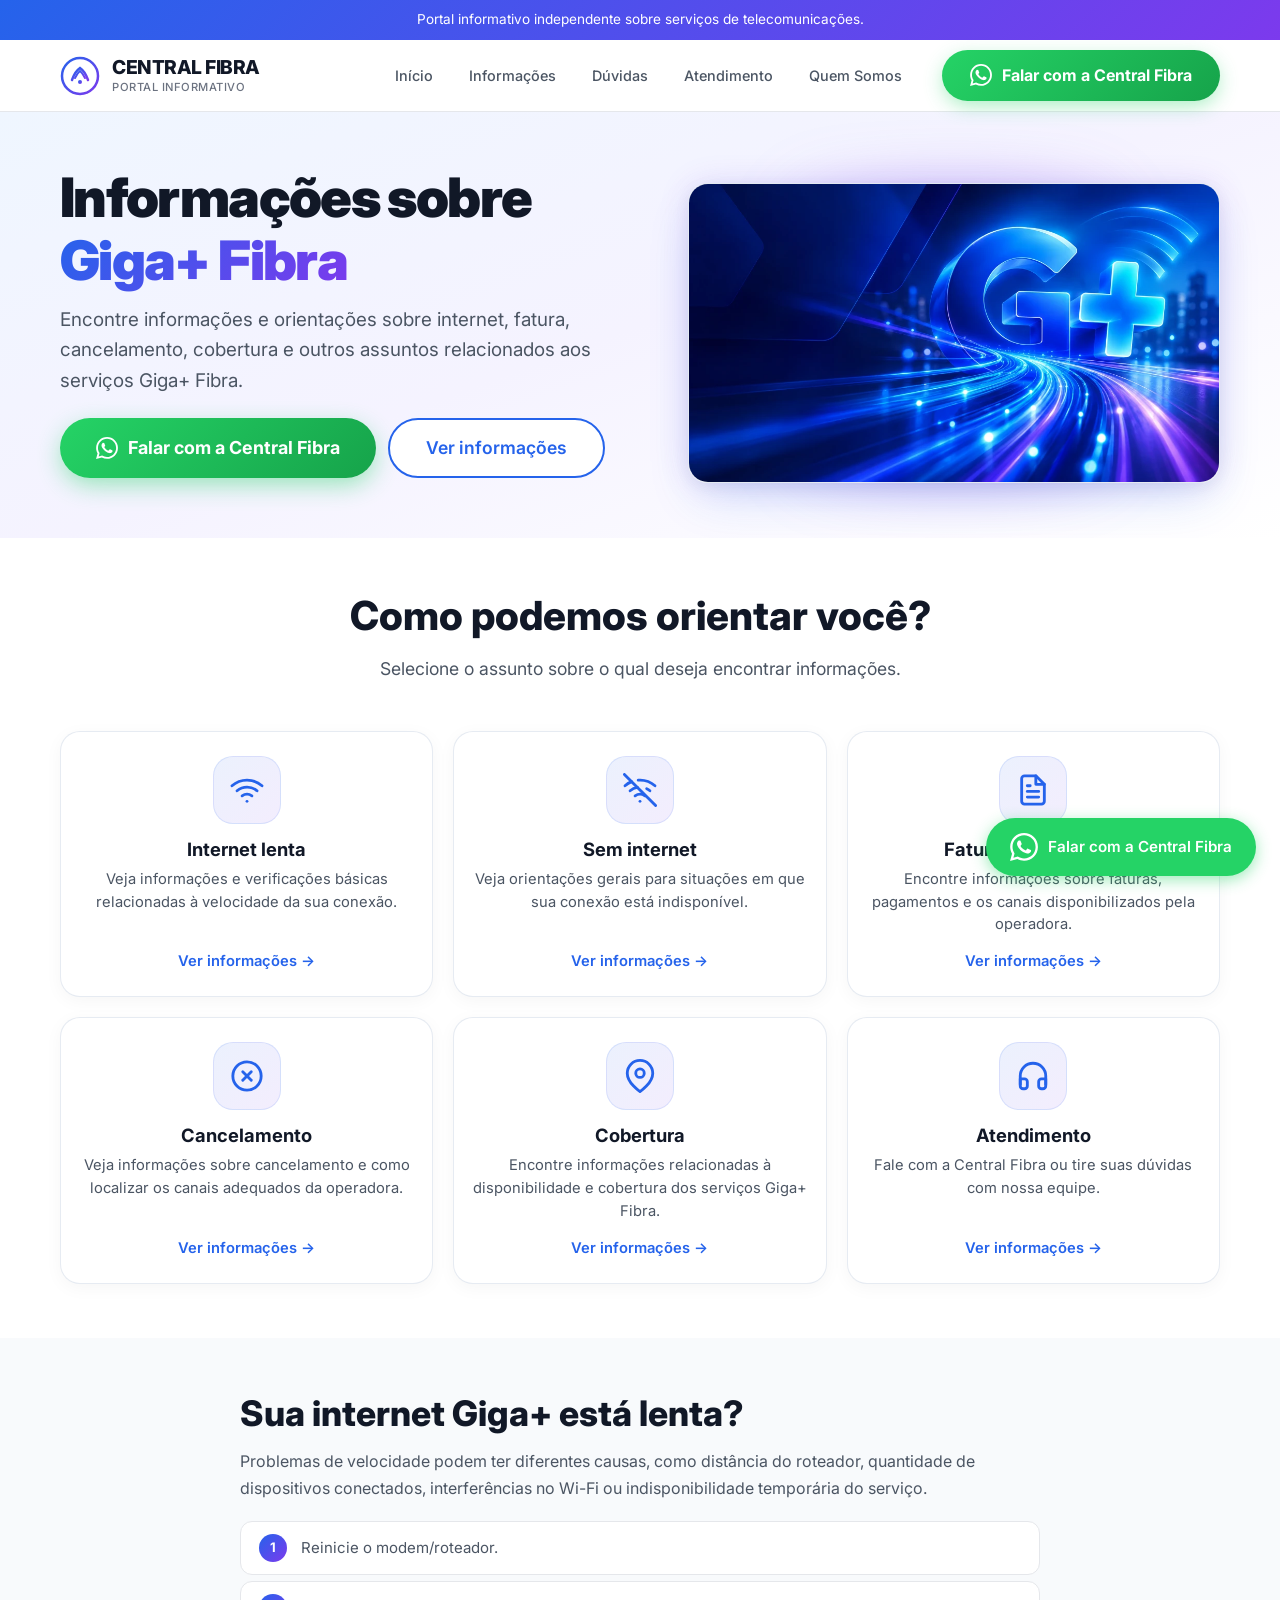
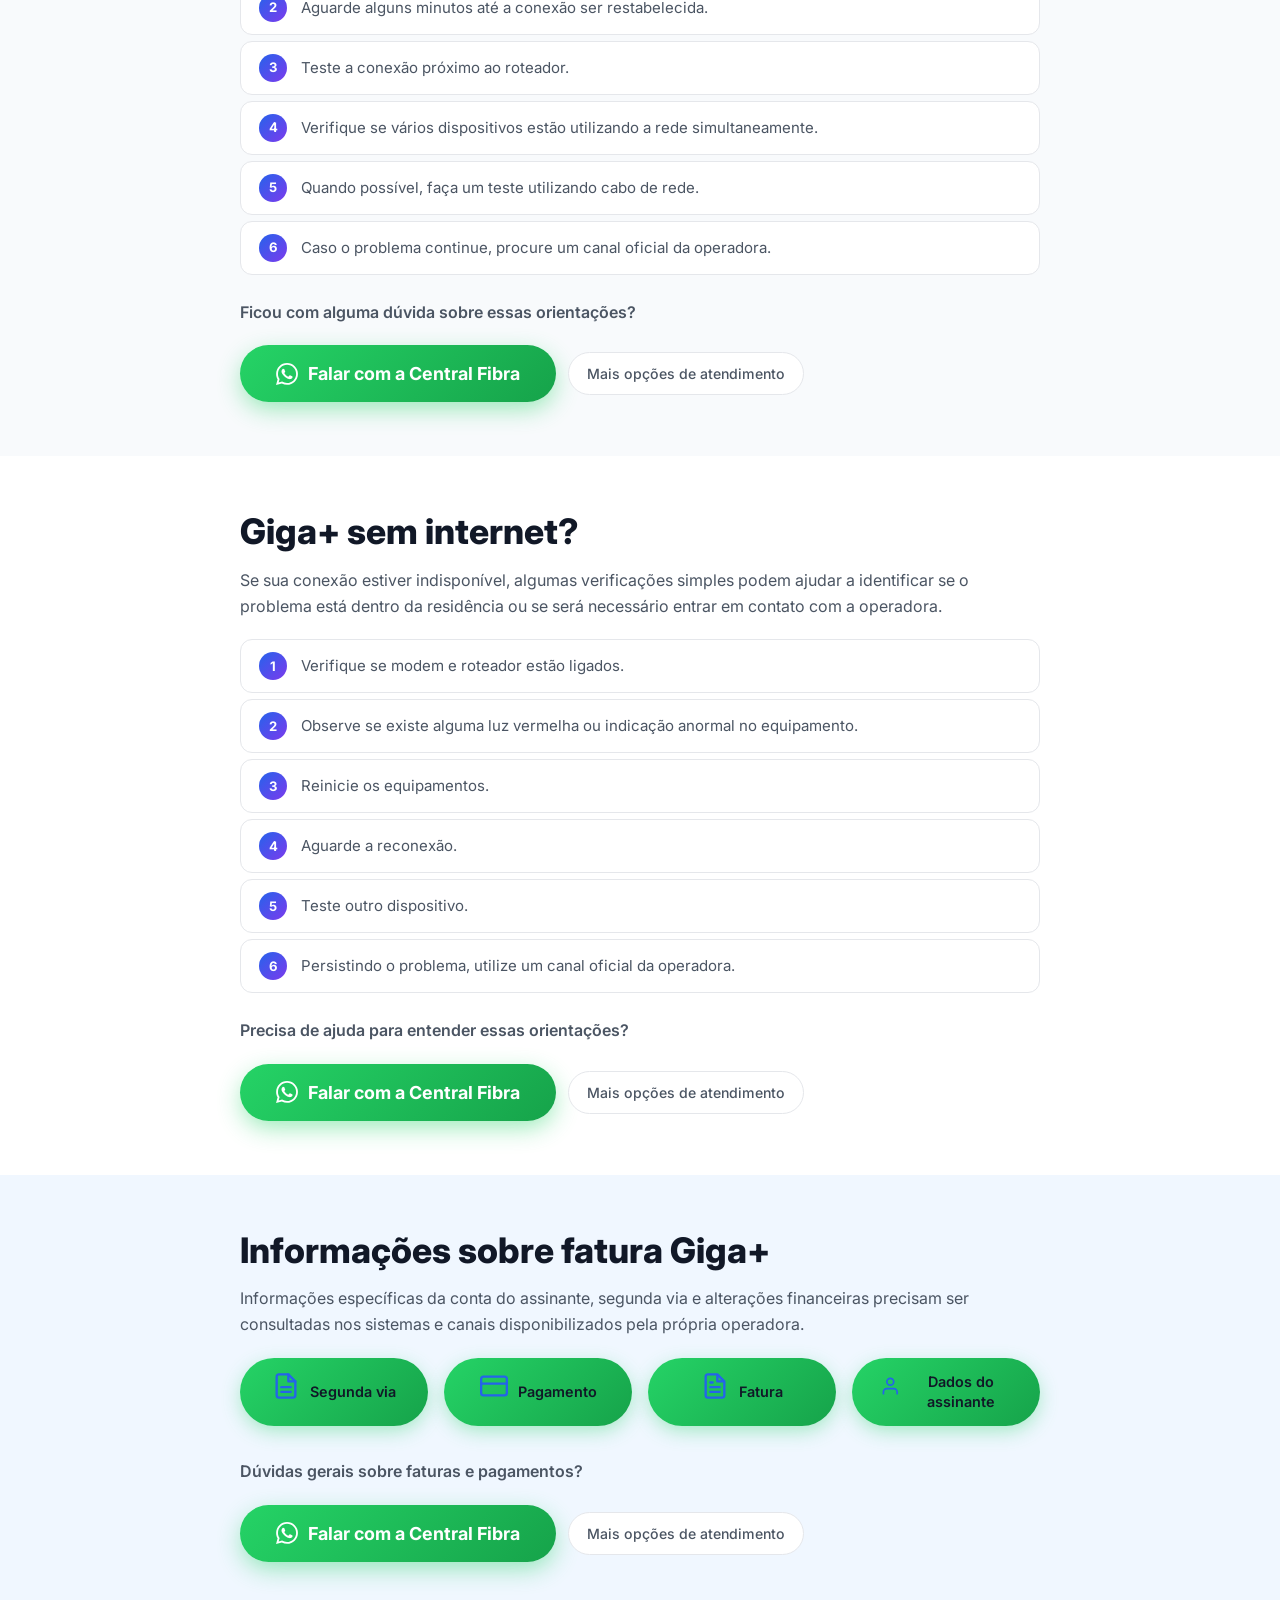
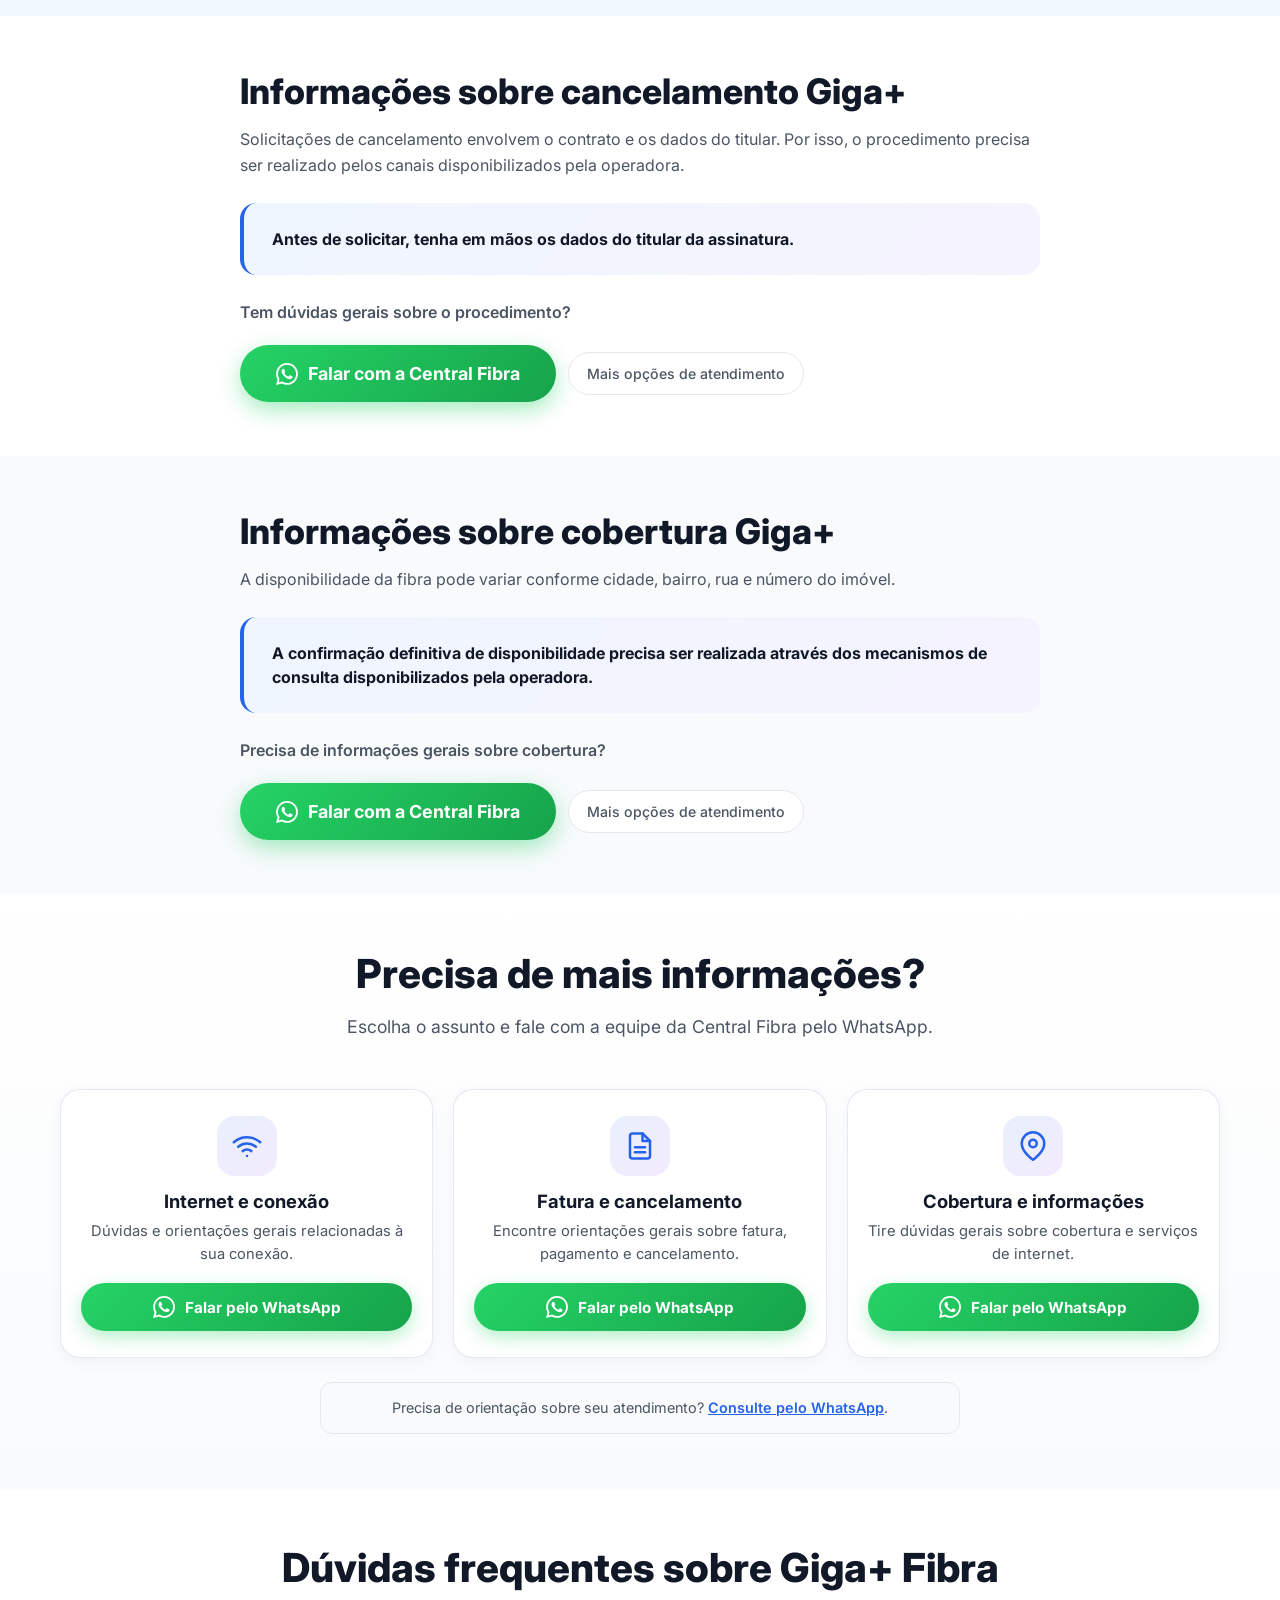
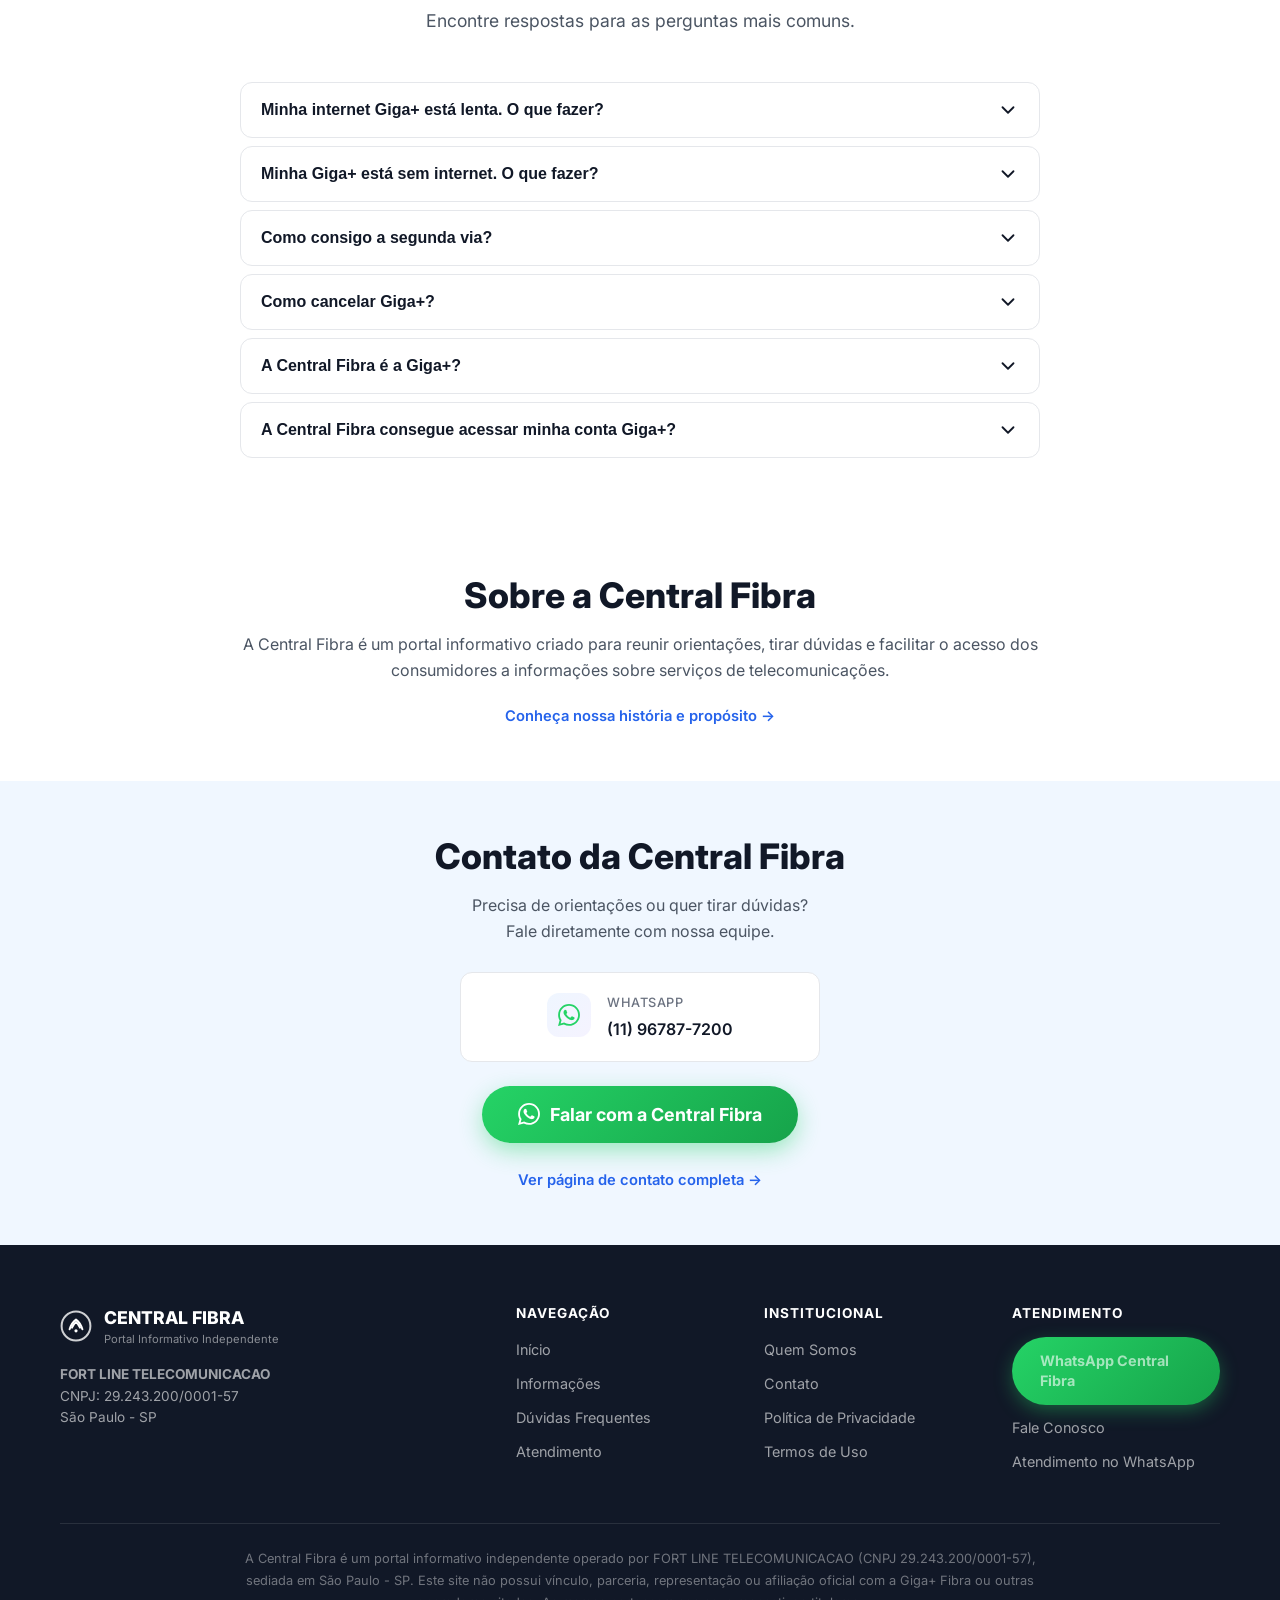
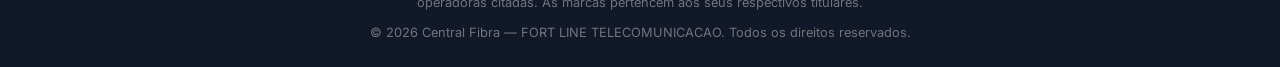
<file: index.html>
<!DOCTYPE html>
<html lang="pt-BR">
<head>
    <meta charset="UTF-8">
    <meta name="viewport" content="width=device-width, initial-scale=1.0">
    <title>Informações sobre Giga+ Fibra | Central Fibra</title>
    <meta name="description" content="Encontre informações e orientações sobre internet, fatura, cancelamento, cobertura e canais de atendimento relacionados à Giga+ Fibra.">
    <meta name="robots" content="index, follow">
    <meta property="og:title" content="Informações sobre Giga+ Fibra | Central Fibra">
    <meta property="og:description" content="Encontre informações e orientações sobre internet, fatura, cancelamento, cobertura e canais de atendimento relacionados à Giga+ Fibra.">
    <meta property="og:image" content="https://studioorvion-lgtm.github.io/central-fibra/assets/images/hero-central-fibra.webp">
    <meta property="og:url" content="https://studioorvion-lgtm.github.io/central-fibra/">
    <meta property="og:type" content="website">
    <link rel="canonical" href="https://studioorvion-lgtm.github.io/central-fibra/">
    <link rel="icon" type="image/svg+xml" href="favicon.svg">

    <!-- Tag Manager and Analytics integration -->
    <link rel="stylesheet" href="styles.css">
</head>
<body>
    <div class="info-banner">
        <div class="container">
            <span class="banner-text-desktop">Portal informativo independente sobre serviços de telecomunicações.</span>
            <span class="banner-text-mobile">Portal informativo independente</span>
        </div>
    </div>

    <header class="header">
        <div class="container">
            <a href="#inicio" class="logo">
                <div class="logo-icon">
                    <svg width="40" height="40" viewBox="0 0 40 40" fill="none" xmlns="http://www.w3.org/2000/svg">
                        <defs>
                            <linearGradient id="logoGrad" x1="0%" y1="0%" x2="100%" y2="100%">
                                <stop offset="0%" stop-color="#2563EB"/>
                                <stop offset="100%" stop-color="#7C3AED"/>
                            </linearGradient>
                        </defs>
                        <circle cx="20" cy="20" r="18" stroke="url(#logoGrad)" stroke-width="2.5" fill="none"/>
                        <path d="M12 24C14 18 17 14 20 12C23 14 26 18 28 24" stroke="url(#logoGrad)" stroke-width="2.5" stroke-linecap="round" fill="none"/>
                        <path d="M15 22C16.5 19 18 16.5 20 15C22 16.5 23.5 19 25 22" stroke="url(#logoGrad)" stroke-width="2" stroke-linecap="round" fill="none"/>
                        <circle cx="20" cy="26" r="2" fill="url(#logoGrad)"/>
                    </svg>
                </div>
                <div class="logo-text">
                    <span class="logo-name">CENTRAL FIBRA</span>
                    <span class="logo-tagline">Portal Informativo</span>
                </div>
            </a>
            <nav class="nav">
                <ul class="nav-links">
                    <li><a href="#inicio" class="nav-link active">Início</a></li>
                    <li><a href="#informacoes" class="nav-link">Informações</a></li>
                    <li><a href="#duvidas" class="nav-link">Dúvidas</a></li>
                    <li><a href="#atendimento" class="nav-link">Atendimento</a></li>
                    <li><a href="quem-somos.html" class="nav-link">Quem Somos</a></li>
                </ul>
                <a href="https://wa.me/5511967877200?text=Ol%C3%A1%21%20Gostaria%20de%20informa%C3%A7%C3%B5es%20sobre%20servi%C3%A7os%20de%20internet." target="_blank" rel="noopener noreferrer" class="whatsapp-cta btn-sm header-cta" data-location="header" data-event="whatsapp_click" aria-label="Falar com a Central Fibra pelo WhatsApp">
                    <svg class="whatsapp-icon" viewBox="0 0 24 24"><path d="M.057 24l1.687-6.163c-1.041-1.804-1.588-3.849-1.587-5.946.003-6.556 5.338-11.891 11.893-11.891 3.181.001 6.167 1.24 8.413 3.488 2.245 2.248 3.481 5.236 3.48 8.414-.003 6.557-5.338 11.892-11.893 11.892-1.99-.001-3.951-.5-5.688-1.448l-6.305 1.654zm6.597-3.807c1.676.995 3.276 1.591 5.392 1.592 5.448 0 9.886-4.434 9.889-9.885.002-5.462-4.415-9.89-9.881-9.892-5.452 0-9.887 4.434-9.889 9.884-.001 2.225.651 3.891 1.746 5.634l-.999 3.648 3.742-.981zm11.387-5.464c-.074-.124-.272-.198-.57-.347-.297-.149-1.758-.868-2.031-.967-.272-.099-.47-.149-.669.149-.198.297-.768.967-.941 1.165-.173.198-.347.223-.644.074-.297-.149-1.255-.462-2.39-1.475-.883-.788-1.48-1.761-1.653-2.059-.173-.297-.018-.458.13-.606.134-.133.297-.347.446-.521.151-.172.2-.296.3-.495.099-.198.05-.372-.025-.521-.075-.148-.669-1.611-.916-2.206-.242-.579-.487-.501-.669-.51l-.57-.01c-.198 0-.52.074-.792.372s-1.04 1.016-1.04 2.479 1.065 2.876 1.213 3.074c.149.198 2.095 3.2 5.076 4.487.709.306 1.263.489 1.694.626.712.226 1.36.194 1.872.118.571-.085 1.758-.719 2.006-1.413.248-.695.248-1.29.173-1.414z"/></svg>
                    <span class="header-cta-text">Falar com a Central Fibra</span>
                </a>
            </nav>
            <button class="hamburger" aria-label="Menu">
                <span></span>
                <span></span>
                <span></span>
            </button>
        </div>
    </header>

    <nav class="mobile-nav">
        <a href="#inicio" class="nav-link">Início</a>
        <a href="#informacoes" class="nav-link">Informações</a>
        <a href="#duvidas" class="nav-link">Dúvidas</a>
        <a href="#atendimento" class="nav-link">Atendimento</a>
        <a href="quem-somos.html" class="nav-link">Quem Somos</a>
        <a href="https://wa.me/5511967877200?text=Ol%C3%A1%21%20Gostaria%20de%20informa%C3%A7%C3%B5es%20sobre%20servi%C3%A7os%20de%20internet." target="_blank" rel="noopener noreferrer" class="whatsapp-cta btn-block" data-location="mobile-nav" data-event="whatsapp_click">
            <svg class="whatsapp-icon" viewBox="0 0 24 24"><path d="M.057 24l1.687-6.163c-1.041-1.804-1.588-3.849-1.587-5.946.003-6.556 5.338-11.891 11.893-11.891 3.181.001 6.167 1.24 8.413 3.488 2.245 2.248 3.481 5.236 3.48 8.414-.003 6.557-5.338 11.892-11.893 11.892-1.99-.001-3.951-.5-5.688-1.448l-6.305 1.654zm6.597-3.807c1.676.995 3.276 1.591 5.392 1.592 5.448 0 9.886-4.434 9.889-9.885.002-5.462-4.415-9.89-9.881-9.892-5.452 0-9.887 4.434-9.889 9.884-.001 2.225.651 3.891 1.746 5.634l-.999 3.648 3.742-.981zm11.387-5.464c-.074-.124-.272-.198-.57-.347-.297-.149-1.758-.868-2.031-.967-.272-.099-.47-.149-.669.149-.198.297-.768.967-.941 1.165-.173.198-.347.223-.644.074-.297-.149-1.255-.462-2.39-1.475-.883-.788-1.48-1.761-1.653-2.059-.173-.297-.018-.458.13-.606.134-.133.297-.347.446-.521.151-.172.2-.296.3-.495.099-.198.05-.372-.025-.521-.075-.148-.669-1.611-.916-2.206-.242-.579-.487-.501-.669-.51l-.57-.01c-.198 0-.52.074-.792.372s-1.04 1.016-1.04 2.479 1.065 2.876 1.213 3.074c.149.198 2.095 3.2 5.076 4.487.709.306 1.263.489 1.694.626.712.226 1.36.194 1.872.118.571-.085 1.758-.719 2.006-1.413.248-.695.248-1.29.173-1.414z"/></svg>
            Falar com a Central Fibra
        </a>
    </nav>

    <div class="overlay"></div>

    <main>
        <!-- HERO SECTION -->
        <section id="inicio" class="hero animate-in">
            <div class="container">
                <div class="hero-content">
                    <h1 class="hero-title">Informações sobre <span class="hero-highlight">Giga+ Fibra</span></h1>
                    <p class="hero-subtitle">Encontre informações e orientações sobre internet, fatura, cancelamento, cobertura e outros assuntos relacionados aos serviços Giga+ Fibra.</p>

                    <div class="hero-buttons">
                        <a href="https://wa.me/5511967877200?text=Ol%C3%A1%21%20Gostaria%20de%20informa%C3%A7%C3%B5es%20sobre%20servi%C3%A7os%20de%20internet." target="_blank" rel="noopener noreferrer" class="whatsapp-cta btn-lg" data-location="hero" data-event="whatsapp_click">
                            <svg class="whatsapp-icon" viewBox="0 0 24 24"><path d="M.057 24l1.687-6.163c-1.041-1.804-1.588-3.849-1.587-5.946.003-6.556 5.338-11.891 11.893-11.891 3.181.001 6.167 1.24 8.413 3.488 2.245 2.248 3.481 5.236 3.48 8.414-.003 6.557-5.338 11.892-11.893 11.892-1.99-.001-3.951-.5-5.688-1.448l-6.305 1.654zm6.597-3.807c1.676.995 3.276 1.591 5.392 1.592 5.448 0 9.886-4.434 9.889-9.885.002-5.462-4.415-9.89-9.881-9.892-5.452 0-9.887 4.434-9.889 9.884-.001 2.225.651 3.891 1.746 5.634l-.999 3.648 3.742-.981zm11.387-5.464c-.074-.124-.272-.198-.57-.347-.297-.149-1.758-.868-2.031-.967-.272-.099-.47-.149-.669.149-.198.297-.768.967-.941 1.165-.173.198-.347.223-.644.074-.297-.149-1.255-.462-2.39-1.475-.883-.788-1.48-1.761-1.653-2.059-.173-.297-.018-.458.13-.606.134-.133.297-.347.446-.521.151-.172.2-.296.3-.495.099-.198.05-.372-.025-.521-.075-.148-.669-1.611-.916-2.206-.242-.579-.487-.501-.669-.51l-.57-.01c-.198 0-.52.074-.792.372s-1.04 1.016-1.04 2.479 1.065 2.876 1.213 3.074c.149.198 2.095 3.2 5.076 4.487.709.306 1.263.489 1.694.626.712.226 1.36.194 1.872.118.571-.085 1.758-.719 2.006-1.413.248-.695.248-1.29.173-1.414z"/></svg>
                            Falar com a Central Fibra
                        </a>
                        <a href="#informacoes" class="btn btn-secondary btn-lg">Ver informações</a>
                    </div>
                </div>

                <div class="hero-image-wrapper">
                    <picture>
                        <source srcset="assets/images/hero-central-fibra.webp" type="image/webp">
                        <img src="assets/images/hero-central-fibra.png" alt="Ilustração tecnológica sobre conectividade e internet" class="hero-image" width="1024" height="575" loading="eager" fetchpriority="high">
                    </picture>
                </div>
            </div>
        </section>

        <!-- MAIN CARDS SECTION -->
        <section id="informacoes" class="section animate-in">
            <div class="container">
                <div class="text-center">
                    <h2 class="section-title">Como podemos orientar você?</h2>
                    <p class="section-subtitle">Selecione o assunto sobre o qual deseja encontrar informações.</p>
                </div>

                <div class="cards-grid">
                    <a href="#internet-lenta" class="card">
                        <div class="card-icon">
                            <svg viewBox="0 0 24 24" stroke="currentColor" fill="none" stroke-width="2" stroke-linecap="round" stroke-linejoin="round">
                                <path d="M5 12.55a11 11 0 0 1 14.08 0"></path>
                                <path d="M1.42 9a16 16 0 0 1 21.16 0"></path>
                                <path d="M8.53 16.11a6 6 0 0 1 6.95 0"></path>
                                <line x1="12" y1="20" x2="12.01" y2="20"></line>
                            </svg>
                        </div>
                        <h3 class="card-title">Internet lenta</h3>
                        <p class="card-description">Veja informações e verificações básicas relacionadas à velocidade da sua conexão.</p>
                        <span class="card-btn">Ver informações &rarr;</span>
                    </a>

                    <a href="#sem-internet" class="card">
                        <div class="card-icon">
                            <svg viewBox="0 0 24 24" stroke="currentColor" fill="none" stroke-width="2" stroke-linecap="round" stroke-linejoin="round">
                                <line x1="1" y1="1" x2="23" y2="23"></line>
                                <path d="M16.72 11.06A10.94 10.94 0 0 1 19 12.55"></path>
                                <path d="M5 12.55a10.94 10.94 0 0 1 5.17-2.39"></path>
                                <path d="M10.71 5.05A16 16 0 0 1 22.58 9"></path>
                                <path d="M1.42 9a15.91 15.91 0 0 1 4.7-2.88"></path>
                                <path d="M8.53 16.11a6 6 0 0 1 6.95 0"></path>
                                <line x1="12" y1="20" x2="12.01" y2="20"></line>
                            </svg>
                        </div>
                        <h3 class="card-title">Sem internet</h3>
                        <p class="card-description">Veja orientações gerais para situações em que sua conexão está indisponível.</p>
                        <span class="card-btn">Ver informações &rarr;</span>
                    </a>

                    <a href="#fatura" class="card">
                        <div class="card-icon">
                            <svg viewBox="0 0 24 24" stroke="currentColor" fill="none" stroke-width="2" stroke-linecap="round" stroke-linejoin="round">
                                <path d="M14 2H6a2 2 0 0 0-2 2v16a2 2 0 0 0 2 2h12a2 2 0 0 0 2-2V8z"></path>
                                <polyline points="14 2 14 8 20 8"></polyline>
                                <line x1="16" y1="13" x2="8" y2="13"></line>
                                <line x1="16" y1="17" x2="8" y2="17"></line>
                                <polyline points="10 9 9 9 8 9"></polyline>
                            </svg>
                        </div>
                        <h3 class="card-title">Fatura e pagamento</h3>
                        <p class="card-description">Encontre informações sobre faturas, pagamentos e os canais disponibilizados pela operadora.</p>
                        <span class="card-btn">Ver informações &rarr;</span>
                    </a>

                    <a href="#cancelamento" class="card">
                        <div class="card-icon">
                            <svg viewBox="0 0 24 24" stroke="currentColor" fill="none" stroke-width="2" stroke-linecap="round" stroke-linejoin="round">
                                <circle cx="12" cy="12" r="10"></circle>
                                <line x1="15" y1="9" x2="9" y2="15"></line>
                                <line x1="9" y1="9" x2="15" y2="15"></line>
                            </svg>
                        </div>
                        <h3 class="card-title">Cancelamento</h3>
                        <p class="card-description">Veja informações sobre cancelamento e como localizar os canais adequados da operadora.</p>
                        <span class="card-btn">Ver informações &rarr;</span>
                    </a>

                    <a href="#cobertura" class="card">
                        <div class="card-icon">
                            <svg viewBox="0 0 24 24" stroke="currentColor" fill="none" stroke-width="2" stroke-linecap="round" stroke-linejoin="round">
                                <path d="M21 10c0 7-9 13-9 13s-9-6-9-13a9 9 0 0 1 18 0z"></path>
                                <circle cx="12" cy="10" r="3"></circle>
                            </svg>
                        </div>
                        <h3 class="card-title">Cobertura</h3>
                        <p class="card-description">Encontre informações relacionadas à disponibilidade e cobertura dos serviços Giga+ Fibra.</p>
                        <span class="card-btn">Ver informações &rarr;</span>
                    </a>

                    <a href="#atendimento" class="card">
                        <div class="card-icon">
                            <svg viewBox="0 0 24 24" stroke="currentColor" fill="none" stroke-width="2" stroke-linecap="round" stroke-linejoin="round">
                                <path d="M3 18v-6a9 9 0 0 1 18 0v6"></path>
                                <path d="M21 19a2 2 0 0 1-2 2h-1a2 2 0 0 1-2-2v-3a2 2 0 0 1 2-2h3zM3 19a2 2 0 0 0 2 2h1a2 2 0 0 0 2-2v-3a2 2 0 0 0-2-2H3z"></path>
                            </svg>
                        </div>
                        <h3 class="card-title">Atendimento</h3>
                        <p class="card-description">Fale com a Central Fibra ou tire suas dúvidas com nossa equipe.</p>
                        <span class="card-btn">Ver informações &rarr;</span>
                    </a>
                </div>
            </div>
        </section>

        <!-- INTERNET LENTA SECTION -->
        <section id="internet-lenta" class="section-alt animate-in">
            <div class="container">
                <div class="content-block">
                    <h2>Sua internet Giga+ está lenta?</h2>
                    <p>Problemas de velocidade podem ter diferentes causas, como distância do roteador, quantidade de dispositivos conectados, interferências no Wi-Fi ou indisponibilidade temporária do serviço.</p>

                    <div class="checklist">
                        <div class="checklist-item">
                            <div class="checklist-number">1</div>
                            <span class="checklist-text">Reinicie o modem/roteador.</span>
                        </div>
                        <div class="checklist-item">
                            <div class="checklist-number">2</div>
                            <span class="checklist-text">Aguarde alguns minutos até a conexão ser restabelecida.</span>
                        </div>
                        <div class="checklist-item">
                            <div class="checklist-number">3</div>
                            <span class="checklist-text">Teste a conexão próximo ao roteador.</span>
                        </div>
                        <div class="checklist-item">
                            <div class="checklist-number">4</div>
                            <span class="checklist-text">Verifique se vários dispositivos estão utilizando a rede simultaneamente.</span>
                        </div>
                        <div class="checklist-item">
                            <div class="checklist-number">5</div>
                            <span class="checklist-text">Quando possível, faça um teste utilizando cabo de rede.</span>
                        </div>
                        <div class="checklist-item">
                            <div class="checklist-number">6</div>
                            <span class="checklist-text">Caso o problema continue, procure um canal oficial da operadora.</span>
                        </div>
                    </div>

                    <p class="cta-question">Ficou com alguma dúvida sobre essas orientações?</p>
                    <div class="cta-group">
                        <a href="https://wa.me/5511967877200?text=Ol%C3%A1%21%20Gostaria%20de%20informa%C3%A7%C3%B5es%20sobre%20minha%20conex%C3%A3o%20de%20internet." target="_blank" rel="noopener noreferrer" class="whatsapp-cta btn-lg" data-location="section-internet-lenta" data-event="whatsapp_click">
                            <svg class="whatsapp-icon" viewBox="0 0 24 24"><path d="M.057 24l1.687-6.163c-1.041-1.804-1.588-3.849-1.587-5.946.003-6.556 5.338-11.891 11.893-11.891 3.181.001 6.167 1.24 8.413 3.488 2.245 2.248 3.481 5.236 3.48 8.414-.003 6.557-5.338 11.892-11.893 11.892-1.99-.001-3.951-.5-5.688-1.448l-6.305 1.654zm6.597-3.807c1.676.995 3.276 1.591 5.392 1.592 5.448 0 9.886-4.434 9.889-9.885.002-5.462-4.415-9.89-9.881-9.892-5.452 0-9.887 4.434-9.889 9.884-.001 2.225.651 3.891 1.746 5.634l-.999 3.648 3.742-.981zm11.387-5.464c-.074-.124-.272-.198-.57-.347-.297-.149-1.758-.868-2.031-.967-.272-.099-.47-.149-.669.149-.198.297-.768.967-.941 1.165-.173.198-.347.223-.644.074-.297-.149-1.255-.462-2.39-1.475-.883-.788-1.48-1.761-1.653-2.059-.173-.297-.018-.458.13-.606.134-.133.297-.347.446-.521.151-.172.2-.296.3-.495.099-.198.05-.372-.025-.521-.075-.148-.669-1.611-.916-2.206-.242-.579-.487-.501-.669-.51l-.57-.01c-.198 0-.52.074-.792.372s-1.04 1.016-1.04 2.479 1.065 2.876 1.213 3.074c.149.198 2.095 3.2 5.076 4.487.709.306 1.263.489 1.694.626.712.226 1.36.194 1.872.118.571-.085 1.758-.719 2.006-1.413.248-.695.248-1.29.173-1.414z"/></svg>
                            Falar com a Central Fibra
                        </a>
                        <a href="#atendimento" class="btn-secondary-subtle">Mais opções de atendimento</a>
                    </div>
                </div>
            </div>
        </section>

        <!-- SEM INTERNET SECTION -->
        <section id="sem-internet" class="section animate-in">
            <div class="container">
                <div class="content-block">
                    <h2>Giga+ sem internet?</h2>
                    <p>Se sua conexão estiver indisponível, algumas verificações simples podem ajudar a identificar se o problema está dentro da residência ou se será necessário entrar em contato com a operadora.</p>

                    <div class="checklist">
                        <div class="checklist-item">
                            <div class="checklist-number">1</div>
                            <span class="checklist-text">Verifique se modem e roteador estão ligados.</span>
                        </div>
                        <div class="checklist-item">
                            <div class="checklist-number">2</div>
                            <span class="checklist-text">Observe se existe alguma luz vermelha ou indicação anormal no equipamento.</span>
                        </div>
                        <div class="checklist-item">
                            <div class="checklist-number">3</div>
                            <span class="checklist-text">Reinicie os equipamentos.</span>
                        </div>
                        <div class="checklist-item">
                            <div class="checklist-number">4</div>
                            <span class="checklist-text">Aguarde a reconexão.</span>
                        </div>
                        <div class="checklist-item">
                            <div class="checklist-number">5</div>
                            <span class="checklist-text">Teste outro dispositivo.</span>
                        </div>
                        <div class="checklist-item">
                            <div class="checklist-number">6</div>
                            <span class="checklist-text">Persistindo o problema, utilize um canal oficial da operadora.</span>
                        </div>
                    </div>

                    <p class="cta-question">Precisa de ajuda para entender essas orientações?</p>
                    <div class="cta-group">
                        <a href="https://wa.me/5511967877200?text=Ol%C3%A1%21%20Gostaria%20de%20informa%C3%A7%C3%B5es%20sobre%20minha%20conex%C3%A3o%20de%20internet." target="_blank" rel="noopener noreferrer" class="whatsapp-cta btn-lg" data-location="section-sem-internet" data-event="whatsapp_click">
                            <svg class="whatsapp-icon" viewBox="0 0 24 24"><path d="M.057 24l1.687-6.163c-1.041-1.804-1.588-3.849-1.587-5.946.003-6.556 5.338-11.891 11.893-11.891 3.181.001 6.167 1.24 8.413 3.488 2.245 2.248 3.481 5.236 3.48 8.414-.003 6.557-5.338 11.892-11.893 11.892-1.99-.001-3.951-.5-5.688-1.448l-6.305 1.654zm6.597-3.807c1.676.995 3.276 1.591 5.392 1.592 5.448 0 9.886-4.434 9.889-9.885.002-5.462-4.415-9.89-9.881-9.892-5.452 0-9.887 4.434-9.889 9.884-.001 2.225.651 3.891 1.746 5.634l-.999 3.648 3.742-.981zm11.387-5.464c-.074-.124-.272-.198-.57-.347-.297-.149-1.758-.868-2.031-.967-.272-.099-.47-.149-.669.149-.198.297-.768.967-.941 1.165-.173.198-.347.223-.644.074-.297-.149-1.255-.462-2.39-1.475-.883-.788-1.48-1.761-1.653-2.059-.173-.297-.018-.458.13-.606.134-.133.297-.347.446-.521.151-.172.2-.296.3-.495.099-.198.05-.372-.025-.521-.075-.148-.669-1.611-.916-2.206-.242-.579-.487-.501-.669-.51l-.57-.01c-.198 0-.52.074-.792.372s-1.04 1.016-1.04 2.479 1.065 2.876 1.213 3.074c.149.198 2.095 3.2 5.076 4.487.709.306 1.263.489 1.694.626.712.226 1.36.194 1.872.118.571-.085 1.758-.719 2.006-1.413.248-.695.248-1.29.173-1.414z"/></svg>
                            Falar com a Central Fibra
                        </a>
                        <a href="#atendimento" class="btn-secondary-subtle">Mais opções de atendimento</a>
                    </div>
                </div>
            </div>
        </section>

        <!-- FATURA SECTION -->
        <section id="fatura" class="section-tint animate-in">
            <div class="container">
                <div class="content-block">
                    <h2>Informações sobre fatura Giga+</h2>
                    <p>Informações específicas da conta do assinante, segunda via e alterações financeiras precisam ser consultadas nos sistemas e canais disponibilizados pela própria operadora.</p>

                    <div class="mini-cards">
                        <a href="https://wa.me/5511967877200?text=Ol%C3%A1%21%20Gostaria%20de%20informa%C3%A7%C3%B5es%20sobre%20fatura." target="_blank" rel="noopener noreferrer" class="mini-card whatsapp-cta" data-location="mini-card-segunda-via" data-event="whatsapp_click">
                            <div class="mini-card-icon">
                                <svg viewBox="0 0 24 24" width="28" height="28" stroke="currentColor" fill="none" stroke-width="2" stroke-linecap="round" stroke-linejoin="round"><path d="M14 2H6a2 2 0 0 0-2 2v16a2 2 0 0 0 2 2h12a2 2 0 0 0 2-2V8z"></path><polyline points="14 2 14 8 20 8"></polyline><line x1="16" y1="13" x2="8" y2="13"></line><line x1="16" y1="17" x2="8" y2="17"></line></svg>
                            </div>
                            <span class="mini-card-label">Segunda via</span>
                        </a>
                        <a href="https://wa.me/5511967877200?text=Ol%C3%A1%21%20Gostaria%20de%20informa%C3%A7%C3%B5es%20sobre%20fatura." target="_blank" rel="noopener noreferrer" class="mini-card whatsapp-cta" data-location="mini-card-pagamento" data-event="whatsapp_click">
                            <div class="mini-card-icon">
                                <svg viewBox="0 0 24 24" width="28" height="28" stroke="currentColor" fill="none" stroke-width="2" stroke-linecap="round" stroke-linejoin="round"><rect x="1" y="4" width="22" height="16" rx="2" ry="2"></rect><line x1="1" y1="10" x2="23" y2="10"></line></svg>
                            </div>
                            <span class="mini-card-label">Pagamento</span>
                        </a>
                        <a href="https://wa.me/5511967877200?text=Ol%C3%A1%21%20Gostaria%20de%20informa%C3%A7%C3%B5es%20sobre%20fatura." target="_blank" rel="noopener noreferrer" class="mini-card whatsapp-cta" data-location="mini-card-fatura" data-event="whatsapp_click">
                            <div class="mini-card-icon">
                                <svg viewBox="0 0 24 24" width="28" height="28" stroke="currentColor" fill="none" stroke-width="2" stroke-linecap="round" stroke-linejoin="round"><path d="M14 2H6a2 2 0 0 0-2 2v16c0 1.1.9 2 2 2h12a2 2 0 0 0 2-2V8l-6-6z"></path><path d="M14 3v5h5M16 13H8M16 17H8M10 9H8"></path></svg>
                            </div>
                            <span class="mini-card-label">Fatura</span>
                        </a>
                        <a href="https://wa.me/5511967877200?text=Ol%C3%A1%21%20Gostaria%20de%20informa%C3%A7%C3%B5es%20sobre%20servi%C3%A7os%20de%20internet." target="_blank" rel="noopener noreferrer" class="mini-card whatsapp-cta" data-location="mini-card-dados" data-event="whatsapp_click">
                            <div class="mini-card-icon">
                                <svg viewBox="0 0 24 24" width="28" height="28" stroke="currentColor" fill="none" stroke-width="2" stroke-linecap="round" stroke-linejoin="round"><path d="M20 21v-2a4 4 0 0 0-4-4H8a4 4 0 0 0-4 4v2"></path><circle cx="12" cy="7" r="4"></circle></svg>
                            </div>
                            <span class="mini-card-label">Dados do assinante</span>
                        </a>
                    </div>

                    <p class="cta-question">Dúvidas gerais sobre faturas e pagamentos?</p>
                    <div class="cta-group">
                        <a href="https://wa.me/5511967877200?text=Ol%C3%A1%21%20Gostaria%20de%20informa%C3%A7%C3%B5es%20sobre%20fatura." target="_blank" rel="noopener noreferrer" class="whatsapp-cta btn-lg" data-location="section-fatura" data-event="whatsapp_click">
                            <svg class="whatsapp-icon" viewBox="0 0 24 24"><path d="M.057 24l1.687-6.163c-1.041-1.804-1.588-3.849-1.587-5.946.003-6.556 5.338-11.891 11.893-11.891 3.181.001 6.167 1.24 8.413 3.488 2.245 2.248 3.481 5.236 3.48 8.414-.003 6.557-5.338 11.892-11.893 11.892-1.99-.001-3.951-.5-5.688-1.448l-6.305 1.654zm6.597-3.807c1.676.995 3.276 1.591 5.392 1.592 5.448 0 9.886-4.434 9.889-9.885.002-5.462-4.415-9.89-9.881-9.892-5.452 0-9.887 4.434-9.889 9.884-.001 2.225.651 3.891 1.746 5.634l-.999 3.648 3.742-.981zm11.387-5.464c-.074-.124-.272-.198-.57-.347-.297-.149-1.758-.868-2.031-.967-.272-.099-.47-.149-.669.149-.198.297-.768.967-.941 1.165-.173.198-.347.223-.644.074-.297-.149-1.255-.462-2.39-1.475-.883-.788-1.48-1.761-1.653-2.059-.173-.297-.018-.458.13-.606.134-.133.297-.347.446-.521.151-.172.2-.296.3-.495.099-.198.05-.372-.025-.521-.075-.148-.669-1.611-.916-2.206-.242-.579-.487-.501-.669-.51l-.57-.01c-.198 0-.52.074-.792.372s-1.04 1.016-1.04 2.479 1.065 2.876 1.213 3.074c.149.198 2.095 3.2 5.076 4.487.709.306 1.263.489 1.694.626.712.226 1.36.194 1.872.118.571-.085 1.758-.719 2.006-1.413.248-.695.248-1.29.173-1.414z"/></svg>
                            Falar com a Central Fibra
                        </a>
                        <a href="#atendimento" class="btn-secondary-subtle">Mais opções de atendimento</a>
                    </div>
                </div>
            </div>
        </section>

        <!-- CANCELAMENTO SECTION -->
        <section id="cancelamento" class="section animate-in">
            <div class="container">
                <div class="content-block">
                    <h2>Informações sobre cancelamento Giga+</h2>
                    <p>Solicitações de cancelamento envolvem o contrato e os dados do titular. Por isso, o procedimento precisa ser realizado pelos canais disponibilizados pela operadora.</p>

                    <div class="highlight-box">
                        <strong>Antes de solicitar, tenha em mãos os dados do titular da assinatura.</strong>
                    </div>

                    <p class="cta-question">Tem dúvidas gerais sobre o procedimento?</p>
                    <div class="cta-group">
                        <a href="https://wa.me/5511967877200?text=Ol%C3%A1%21%20Gostaria%20de%20informa%C3%A7%C3%B5es%20sobre%20cancelamento." target="_blank" rel="noopener noreferrer" class="whatsapp-cta btn-lg" data-location="section-cancelamento" data-event="whatsapp_click">
                            <svg class="whatsapp-icon" viewBox="0 0 24 24"><path d="M.057 24l1.687-6.163c-1.041-1.804-1.588-3.849-1.587-5.946.003-6.556 5.338-11.891 11.893-11.891 3.181.001 6.167 1.24 8.413 3.488 2.245 2.248 3.481 5.236 3.48 8.414-.003 6.557-5.338 11.892-11.893 11.892-1.99-.001-3.951-.5-5.688-1.448l-6.305 1.654zm6.597-3.807c1.676.995 3.276 1.591 5.392 1.592 5.448 0 9.886-4.434 9.889-9.885.002-5.462-4.415-9.89-9.881-9.892-5.452 0-9.887 4.434-9.889 9.884-.001 2.225.651 3.891 1.746 5.634l-.999 3.648 3.742-.981zm11.387-5.464c-.074-.124-.272-.198-.57-.347-.297-.149-1.758-.868-2.031-.967-.272-.099-.47-.149-.669.149-.198.297-.768.967-.941 1.165-.173.198-.347.223-.644.074-.297-.149-1.255-.462-2.39-1.475-.883-.788-1.48-1.761-1.653-2.059-.173-.297-.018-.458.13-.606.134-.133.297-.347.446-.521.151-.172.2-.296.3-.495.099-.198.05-.372-.025-.521-.075-.148-.669-1.611-.916-2.206-.242-.579-.487-.501-.669-.51l-.57-.01c-.198 0-.52.074-.792.372s-1.04 1.016-1.04 2.479 1.065 2.876 1.213 3.074c.149.198 2.095 3.2 5.076 4.487.709.306 1.263.489 1.694.626.712.226 1.36.194 1.872.118.571-.085 1.758-.719 2.006-1.413.248-.695.248-1.29.173-1.414z"/></svg>
                            Falar com a Central Fibra
                        </a>
                        <a href="#atendimento" class="btn-secondary-subtle">Mais opções de atendimento</a>
                    </div>
                </div>
            </div>
        </section>

        <!-- COBERTURA SECTION -->
        <section id="cobertura" class="section-alt animate-in">
            <div class="container">
                <div class="content-block">
                    <h2>Informações sobre cobertura Giga+</h2>
                    <p>A disponibilidade da fibra pode variar conforme cidade, bairro, rua e número do imóvel.</p>

                    <div class="highlight-box">
                        <strong>A confirmação definitiva de disponibilidade precisa ser realizada através dos mecanismos de consulta disponibilizados pela operadora.</strong>
                    </div>

                    <p class="cta-question">Precisa de informações gerais sobre cobertura?</p>
                    <div class="cta-group">
                        <a href="https://wa.me/5511967877200?text=Ol%C3%A1%21%20Gostaria%20de%20informa%C3%A7%C3%B5es%20sobre%20cobertura." target="_blank" rel="noopener noreferrer" class="whatsapp-cta btn-lg" data-location="section-cobertura" data-event="whatsapp_click">
                            <svg class="whatsapp-icon" viewBox="0 0 24 24"><path d="M.057 24l1.687-6.163c-1.041-1.804-1.588-3.849-1.587-5.946.003-6.556 5.338-11.891 11.893-11.891 3.181.001 6.167 1.24 8.413 3.488 2.245 2.248 3.481 5.236 3.48 8.414-.003 6.557-5.338 11.892-11.893 11.892-1.99-.001-3.951-.5-5.688-1.448l-6.305 1.654zm6.597-3.807c1.676.995 3.276 1.591 5.392 1.592 5.448 0 9.886-4.434 9.889-9.885.002-5.462-4.415-9.89-9.881-9.892-5.452 0-9.887 4.434-9.889 9.884-.001 2.225.651 3.891 1.746 5.634l-.999 3.648 3.742-.981zm11.387-5.464c-.074-.124-.272-.198-.57-.347-.297-.149-1.758-.868-2.031-.967-.272-.099-.47-.149-.669.149-.198.297-.768.967-.941 1.165-.173.198-.347.223-.644.074-.297-.149-1.255-.462-2.39-1.475-.883-.788-1.48-1.761-1.653-2.059-.173-.297-.018-.458.13-.606.134-.133.297-.347.446-.521.151-.172.2-.296.3-.495.099-.198.05-.372-.025-.521-.075-.148-.669-1.611-.916-2.206-.242-.579-.487-.501-.669-.51l-.57-.01c-.198 0-.52.074-.792.372s-1.04 1.016-1.04 2.479 1.065 2.876 1.213 3.074c.149.198 2.095 3.2 5.076 4.487.709.306 1.263.489 1.694.626.712.226 1.36.194 1.872.118.571-.085 1.758-.719 2.006-1.413.248-.695.248-1.29.173-1.414z"/></svg>
                            Falar com a Central Fibra
                        </a>
                        <a href="#atendimento" class="btn-secondary-subtle">Mais opções de atendimento</a>
                    </div>
                </div>
            </div>
        </section>

        <!-- ATENDIMENTO COMERCIAL SECTION -->
        <section id="atendimento" class="atendimento-section animate-in">
            <div class="container">
                <div class="text-center">
                    <h2 class="section-title">Precisa de mais informações?</h2>
                    <p class="section-subtitle">Escolha o assunto e fale com a equipe da Central Fibra pelo WhatsApp.</p>
                </div>

                <div class="atendimento-grid">
                    <div class="atendimento-card">
                        <div class="atendimento-card-icon">
                            <svg viewBox="0 0 24 24" stroke="currentColor" fill="none" stroke-width="2" stroke-linecap="round" stroke-linejoin="round">
                                <path d="M5 12.55a11 11 0 0 1 14.08 0"></path>
                                <path d="M1.42 9a16 16 0 0 1 21.16 0"></path>
                                <path d="M8.53 16.11a6 6 0 0 1 6.95 0"></path>
                                <line x1="12" y1="20" x2="12.01" y2="20"></line>
                            </svg>
                        </div>
                        <h3>Internet e conexão</h3>
                        <p>Dúvidas e orientações gerais relacionadas à sua conexão.</p>
                        <a href="https://wa.me/5511967877200?text=Ol%C3%A1%21%20Gostaria%20de%20informa%C3%A7%C3%B5es%20sobre%20minha%20conex%C3%A3o%20de%20internet." target="_blank" rel="noopener noreferrer" class="whatsapp-cta" data-location="section-atendimento-internet" data-event="whatsapp_click">
                            <svg class="whatsapp-icon" viewBox="0 0 24 24"><path d="M.057 24l1.687-6.163c-1.041-1.804-1.588-3.849-1.587-5.946.003-6.556 5.338-11.891 11.893-11.891 3.181.001 6.167 1.24 8.413 3.488 2.245 2.248 3.481 5.236 3.48 8.414-.003 6.557-5.338 11.892-11.893 11.892-1.99-.001-3.951-.5-5.688-1.448l-6.305 1.654zm6.597-3.807c1.676.995 3.276 1.591 5.392 1.592 5.448 0 9.886-4.434 9.889-9.885.002-5.462-4.415-9.89-9.881-9.892-5.452 0-9.887 4.434-9.889 9.884-.001 2.225.651 3.891 1.746 5.634l-.999 3.648 3.742-.981zm11.387-5.464c-.074-.124-.272-.198-.57-.347-.297-.149-1.758-.868-2.031-.967-.272-.099-.47-.149-.669.149-.198.297-.768.967-.941 1.165-.173.198-.347.223-.644.074-.297-.149-1.255-.462-2.39-1.475-.883-.788-1.48-1.761-1.653-2.059-.173-.297-.018-.458.13-.606.134-.133.297-.347.446-.521.151-.172.2-.296.3-.495.099-.198.05-.372-.025-.521-.075-.148-.669-1.611-.916-2.206-.242-.579-.487-.501-.669-.51l-.57-.01c-.198 0-.52.074-.792.372s-1.04 1.016-1.04 2.479 1.065 2.876 1.213 3.074c.149.198 2.095 3.2 5.076 4.487.709.306 1.263.489 1.694.626.712.226 1.36.194 1.872.118.571-.085 1.758-.719 2.006-1.413.248-.695.248-1.29.173-1.414z"/></svg>
                            Falar pelo WhatsApp
                        </a>
                    </div>

                    <div class="atendimento-card">
                        <div class="atendimento-card-icon">
                            <svg viewBox="0 0 24 24" stroke="currentColor" fill="none" stroke-width="2" stroke-linecap="round" stroke-linejoin="round">
                                <path d="M14 2H6a2 2 0 0 0-2 2v16a2 2 0 0 0 2 2h12a2 2 0 0 0 2-2V8z"></path>
                                <polyline points="14 2 14 8 20 8"></polyline>
                                <line x1="16" y1="13" x2="8" y2="13"></line>
                                <line x1="16" y1="17" x2="8" y2="17"></line>
                            </svg>
                        </div>
                        <h3>Fatura e cancelamento</h3>
                        <p>Encontre orientações gerais sobre fatura, pagamento e cancelamento.</p>
                        <a href="https://wa.me/5511967877200?text=Ol%C3%A1%21%20Gostaria%20de%20informa%C3%A7%C3%B5es%20sobre%20fatura." target="_blank" rel="noopener noreferrer" class="whatsapp-cta" data-location="section-atendimento-fatura" data-event="whatsapp_click">
                            <svg class="whatsapp-icon" viewBox="0 0 24 24"><path d="M.057 24l1.687-6.163c-1.041-1.804-1.588-3.849-1.587-5.946.003-6.556 5.338-11.891 11.893-11.891 3.181.001 6.167 1.24 8.413 3.488 2.245 2.248 3.481 5.236 3.48 8.414-.003 6.557-5.338 11.892-11.893 11.892-1.99-.001-3.951-.5-5.688-1.448l-6.305 1.654zm6.597-3.807c1.676.995 3.276 1.591 5.392 1.592 5.448 0 9.886-4.434 9.889-9.885.002-5.462-4.415-9.89-9.881-9.892-5.452 0-9.887 4.434-9.889 9.884-.001 2.225.651 3.891 1.746 5.634l-.999 3.648 3.742-.981zm11.387-5.464c-.074-.124-.272-.198-.57-.347-.297-.149-1.758-.868-2.031-.967-.272-.099-.47-.149-.669.149-.198.297-.768.967-.941 1.165-.173.198-.347.223-.644.074-.297-.149-1.255-.462-2.39-1.475-.883-.788-1.48-1.761-1.653-2.059-.173-.297-.018-.458.13-.606.134-.133.297-.347.446-.521.151-.172.2-.296.3-.495.099-.198.05-.372-.025-.521-.075-.148-.669-1.611-.916-2.206-.242-.579-.487-.501-.669-.51l-.57-.01c-.198 0-.52.074-.792.372s-1.04 1.016-1.04 2.479 1.065 2.876 1.213 3.074c.149.198 2.095 3.2 5.076 4.487.709.306 1.263.489 1.694.626.712.226 1.36.194 1.872.118.571-.085 1.758-.719 2.006-1.413.248-.695.248-1.29.173-1.414z"/></svg>
                            Falar pelo WhatsApp
                        </a>
                    </div>

                    <div class="atendimento-card">
                        <div class="atendimento-card-icon">
                            <svg viewBox="0 0 24 24" stroke="currentColor" fill="none" stroke-width="2" stroke-linecap="round" stroke-linejoin="round">
                                <path d="M21 10c0 7-9 13-9 13s-9-6-9-13a9 9 0 0 1 18 0z"></path>
                                <circle cx="12" cy="10" r="3"></circle>
                            </svg>
                        </div>
                        <h3>Cobertura e informações</h3>
                        <p>Tire dúvidas gerais sobre cobertura e serviços de internet.</p>
                        <a href="https://wa.me/5511967877200?text=Ol%C3%A1%21%20Gostaria%20de%20informa%C3%A7%C3%B5es%20sobre%20cobertura." target="_blank" rel="noopener noreferrer" class="whatsapp-cta" data-location="section-atendimento-cobertura" data-event="whatsapp_click">
                            <svg class="whatsapp-icon" viewBox="0 0 24 24"><path d="M.057 24l1.687-6.163c-1.041-1.804-1.588-3.849-1.587-5.946.003-6.556 5.338-11.891 11.893-11.891 3.181.001 6.167 1.24 8.413 3.488 2.245 2.248 3.481 5.236 3.48 8.414-.003 6.557-5.338 11.892-11.893 11.892-1.99-.001-3.951-.5-5.688-1.448l-6.305 1.654zm6.597-3.807c1.676.995 3.276 1.591 5.392 1.592 5.448 0 9.886-4.434 9.889-9.885.002-5.462-4.415-9.89-9.881-9.892-5.452 0-9.887 4.434-9.889 9.884-.001 2.225.651 3.891 1.746 5.634l-.999 3.648 3.742-.981zm11.387-5.464c-.074-.124-.272-.198-.57-.347-.297-.149-1.758-.868-2.031-.967-.272-.099-.47-.149-.669.149-.198.297-.768.967-.941 1.165-.173.198-.347.223-.644.074-.297-.149-1.255-.462-2.39-1.475-.883-.788-1.48-1.761-1.653-2.059-.173-.297-.018-.458.13-.606.134-.133.297-.347.446-.521.151-.172.2-.296.3-.495.099-.198.05-.372-.025-.521-.075-.148-.669-1.611-.916-2.206-.242-.579-.487-.501-.669-.51l-.57-.01c-.198 0-.52.074-.792.372s-1.04 1.016-1.04 2.479 1.065 2.876 1.213 3.074c.149.198 2.095 3.2 5.076 4.487.709.306 1.263.489 1.694.626.712.226 1.36.194 1.872.118.571-.085 1.758-.719 2.006-1.413.248-.695.248-1.29.173-1.414z"/></svg>
                            Falar pelo WhatsApp
                        </a>
                    </div>
                </div>

                <div class="operator-notice-box">
                    <p>Precisa de orientação sobre seu atendimento? <a href="https://wa.me/5511967877200?text=Ol%C3%A1%21%20Gostaria%20de%20informa%C3%A7%C3%B5es%20sobre%20servi%C3%A7os%20de%20internet." target="_blank" rel="noopener noreferrer">Consulte pelo WhatsApp</a>.</p>
                </div>
            </div>
        </section>

        <!-- FAQ SECTION -->
        <section id="duvidas" class="section animate-in">
            <div class="container">
                <div class="text-center">
                    <h2 class="section-title">Dúvidas frequentes sobre Giga+ Fibra</h2>
                    <p class="section-subtitle">Encontre respostas para as perguntas mais comuns.</p>
                </div>

                <div class="faq-section">
                    <div class="faq-item">
                        <button class="faq-question" aria-expanded="false">
                            Minha internet Giga+ está lenta. O que fazer?
                            <svg class="faq-icon" viewBox="0 0 24 24" stroke="currentColor" fill="none" stroke-width="2" stroke-linecap="round" stroke-linejoin="round"><path d="M6 9l6 6 6-6"/></svg>
                        </button>
                        <div class="faq-answer">
                            <div class="faq-answer-inner">
                                <p>Faça as verificações básicas apresentadas nesta página. Caso o problema persista, será necessário utilizar um canal oficial da operadora para verificar sua conexão.</p>
                            </div>
                        </div>
                    </div>

                    <div class="faq-item">
                        <button class="faq-question" aria-expanded="false">
                            Minha Giga+ está sem internet. O que fazer?
                            <svg class="faq-icon" viewBox="0 0 24 24" stroke="currentColor" fill="none" stroke-width="2" stroke-linecap="round" stroke-linejoin="round"><path d="M6 9l6 6 6-6"/></svg>
                        </button>
                        <div class="faq-answer">
                            <div class="faq-answer-inner">
                                <p>Reinicie os equipamentos, verifique as luzes do modem e teste outros dispositivos. Caso a conexão não retorne, consulte os canais oficiais da operadora.</p>
                            </div>
                        </div>
                    </div>

                    <div class="faq-item">
                        <button class="faq-question" aria-expanded="false">
                            Como consigo a segunda via?
                            <svg class="faq-icon" viewBox="0 0 24 24" stroke="currentColor" fill="none" stroke-width="2" stroke-linecap="round" stroke-linejoin="round"><path d="M6 9l6 6 6-6"/></svg>
                        </button>
                        <div class="faq-answer">
                            <div class="faq-answer-inner">
                                <p>Dados individuais da assinatura e documentos de cobrança precisam ser obtidos pelos sistemas ou canais disponibilizados pela operadora.</p>
                            </div>
                        </div>
                    </div>

                    <div class="faq-item">
                        <button class="faq-question" aria-expanded="false">
                            Como cancelar Giga+?
                            <svg class="faq-icon" viewBox="0 0 24 24" stroke="currentColor" fill="none" stroke-width="2" stroke-linecap="round" stroke-linejoin="round"><path d="M6 9l6 6 6-6"/></svg>
                        </button>
                        <div class="faq-answer">
                            <div class="faq-answer-inner">
                                <p>Como o cancelamento envolve o contrato do assinante, consulte os canais disponibilizados pela própria operadora.</p>
                            </div>
                        </div>
                    </div>

                    <div class="faq-item">
                        <button class="faq-question" aria-expanded="false">
                            A Central Fibra é a Giga+?
                            <svg class="faq-icon" viewBox="0 0 24 24" stroke="currentColor" fill="none" stroke-width="2" stroke-linecap="round" stroke-linejoin="round"><path d="M6 9l6 6 6-6"/></svg>
                        </button>
                        <div class="faq-answer">
                            <div class="faq-answer-inner">
                                <p>Não. A Central Fibra é um portal informativo independente e não possui vínculo, representação ou afiliação oficial com a Giga+ Fibra.</p>
                            </div>
                        </div>
                    </div>

                    <div class="faq-item">
                        <button class="faq-question" aria-expanded="false">
                            A Central Fibra consegue acessar minha conta Giga+?
                            <svg class="faq-icon" viewBox="0 0 24 24" stroke="currentColor" fill="none" stroke-width="2" stroke-linecap="round" stroke-linejoin="round"><path d="M6 9l6 6 6-6"/></svg>
                        </button>
                        <div class="faq-answer">
                            <div class="faq-answer-inner">
                                <p>Não. Este portal não possui acesso aos sistemas internos, cadastro ou contrato dos assinantes da operadora.</p>
                            </div>
                        </div>
                    </div>
                </div>
            </div>
        </section>

        <!-- QUEM SOMOS SECTION -->
        <section id="quem-somos" class="section animate-in">
            <div class="container">
                <div class="content-block text-center">
                    <h2>Sobre a Central Fibra</h2>
                    <p>A Central Fibra é um portal informativo criado para reunir orientações, tirar dúvidas e facilitar o acesso dos consumidores a informações sobre serviços de telecomunicações.</p>
                    <a href="quem-somos.html" class="card-btn">Conheça nossa história e propósito &rarr;</a>
                </div>
            </div>
        </section>

        <!-- CONTATO DO PORTAL SECTION -->
        <section id="contato-portal" class="section-tint animate-in">
            <div class="container">
                <div class="content-block text-center">
                    <h2>Contato da Central Fibra</h2>
                    <p>Precisa de orientações ou quer tirar dúvidas?<br>Fale diretamente com nossa equipe.</p>

                    <div class="contact-info" style="max-width: 360px; margin: 28px auto 24px;">
                        <div class="contact-item" style="justify-content: center; text-align: left;">
                            <div class="contact-item-icon">
                                <svg class="whatsapp-icon" viewBox="0 0 24 24" width="22" height="22" style="fill: #25D366;"><path d="M.057 24l1.687-6.163c-1.041-1.804-1.588-3.849-1.587-5.946.003-6.556 5.338-11.891 11.893-11.891 3.181.001 6.167 1.24 8.413 3.488 2.245 2.248 3.481 5.236 3.48 8.414-.003 6.557-5.338 11.892-11.893 11.892-1.99-.001-3.951-.5-5.688-1.448l-6.305 1.654zm6.597-3.807c1.676.995 3.276 1.591 5.392 1.592 5.448 0 9.886-4.434 9.889-9.885.002-5.462-4.415-9.89-9.881-9.892-5.452 0-9.887 4.434-9.889 9.884-.001 2.225.651 3.891 1.746 5.634l-.999 3.648 3.742-.981zm11.387-5.464c-.074-.124-.272-.198-.57-.347-.297-.149-1.758-.868-2.031-.967-.272-.099-.47-.149-.669.149-.198.297-.768.967-.941 1.165-.173.198-.347.223-.644.074-.297-.149-1.255-.462-2.39-1.475-.883-.788-1.48-1.761-1.653-2.059-.173-.297-.018-.458.13-.606.134-.133.297-.347.446-.521.151-.172.2-.296.3-.495.099-.198.05-.372-.025-.521-.075-.148-.669-1.611-.916-2.206-.242-.579-.487-.501-.669-.51l-.57-.01c-.198 0-.52.074-.792.372s-1.04 1.016-1.04 2.479 1.065 2.876 1.213 3.074c.149.198 2.095 3.2 5.076 4.487.709.306 1.263.489 1.694.626.712.226 1.36.194 1.872.118.571-.085 1.758-.719 2.006-1.413.248-.695.248-1.29.173-1.414z"/></svg>
                            </div>
                            <div>
                                <div class="contact-item-label">WhatsApp</div>
                                <div class="contact-item-value">(11) 96787-7200</div>
                            </div>
                        </div>
                    </div>

                    <div style="margin-bottom: 24px;">
                        <a href="https://wa.me/5511967877200?text=Ol%C3%A1%21%20Gostaria%20de%20informa%C3%A7%C3%B5es%20sobre%20servi%C3%A7os%20de%20internet." target="_blank" rel="noopener noreferrer" class="whatsapp-cta btn-lg" data-location="section-contato" data-event="whatsapp_click">
                            <svg class="whatsapp-icon" viewBox="0 0 24 24"><path d="M.057 24l1.687-6.163c-1.041-1.804-1.588-3.849-1.587-5.946.003-6.556 5.338-11.891 11.893-11.891 3.181.001 6.167 1.24 8.413 3.488 2.245 2.248 3.481 5.236 3.48 8.414-.003 6.557-5.338 11.892-11.893 11.892-1.99-.001-3.951-.5-5.688-1.448l-6.305 1.654zm6.597-3.807c1.676.995 3.276 1.591 5.392 1.592 5.448 0 9.886-4.434 9.889-9.885.002-5.462-4.415-9.89-9.881-9.892-5.452 0-9.887 4.434-9.889 9.884-.001 2.225.651 3.891 1.746 5.634l-.999 3.648 3.742-.981zm11.387-5.464c-.074-.124-.272-.198-.57-.347-.297-.149-1.758-.868-2.031-.967-.272-.099-.47-.149-.669.149-.198.297-.768.967-.941 1.165-.173.198-.347.223-.644.074-.297-.149-1.255-.462-2.39-1.475-.883-.788-1.48-1.761-1.653-2.059-.173-.297-.018-.458.13-.606.134-.133.297-.347.446-.521.151-.172.2-.296.3-.495.099-.198.05-.372-.025-.521-.075-.148-.669-1.611-.916-2.206-.242-.579-.487-.501-.669-.51l-.57-.01c-.198 0-.52.074-.792.372s-1.04 1.016-1.04 2.479 1.065 2.876 1.213 3.074c.149.198 2.095 3.2 5.076 4.487.709.306 1.263.489 1.694.626.712.226 1.36.194 1.872.118.571-.085 1.758-.719 2.006-1.413.248-.695.248-1.29.173-1.414z"/></svg>
                            Falar com a Central Fibra
                        </a>
                    </div>

                    <a href="contato.html" class="card-btn">Ver página de contato completa &rarr;</a>
                </div>
            </div>
        </section>
    </main>

    <div class="whatsapp-float">
        <a href="https://wa.me/5511967877200?text=Ol%C3%A1%21%20Gostaria%20de%20informa%C3%A7%C3%B5es%20sobre%20servi%C3%A7os%20de%20internet." target="_blank" rel="noopener noreferrer" class="whatsapp-float-btn whatsapp-cta" data-location="floating" data-event="whatsapp_click" aria-label="Falar com a Central Fibra pelo WhatsApp">
            <svg class="whatsapp-icon" viewBox="0 0 24 24"><path d="M.057 24l1.687-6.163c-1.041-1.804-1.588-3.849-1.587-5.946.003-6.556 5.338-11.891 11.893-11.891 3.181.001 6.167 1.24 8.413 3.488 2.245 2.248 3.481 5.236 3.48 8.414-.003 6.557-5.338 11.892-11.893 11.892-1.99-.001-3.951-.5-5.688-1.448l-6.305 1.654zm6.597-3.807c1.676.995 3.276 1.591 5.392 1.592 5.448 0 9.886-4.434 9.889-9.885.002-5.462-4.415-9.89-9.881-9.892-5.452 0-9.887 4.434-9.889 9.884-.001 2.225.651 3.891 1.746 5.634l-.999 3.648 3.742-.981zm11.387-5.464c-.074-.124-.272-.198-.57-.347-.297-.149-1.758-.868-2.031-.967-.272-.099-.47-.149-.669.149-.198.297-.768.967-.941 1.165-.173.198-.347.223-.644.074-.297-.149-1.255-.462-2.39-1.475-.883-.788-1.48-1.761-1.653-2.059-.173-.297-.018-.458.13-.606.134-.133.297-.347.446-.521.151-.172.2-.296.3-.495.099-.198.05-.372-.025-.521-.075-.148-.669-1.611-.916-2.206-.242-.579-.487-.501-.669-.51l-.57-.01c-.198 0-.52.074-.792.372s-1.04 1.016-1.04 2.479 1.065 2.876 1.213 3.074c.149.198 2.095 3.2 5.076 4.487.709.306 1.263.489 1.694.626.712.226 1.36.194 1.872.118.571-.085 1.758-.719 2.006-1.413.248-.695.248-1.29.173-1.414z"/></svg>
            <span class="whatsapp-float-label">Falar com a Central Fibra</span>
        </a>
    </div>

    <button class="back-to-top" aria-label="Voltar ao topo">
        <svg width="24" height="24" viewBox="0 0 24 24" fill="none" stroke="currentColor" stroke-width="2" stroke-linecap="round" stroke-linejoin="round"><path d="M18 15l-6-6-6 6"/></svg>
    </button>

    <footer class="footer">
        <div class="container">
            <div class="footer-grid">
                <div class="footer-brand">
                    <a href="#inicio" class="footer-logo">
                        <svg width="32" height="32" viewBox="0 0 40 40" fill="none" xmlns="http://www.w3.org/2000/svg">
                            <circle cx="20" cy="20" r="18" stroke="white" stroke-width="2.5" fill="none" opacity="0.8"/>
                            <path d="M12 24C14 18 17 14 20 12C23 14 26 18 28 24" stroke="white" stroke-width="2.5" stroke-linecap="round" fill="none"/>
                            <path d="M15 22C16.5 19 18 16.5 20 15C22 16.5 23.5 19 25 22" stroke="white" stroke-width="2.5" stroke-linecap="round" fill="none"/>
                            <circle cx="20" cy="26" r="2" fill="white"/>
                        </svg>
                        <div>
                            <div class="footer-logo-name">CENTRAL FIBRA</div>
                            <div class="footer-logo-tagline">Portal Informativo Independente</div>
                        </div>
                    </a>
                    <p class="footer-brand-text"><strong>FORT LINE TELECOMUNICACAO</strong><br>CNPJ: 29.243.200/0001-57<br>São Paulo - SP</p>
                </div>

                <div class="footer-column">
                    <h4>Navegação</h4>
                    <ul class="footer-links">
                        <li><a href="#inicio">Início</a></li>
                        <li><a href="#informacoes">Informações</a></li>
                        <li><a href="#duvidas">Dúvidas Frequentes</a></li>
                        <li><a href="#atendimento">Atendimento</a></li>
                    </ul>
                </div>

                <div class="footer-column">
                    <h4>Institucional</h4>
                    <ul class="footer-links">
                        <li><a href="quem-somos.html">Quem Somos</a></li>
                        <li><a href="contato.html">Contato</a></li>
                        <li><a href="politica-de-privacidade.html">Política de Privacidade</a></li>
                        <li><a href="termos-de-uso.html">Termos de Uso</a></li>
                    </ul>
                </div>

                <div class="footer-column">
                    <h4>Atendimento</h4>
                    <ul class="footer-links">
                        <li><a href="https://wa.me/5511967877200?text=Ol%C3%A1%21%20Gostaria%20de%20informa%C3%A7%C3%B5es%20sobre%20servi%C3%A7os%20de%20internet." target="_blank" rel="noopener noreferrer" class="whatsapp-cta" data-location="footer" data-event="whatsapp_click">WhatsApp Central Fibra</a></li>
                        <li><a href="contato.html">Fale Conosco</a></li>
                        <li><a href="https://wa.me/5511967877200?text=Ol%C3%A1%21%20Gostaria%20de%20informa%C3%A7%C3%B5es%20sobre%20servi%C3%A7os%20de%20internet." target="_blank" rel="noopener noreferrer">Atendimento no WhatsApp</a></li>
                    </ul>
                </div>
            </div>

            <div class="footer-bottom">
                <div class="footer-disclaimer">
                    <p>A Central Fibra é um portal informativo independente operado por FORT LINE TELECOMUNICACAO (CNPJ 29.243.200/0001-57), sediada em São Paulo - SP. Este site não possui vínculo, parceria, representação ou afiliação oficial com a Giga+ Fibra ou outras operadoras citadas. As marcas pertencem aos seus respectivos titulares.</p>
                    <p style="margin-top: 8px;">&copy; <span class="current-year"></span> Central Fibra — FORT LINE TELECOMUNICACAO. Todos os direitos reservados.</p>
                </div>
            </div>
        </div>
    </footer>

    <script src="main.js"></script>
</body>
</html>
</file>
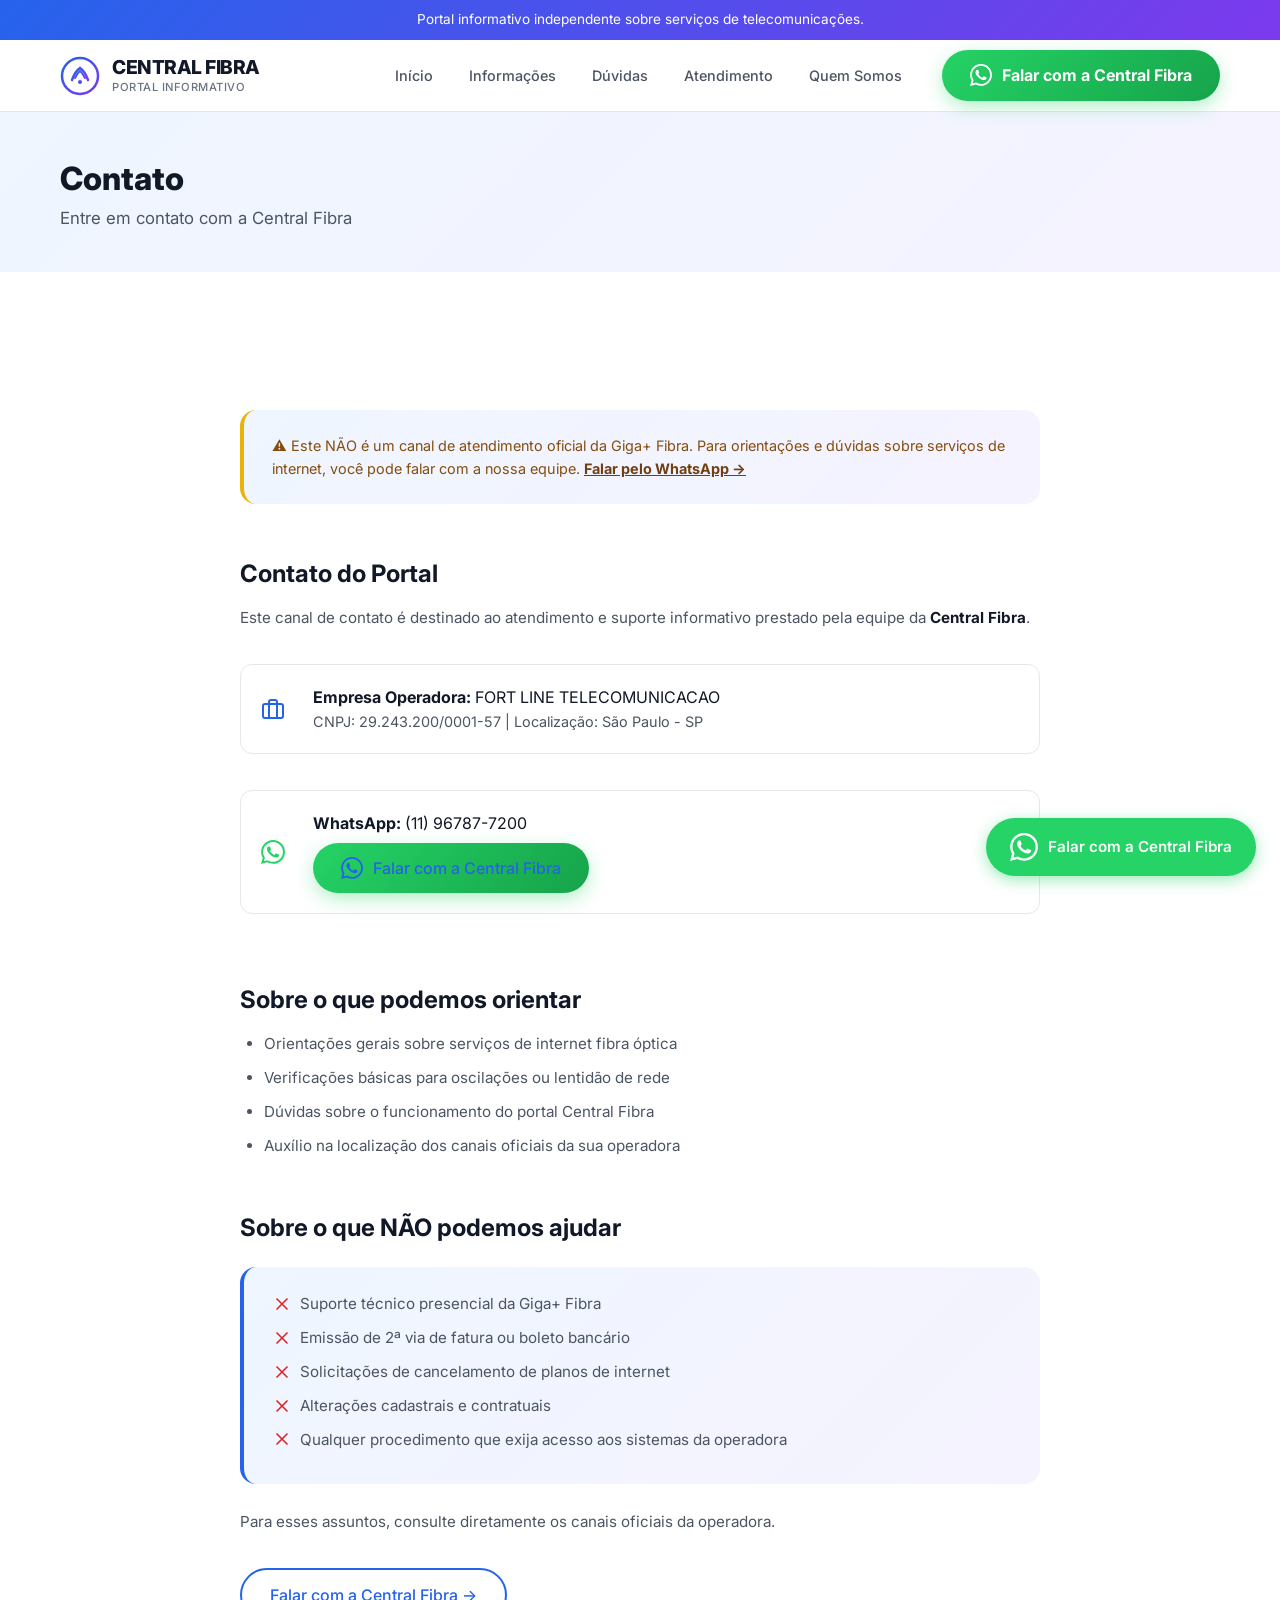
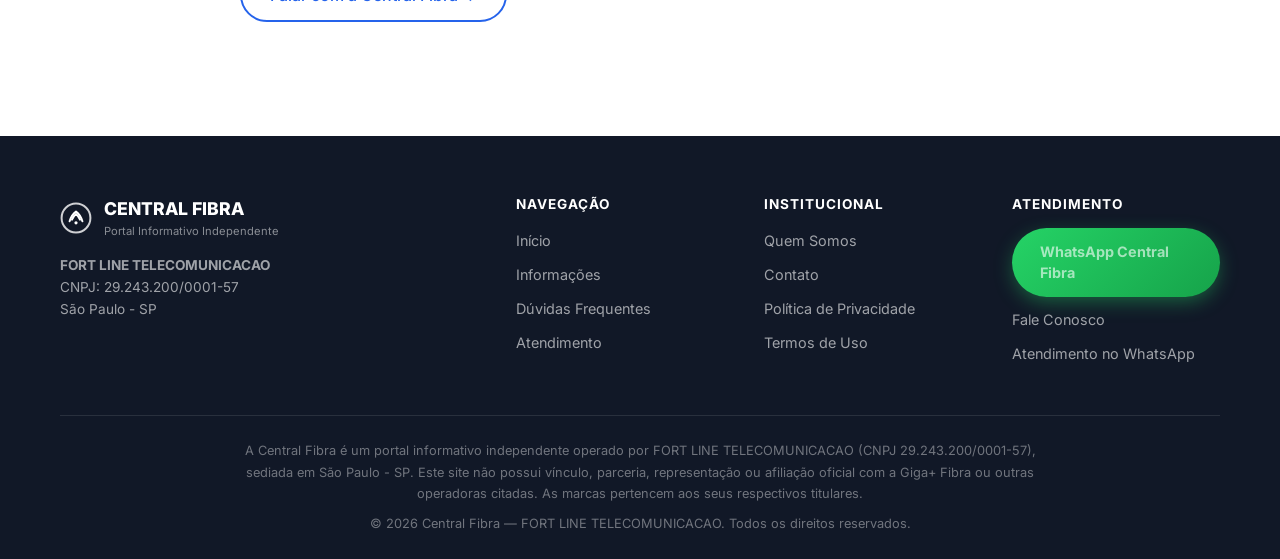
<file: contato.html>
<!DOCTYPE html>
<html lang="pt-BR">
<head>
    <meta charset="UTF-8">
    <meta name="viewport" content="width=device-width, initial-scale=1.0">
    <title>Contato | Central Fibra</title>
    <meta name="description" content="Entre em contato com a Central Fibra. Contato exclusivo para assuntos do portal informativo.">
    <meta name="robots" content="index, follow">
    <meta property="og:title" content="Contato | Central Fibra">
    <meta property="og:description" content="Entre em contato com a Central Fibra. Contato exclusivo para assuntos do portal informativo.">
    <meta property="og:image" content="https://studioorvion-lgtm.github.io/central-fibra/assets/images/hero-central-fibra.webp">
    <meta property="og:url" content="https://studioorvion-lgtm.github.io/central-fibra/contato.html">
    <meta property="og:type" content="website">
    <link rel="canonical" href="https://studioorvion-lgtm.github.io/central-fibra/contato.html">
    <link rel="icon" type="image/svg+xml" href="favicon.svg">
    <link rel="stylesheet" href="styles.css">
</head>
<body>
<div class="info-banner">
    <div class="container">
        <span class="banner-text-desktop">Portal informativo independente sobre serviços de telecomunicações.</span>
        <span class="banner-text-mobile">Portal informativo independente</span>
    </div>
</div>
<header class="header">
    <div class="container">
        <a href="index.html" class="logo">
            <div class="logo-icon">
                <svg width="40" height="40" viewBox="0 0 40 40" fill="none" xmlns="http://www.w3.org/2000/svg">
                    <defs>
                        <linearGradient id="logoGrad" x1="0%" y1="0%" x2="100%" y2="100%">
                            <stop offset="0%" stop-color="#2563EB"/>
                            <stop offset="100%" stop-color="#7C3AED"/>
                        </linearGradient>
                    </defs>
                    <circle cx="20" cy="20" r="18" stroke="url(#logoGrad)" stroke-width="2.5" fill="none"/>
                    <path d="M12 24C14 18 17 14 20 12C23 14 26 18 28 24" stroke="url(#logoGrad)" stroke-width="2.5" stroke-linecap="round" fill="none"/>
                    <path d="M15 22C16.5 19 18 16.5 20 15C22 16.5 23.5 19 25 22" stroke="url(#logoGrad)" stroke-width="2" stroke-linecap="round" fill="none"/>
                    <circle cx="20" cy="26" r="2" fill="url(#logoGrad)"/>
                </svg>
            </div>
            <div class="logo-text">
                <span class="logo-name">CENTRAL FIBRA</span>
                <span class="logo-tagline">Portal Informativo</span>
            </div>
        </a>
        <nav class="nav">
            <ul class="nav-links">
                <li><a href="index.html" class="nav-link">Início</a></li>
                <li><a href="index.html#informacoes" class="nav-link">Informações</a></li>
                <li><a href="index.html#duvidas" class="nav-link">Dúvidas</a></li>
                <li><a href="index.html#atendimento" class="nav-link">Atendimento</a></li>
                <li><a href="quem-somos.html" class="nav-link">Quem Somos</a></li>
            </ul>
            <a href="https://wa.me/5511967877200?text=Ol%C3%A1%21%20Gostaria%20de%20informa%C3%A7%C3%B5es%20sobre%20servi%C3%A7os%20de%20internet." target="_blank" rel="noopener noreferrer" class="whatsapp-cta btn-sm header-cta" data-location="header" data-event="whatsapp_click" aria-label="Falar com a Central Fibra pelo WhatsApp">
                <svg class="whatsapp-icon" viewBox="0 0 24 24"><path d="M.057 24l1.687-6.163c-1.041-1.804-1.588-3.849-1.587-5.946.003-6.556 5.338-11.891 11.893-11.891 3.181.001 6.167 1.24 8.413 3.488 2.245 2.248 3.481 5.236 3.48 8.414-.003 6.557-5.338 11.892-11.893 11.892-1.99-.001-3.951-.5-5.688-1.448l-6.305 1.654zm6.597-3.807c1.676.995 3.276 1.591 5.392 1.592 5.448 0 9.886-4.434 9.889-9.885.002-5.462-4.415-9.89-9.881-9.892-5.452 0-9.887 4.434-9.889 9.884-.001 2.225.651 3.891 1.746 5.634l-.999 3.648 3.742-.981zm11.387-5.464c-.074-.124-.272-.198-.57-.347-.297-.149-1.758-.868-2.031-.967-.272-.099-.47-.149-.669.149-.198.297-.768.967-.941 1.165-.173.198-.347.223-.644.074-.297-.149-1.255-.462-2.39-1.475-.883-.788-1.48-1.761-1.653-2.059-.173-.297-.018-.458.13-.606.134-.133.297-.347.446-.521.151-.172.2-.296.3-.495.099-.198.05-.372-.025-.521-.075-.148-.669-1.611-.916-2.206-.242-.579-.487-.501-.669-.51l-.57-.01c-.198 0-.52.074-.792.372s-1.04 1.016-1.04 2.479 1.065 2.876 1.213 3.074c.149.198 2.095 3.2 5.076 4.487.709.306 1.263.489 1.694.626.712.226 1.36.194 1.872.118.571-.085 1.758-.719 2.006-1.413.248-.695.248-1.29.173-1.414z"/></svg>
                <span class="header-cta-text">Falar com a Central Fibra</span>
            </a>
        </nav>
        <button class="hamburger" aria-label="Menu">
            <span></span>
            <span></span>
            <span></span>
        </button>
    </div>
</header>

<nav class="mobile-nav">
    <a href="index.html" class="nav-link">Início</a>
    <a href="index.html#informacoes" class="nav-link">Informações</a>
    <a href="index.html#duvidas" class="nav-link">Dúvidas</a>
    <a href="index.html#atendimento" class="nav-link">Atendimento</a>
    <a href="quem-somos.html" class="nav-link">Quem Somos</a>
    <a href="https://wa.me/5511967877200?text=Ol%C3%A1%21%20Gostaria%20de%20informa%C3%A7%C3%B5es%20sobre%20servi%C3%A7os%20de%20internet." target="_blank" rel="noopener noreferrer" class="whatsapp-cta btn-block" data-location="mobile-nav" data-event="whatsapp_click">
        <svg class="whatsapp-icon" viewBox="0 0 24 24"><path d="M.057 24l1.687-6.163c-1.041-1.804-1.588-3.849-1.587-5.946.003-6.556 5.338-11.891 11.893-11.891 3.181.001 6.167 1.24 8.413 3.488 2.245 2.248 3.481 5.236 3.48 8.414-.003 6.557-5.338 11.892-11.893 11.892-1.99-.001-3.951-.5-5.688-1.448l-6.305 1.654zm6.597-3.807c1.676.995 3.276 1.591 5.392 1.592 5.448 0 9.886-4.434 9.889-9.885.002-5.462-4.415-9.89-9.881-9.892-5.452 0-9.887 4.434-9.889 9.884-.001 2.225.651 3.891 1.746 5.634l-.999 3.648 3.742-.981zm11.387-5.464c-.074-.124-.272-.198-.57-.347-.297-.149-1.758-.868-2.031-.967-.272-.099-.47-.149-.669.149-.198.297-.768.967-.941 1.165-.173.198-.347.223-.644.074-.297-.149-1.255-.462-2.39-1.475-.883-.788-1.48-1.761-1.653-2.059-.173-.297-.018-.458.13-.606.134-.133.297-.347.446-.521.151-.172.2-.296.3-.495.099-.198.05-.372-.025-.521-.075-.148-.669-1.611-.916-2.206-.242-.579-.487-.501-.669-.51l-.57-.01c-.198 0-.52.074-.792.372s-1.04 1.016-1.04 2.479 1.065 2.876 1.213 3.074c.149.198 2.095 3.2 5.076 4.487.709.306 1.263.489 1.694.626.712.226 1.36.194 1.872.118.571-.085 1.758-.719 2.006-1.413.248-.695.248-1.29.173-1.414z"/></svg>
        Falar com a Central Fibra
    </a>
</nav>

<div class="overlay"></div>

<main>
    <section class="page-header">
        <div class="container">
            <h1>Contato</h1>
            <p>Entre em contato com a Central Fibra</p>
        </div>
    </section>
    
    <section class="section">
        <div class="container">
            <div class="page-content">
                <div class="contact-warning highlight-box" style="border-left: 4px solid #eab308; background-color: #fef9c3; color: #854d0e;">
                    ⚠️ Este NÃO é um canal de atendimento oficial da Giga+ Fibra. Para orientações e dúvidas sobre serviços de internet, você pode falar com a nossa equipe. <a href="https://wa.me/5511967877200?text=Ol%C3%A1%21%20Gostaria%20de%20informa%C3%A7%C3%B5es%20sobre%20servi%C3%A7os%20de%20internet." target="_blank" rel="noopener noreferrer" style="color: #713f12; font-weight: bold; text-decoration: underline;">Falar pelo WhatsApp →</a>
                </div>

                <h2>Contato do Portal</h2>
                <p>Este canal de contato é destinado ao atendimento e suporte informativo prestado pela equipe da <strong>Central Fibra</strong>.</p>
                
                <div class="contact-info" style="margin: 2rem 0;">
                    <div class="contact-item" style="display: flex; align-items: center; margin-bottom: 1rem;">
                        <svg width="24" height="24" viewBox="0 0 24 24" fill="none" stroke="#2563EB" stroke-width="2" stroke-linecap="round" stroke-linejoin="round" style="margin-right: 12px;"><rect x="2" y="7" width="20" height="14" rx="2" ry="2"></rect><path d="M16 21V5a2 2 0 0 0-2-2h-4a2 2 0 0 0-2 2v16"></path></svg>
                        <div>
                            <strong>Empresa Operadora:</strong> FORT LINE TELECOMUNICACAO<br>
                            <span style="font-size: 0.9rem; color: var(--text-secondary);">CNPJ: 29.243.200/0001-57 | Localização: São Paulo - SP</span>
                        </div>
                    </div>
                    <div class="contact-item" style="display: flex; align-items: center; margin-bottom: 1rem;">
                        <svg class="whatsapp-icon" width="24" height="24" viewBox="0 0 24 24" fill="#25D366" style="margin-right: 12px;"><path d="M.057 24l1.687-6.163c-1.041-1.804-1.588-3.849-1.587-5.946.003-6.556 5.338-11.891 11.893-11.891 3.181.001 6.167 1.24 8.413 3.488 2.245 2.248 3.481 5.236 3.48 8.414-.003 6.557-5.338 11.892-11.893 11.892-1.99-.001-3.951-.5-5.688-1.448l-6.305 1.654zm6.597-3.807c1.676.995 3.276 1.591 5.392 1.592 5.448 0 9.886-4.434 9.889-9.885.002-5.462-4.415-9.89-9.881-9.892-5.452 0-9.887 4.434-9.889 9.884-.001 2.225.651 3.891 1.746 5.634l-.999 3.648 3.742-.981zm11.387-5.464c-.074-.124-.272-.198-.57-.347-.297-.149-1.758-.868-2.031-.967-.272-.099-.47-.149-.669.149-.198.297-.768.967-.941 1.165-.173.198-.347.223-.644.074-.297-.149-1.255-.462-2.39-1.475-.883-.788-1.48-1.761-1.653-2.059-.173-.297-.018-.458.13-.606.134-.133.297-.347.446-.521.151-.172.2-.296.3-.495.099-.198.05-.372-.025-.521-.075-.148-.669-1.611-.916-2.206-.242-.579-.487-.501-.669-.51l-.57-.01c-.198 0-.52.074-.792.372s-1.04 1.016-1.04 2.479 1.065 2.876 1.213 3.074c.149.198 2.095 3.2 5.076 4.487.709.306 1.263.489 1.694.626.712.226 1.36.194 1.872.118.571-.085 1.758-.719 2.006-1.413.248-.695.248-1.29.173-1.414z"/></svg>
                        <div>
                            <strong>WhatsApp:</strong> (11) 96787-7200
                            <div style="margin-top: 8px;">
                                <a href="https://wa.me/5511967877200?text=Ol%C3%A1%21%20Gostaria%20de%20informa%C3%A7%C3%B5es%20sobre%20servi%C3%A7os%20de%20internet." target="_blank" rel="noopener noreferrer" class="whatsapp-cta" data-location="contato-page" data-event="whatsapp_click">
                                    <svg class="whatsapp-icon" viewBox="0 0 24 24"><path d="M.057 24l1.687-6.163c-1.041-1.804-1.588-3.849-1.587-5.946.003-6.556 5.338-11.891 11.893-11.891 3.181.001 6.167 1.24 8.413 3.488 2.245 2.248 3.481 5.236 3.48 8.414-.003 6.557-5.338 11.892-11.893 11.892-1.99-.001-3.951-.5-5.688-1.448l-6.305 1.654zm6.597-3.807c1.676.995 3.276 1.591 5.392 1.592 5.448 0 9.886-4.434 9.889-9.885.002-5.462-4.415-9.89-9.881-9.892-5.452 0-9.887 4.434-9.889 9.884-.001 2.225.651 3.891 1.746 5.634l-.999 3.648 3.742-.981zm11.387-5.464c-.074-.124-.272-.198-.57-.347-.297-.149-1.758-.868-2.031-.967-.272-.099-.47-.149-.669.149-.198.297-.768.967-.941 1.165-.173.198-.347.223-.644.074-.297-.149-1.255-.462-2.39-1.475-.883-.788-1.48-1.761-1.653-2.059-.173-.297-.018-.458.13-.606.134-.133.297-.347.446-.521.151-.172.2-.296.3-.495.099-.198.05-.372-.025-.521-.075-.148-.669-1.611-.916-2.206-.242-.579-.487-.501-.669-.51l-.57-.01c-.198 0-.52.074-.792.372s-1.04 1.016-1.04 2.479 1.065 2.876 1.213 3.074c.149.198 2.095 3.2 5.076 4.487.709.306 1.263.489 1.694.626.712.226 1.36.194 1.872.118.571-.085 1.758-.719 2.006-1.413.248-.695.248-1.29.173-1.414z"/></svg>
                                    Falar com a Central Fibra
                                </a>
                            </div>
                        </div>
                    </div>
                </div>

                <h2>Sobre o que podemos orientar</h2>
                <ul>
                    <li>Orientações gerais sobre serviços de internet fibra óptica</li>
                    <li>Verificações básicas para oscilações ou lentidão de rede</li>
                    <li>Dúvidas sobre o funcionamento do portal Central Fibra</li>
                    <li>Auxílio na localização dos canais oficiais da sua operadora</li>
                </ul>

                <h2>Sobre o que NÃO podemos ajudar</h2>
                <div class="highlight-box">
                    <ul style="list-style: none; padding-left: 0;">
                        <li style="margin-bottom: 8px;"><svg width="20" height="20" viewBox="0 0 24 24" fill="none" stroke="#dc2626" stroke-width="2" stroke-linecap="round" stroke-linejoin="round" style="vertical-align: middle; margin-right: 8px;"><line x1="18" y1="6" x2="6" y2="18"></line><line x1="6" y1="6" x2="18" y2="18"></line></svg> Suporte técnico presencial da Giga+ Fibra</li>
                        <li style="margin-bottom: 8px;"><svg width="20" height="20" viewBox="0 0 24 24" fill="none" stroke="#dc2626" stroke-width="2" stroke-linecap="round" stroke-linejoin="round" style="vertical-align: middle; margin-right: 8px;"><line x1="18" y1="6" x2="6" y2="18"></line><line x1="6" y1="6" x2="18" y2="18"></line></svg> Emissão de 2ª via de fatura ou boleto bancário</li>
                        <li style="margin-bottom: 8px;"><svg width="20" height="20" viewBox="0 0 24 24" fill="none" stroke="#dc2626" stroke-width="2" stroke-linecap="round" stroke-linejoin="round" style="vertical-align: middle; margin-right: 8px;"><line x1="18" y1="6" x2="6" y2="18"></line><line x1="6" y1="6" x2="18" y2="18"></line></svg> Solicitações de cancelamento de planos de internet</li>
                        <li style="margin-bottom: 8px;"><svg width="20" height="20" viewBox="0 0 24 24" fill="none" stroke="#dc2626" stroke-width="2" stroke-linecap="round" stroke-linejoin="round" style="vertical-align: middle; margin-right: 8px;"><line x1="18" y1="6" x2="6" y2="18"></line><line x1="6" y1="6" x2="18" y2="18"></line></svg> Alterações cadastrais e contratuais</li>
                        <li><svg width="20" height="20" viewBox="0 0 24 24" fill="none" stroke="#dc2626" stroke-width="2" stroke-linecap="round" stroke-linejoin="round" style="vertical-align: middle; margin-right: 8px;"><line x1="18" y1="6" x2="6" y2="18"></line><line x1="6" y1="6" x2="18" y2="18"></line></svg> Qualquer procedimento que exija acesso aos sistemas da operadora</li>
                    </ul>
                </div>
                <p>Para esses assuntos, consulte diretamente os canais oficiais da operadora.</p>
                <a href="https://wa.me/5511967877200?text=Ol%C3%A1%21%20Gostaria%20de%20informa%C3%A7%C3%B5es%20sobre%20servi%C3%A7os%20de%20internet." target="_blank" rel="noopener noreferrer" class="btn btn-secondary" style="margin-top: 1rem; display: inline-block;">Falar com a Central Fibra &rarr;</a>
            </div>
        </div>
    </section>
</main>

<footer class="footer">
    <div class="container">
        <div class="footer-grid">
            <div class="footer-brand">
                <a href="index.html" class="footer-logo">
                    <svg width="32" height="32" viewBox="0 0 40 40" fill="none" xmlns="http://www.w3.org/2000/svg">
                        <circle cx="20" cy="20" r="18" stroke="white" stroke-width="2.5" fill="none" opacity="0.8"/>
                        <path d="M12 24C14 18 17 14 20 12C23 14 26 18 28 24" stroke="white" stroke-width="2.5" stroke-linecap="round" fill="none"/>
                        <path d="M15 22C16.5 19 18 16.5 20 15C22 16.5 23.5 19 25 22" stroke="white" stroke-width="2.5" stroke-linecap="round" fill="none"/>
                        <circle cx="20" cy="26" r="2" fill="white"/>
                    </svg>
                    <div>
                        <div class="footer-logo-name">CENTRAL FIBRA</div>
                        <div class="footer-logo-tagline">Portal Informativo Independente</div>
                    </div>
                </a>
                <p class="footer-brand-text"><strong>FORT LINE TELECOMUNICACAO</strong><br>CNPJ: 29.243.200/0001-57<br>São Paulo - SP</p>
            </div>
            <div class="footer-column">
                <h4>Navegação</h4>
                <ul class="footer-links">
                    <li><a href="index.html">Início</a></li>
                    <li><a href="index.html#informacoes">Informações</a></li>
                    <li><a href="index.html#duvidas">Dúvidas Frequentes</a></li>
                    <li><a href="index.html#atendimento">Atendimento</a></li>
                </ul>
            </div>
            <div class="footer-column">
                <h4>Institucional</h4>
                <ul class="footer-links">
                    <li><a href="quem-somos.html">Quem Somos</a></li>
                    <li><a href="contato.html">Contato</a></li>
                    <li><a href="politica-de-privacidade.html">Política de Privacidade</a></li>
                    <li><a href="termos-de-uso.html">Termos de Uso</a></li>
                </ul>
            </div>
            <div class="footer-column">
                <h4>Atendimento</h4>
                <ul class="footer-links">
                    <li><a href="https://wa.me/5511967877200?text=Ol%C3%A1%21%20Gostaria%20de%20informa%C3%A7%C3%B5es%20sobre%20servi%C3%A7os%20de%20internet." target="_blank" rel="noopener noreferrer" class="whatsapp-cta" data-location="footer" data-event="whatsapp_click">WhatsApp Central Fibra</a></li>
                    <li><a href="contato.html">Fale Conosco</a></li>
                    <li><a href="https://wa.me/5511967877200?text=Ol%C3%A1%21%20Gostaria%20de%20informa%C3%A7%C3%B5es%20sobre%20servi%C3%A7os%20de%20internet." target="_blank" rel="noopener noreferrer">Atendimento no WhatsApp</a></li>
                </ul>
            </div>
        </div>
        <div class="footer-bottom">
            <div class="footer-disclaimer">
                <p>A Central Fibra é um portal informativo independente operado por FORT LINE TELECOMUNICACAO (CNPJ 29.243.200/0001-57), sediada em São Paulo - SP. Este site não possui vínculo, parceria, representação ou afiliação oficial com a Giga+ Fibra ou outras operadoras citadas. As marcas pertencem aos seus respectivos titulares.</p>
                <p style="margin-top: 8px;">&copy; <span class="current-year"></span> Central Fibra — FORT LINE TELECOMUNICACAO. Todos os direitos reservados.</p>
            </div>
        </div>
    </div>
</footer>

<div class="whatsapp-float">
    <a href="https://wa.me/5511967877200?text=Ol%C3%A1%21%20Gostaria%20de%20informa%C3%A7%C3%B5es%20sobre%20servi%C3%A7os%20de%20internet." target="_blank" rel="noopener noreferrer" class="whatsapp-float-btn whatsapp-cta" data-location="floating" data-event="whatsapp_click" aria-label="Falar com a Central Fibra pelo WhatsApp">
        <svg class="whatsapp-icon" viewBox="0 0 24 24"><path d="M.057 24l1.687-6.163c-1.041-1.804-1.588-3.849-1.587-5.946.003-6.556 5.338-11.891 11.893-11.891 3.181.001 6.167 1.24 8.413 3.488 2.245 2.248 3.481 5.236 3.48 8.414-.003 6.557-5.338 11.892-11.893 11.892-1.99-.001-3.951-.5-5.688-1.448l-6.305 1.654zm6.597-3.807c1.676.995 3.276 1.591 5.392 1.592 5.448 0 9.886-4.434 9.889-9.885.002-5.462-4.415-9.89-9.881-9.892-5.452 0-9.887 4.434-9.889 9.884-.001 2.225.651 3.891 1.746 5.634l-.999 3.648 3.742-.981zm11.387-5.464c-.074-.124-.272-.198-.57-.347-.297-.149-1.758-.868-2.031-.967-.272-.099-.47-.149-.669.149-.198.297-.768.967-.941 1.165-.173.198-.347.223-.644.074-.297-.149-1.255-.462-2.39-1.475-.883-.788-1.48-1.761-1.653-2.059-.173-.297-.018-.458.13-.606.134-.133.297-.347.446-.521.151-.172.2-.296.3-.495.099-.198.05-.372-.025-.521-.075-.148-.669-1.611-.916-2.206-.242-.579-.487-.501-.669-.51l-.57-.01c-.198 0-.52.074-.792.372s-1.04 1.016-1.04 2.479 1.065 2.876 1.213 3.074c.149.198 2.095 3.2 5.076 4.487.709.306 1.263.489 1.694.626.712.226 1.36.194 1.872.118.571-.085 1.758-.719 2.006-1.413.248-.695.248-1.29.173-1.414z"/></svg>
        <span class="whatsapp-float-label">Falar com a Central Fibra</span>
    </a>
</div>

<button class="back-to-top" aria-label="Voltar ao topo">
    <svg width="24" height="24" viewBox="0 0 24 24" fill="none" stroke="currentColor" stroke-width="2" stroke-linecap="round" stroke-linejoin="round"><path d="M18 15l-6-6-6 6"/></svg>
</button>

<script src="main.js"></script>
</body>
</html>
</file>
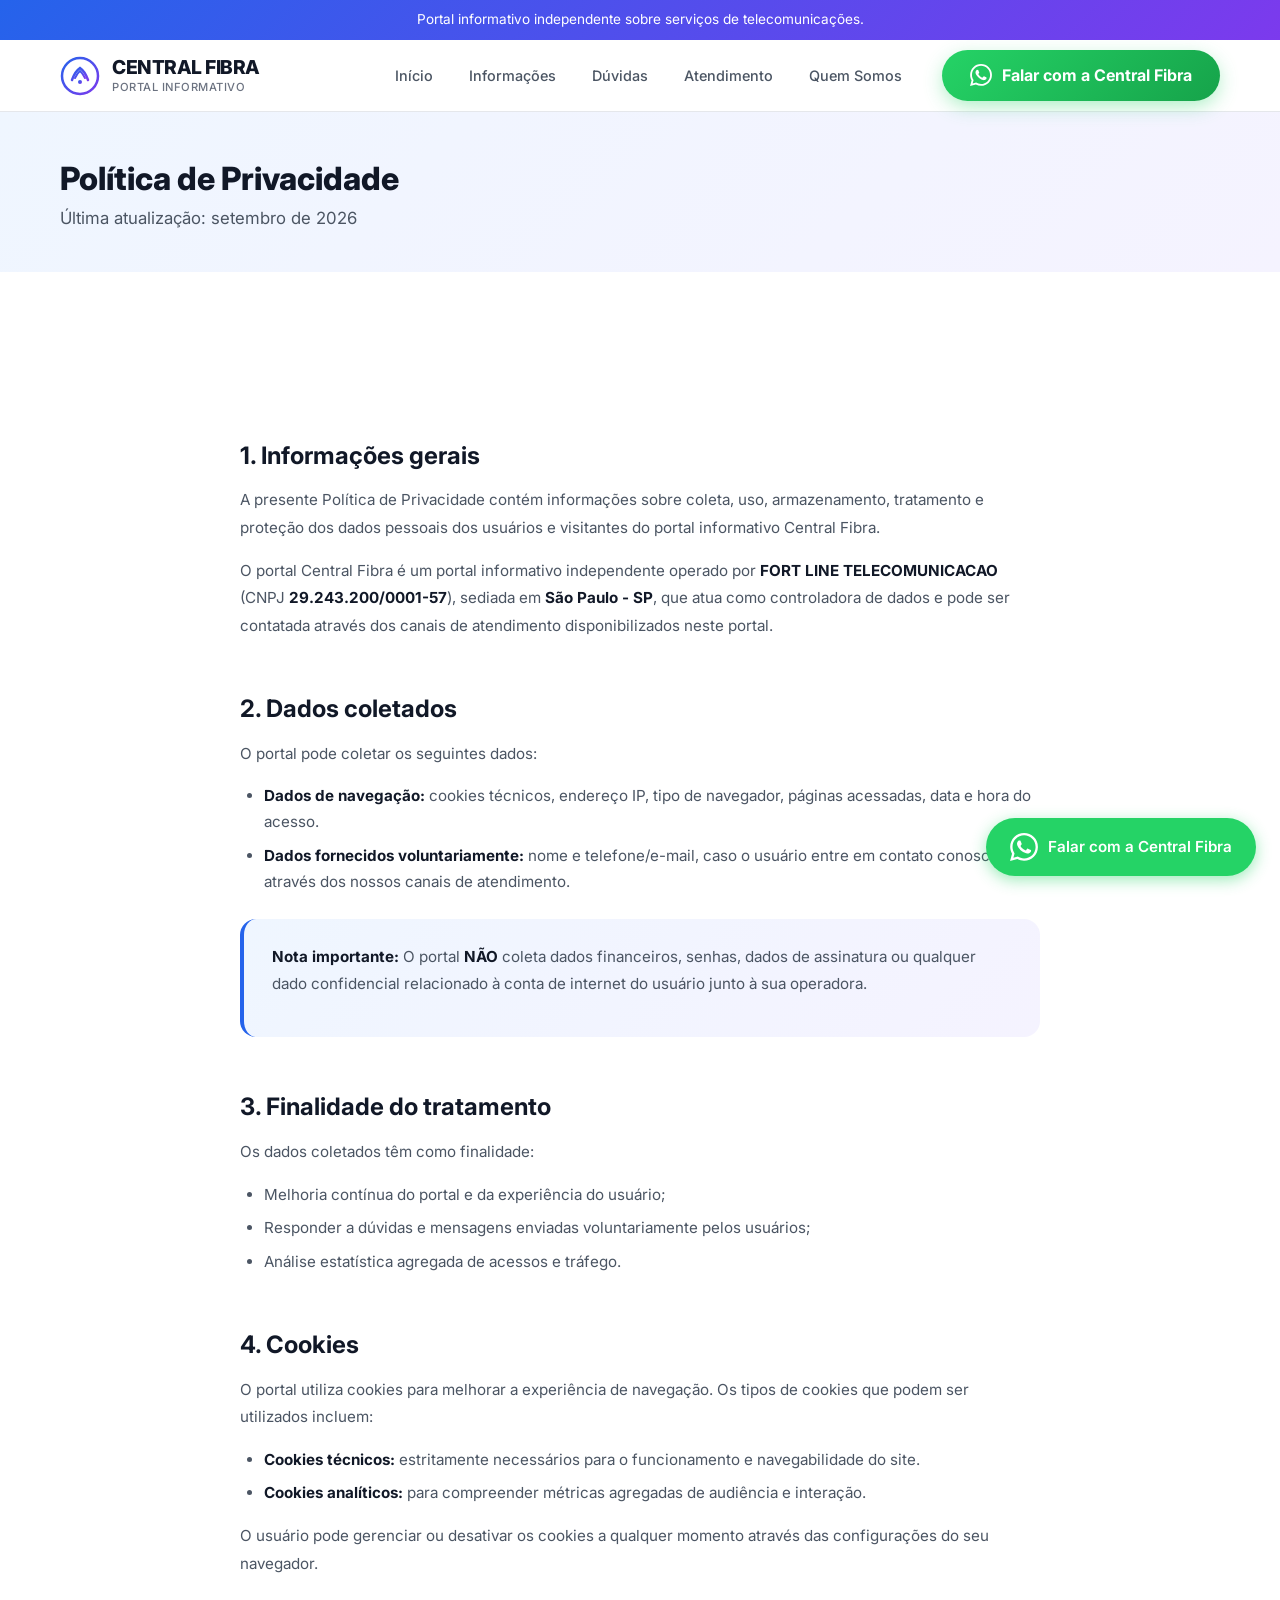
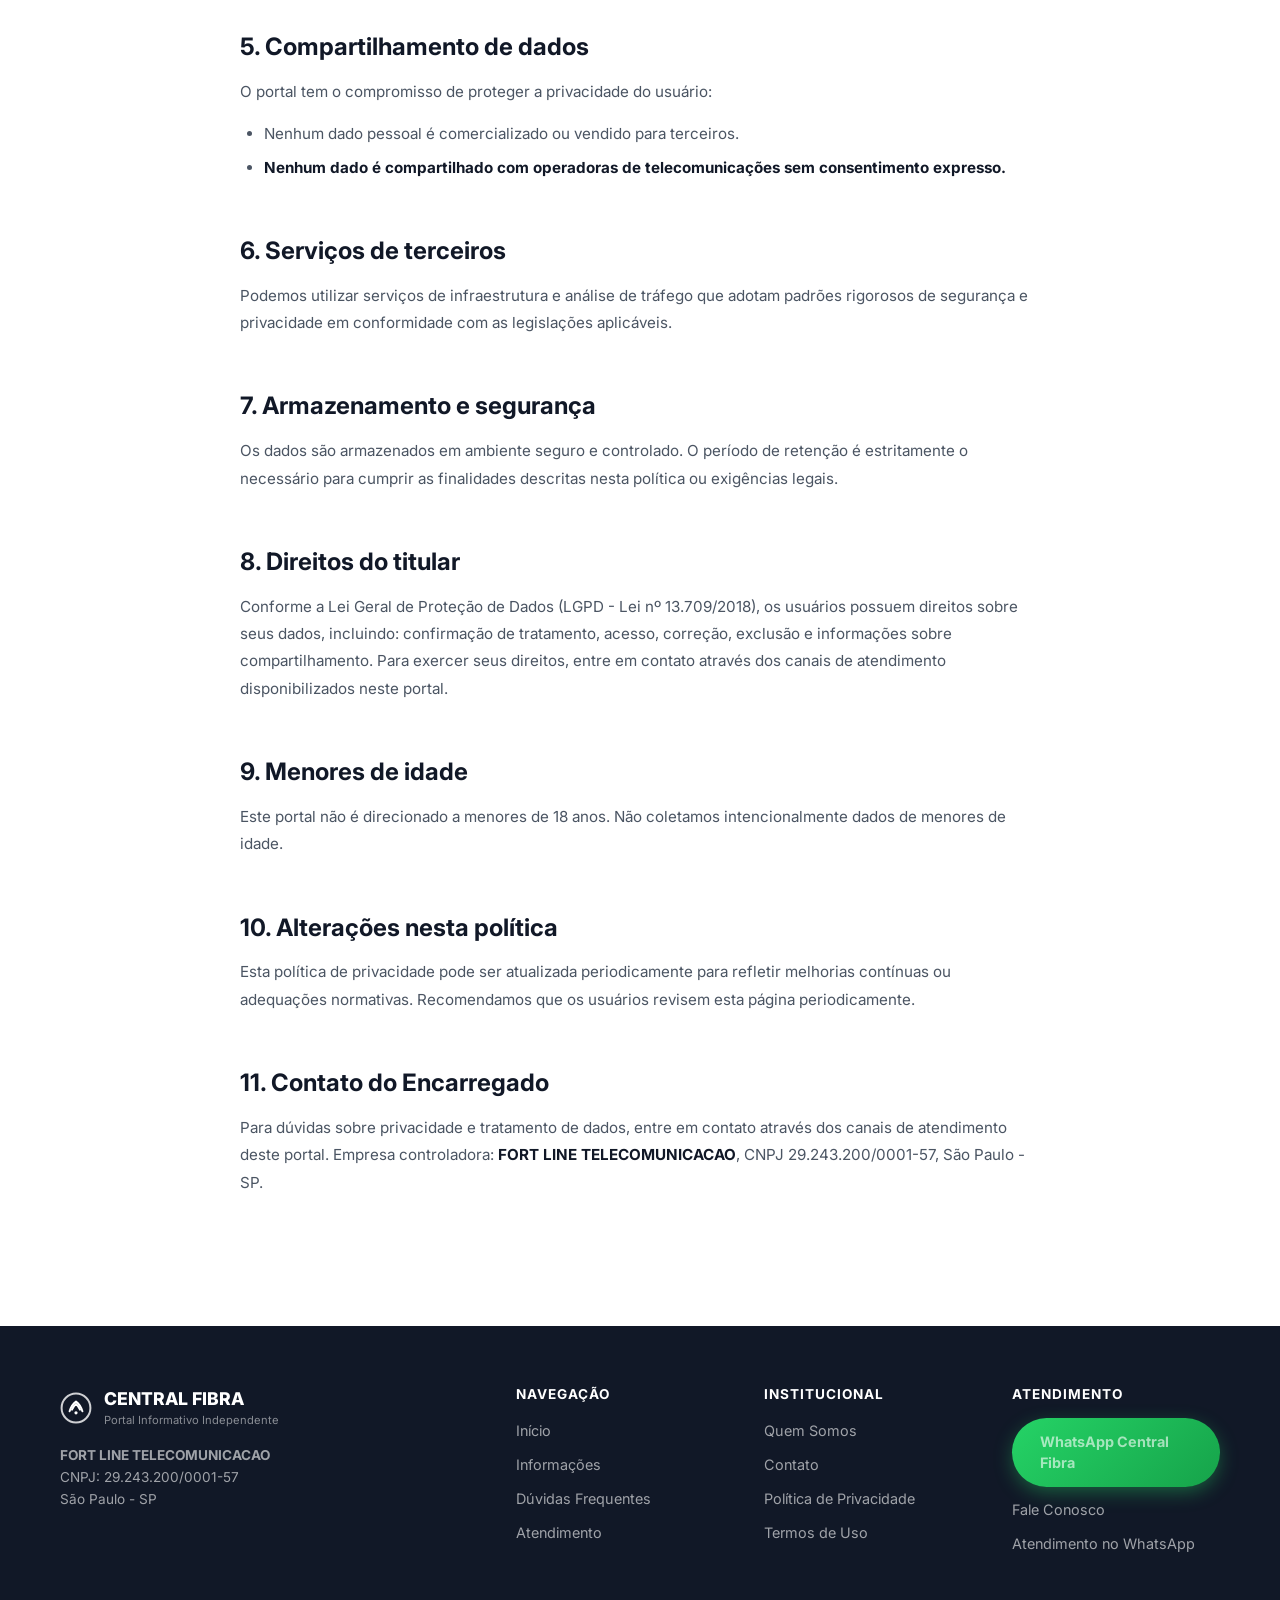
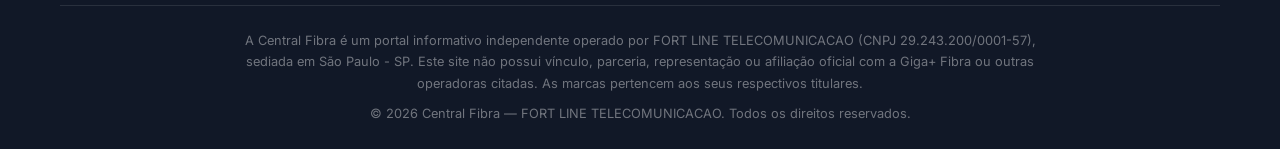
<file: politica-de-privacidade.html>
<!DOCTYPE html>
<html lang="pt-BR">
<head>
    <meta charset="UTF-8">
    <meta name="viewport" content="width=device-width, initial-scale=1.0">
    <title>Política de Privacidade | Central Fibra</title>
    <meta name="description" content="Política de privacidade do portal Central Fibra. Saiba como tratamos seus dados.">
    <meta name="robots" content="index, follow">
    <meta property="og:title" content="Política de Privacidade | Central Fibra">
    <meta property="og:description" content="Política de privacidade do portal Central Fibra. Saiba como tratamos seus dados.">
    <meta property="og:image" content="https://studioorvion-lgtm.github.io/central-fibra/assets/images/hero-central-fibra.webp">
    <meta property="og:url" content="https://studioorvion-lgtm.github.io/central-fibra/politica-de-privacidade.html">
    <meta property="og:type" content="website">
    <link rel="canonical" href="https://studioorvion-lgtm.github.io/central-fibra/politica-de-privacidade.html">
    <link rel="icon" type="image/svg+xml" href="favicon.svg">
    <link rel="stylesheet" href="styles.css">
</head>
<body>
<div class="info-banner">
    <div class="container">
        <span class="banner-text-desktop">Portal informativo independente sobre serviços de telecomunicações.</span>
        <span class="banner-text-mobile">Portal informativo independente</span>
    </div>
</div>
<header class="header">
    <div class="container">
        <a href="index.html" class="logo">
            <div class="logo-icon">
                <svg width="40" height="40" viewBox="0 0 40 40" fill="none" xmlns="http://www.w3.org/2000/svg">
                    <defs>
                        <linearGradient id="logoGrad" x1="0%" y1="0%" x2="100%" y2="100%">
                            <stop offset="0%" stop-color="#2563EB"/>
                            <stop offset="100%" stop-color="#7C3AED"/>
                        </linearGradient>
                    </defs>
                    <circle cx="20" cy="20" r="18" stroke="url(#logoGrad)" stroke-width="2.5" fill="none"/>
                    <path d="M12 24C14 18 17 14 20 12C23 14 26 18 28 24" stroke="url(#logoGrad)" stroke-width="2.5" stroke-linecap="round" fill="none"/>
                    <path d="M15 22C16.5 19 18 16.5 20 15C22 16.5 23.5 19 25 22" stroke="url(#logoGrad)" stroke-width="2" stroke-linecap="round" fill="none"/>
                    <circle cx="20" cy="26" r="2" fill="url(#logoGrad)"/>
                </svg>
            </div>
            <div class="logo-text">
                <span class="logo-name">CENTRAL FIBRA</span>
                <span class="logo-tagline">Portal Informativo</span>
            </div>
        </a>
        <nav class="nav">
            <ul class="nav-links">
                <li><a href="index.html" class="nav-link">Início</a></li>
                <li><a href="index.html#informacoes" class="nav-link">Informações</a></li>
                <li><a href="index.html#duvidas" class="nav-link">Dúvidas</a></li>
                <li><a href="index.html#atendimento" class="nav-link">Atendimento</a></li>
                <li><a href="quem-somos.html" class="nav-link">Quem Somos</a></li>
            </ul>
            <a href="https://wa.me/5511967877200?text=Ol%C3%A1%21%20Gostaria%20de%20informa%C3%A7%C3%B5es%20sobre%20servi%C3%A7os%20de%20internet." target="_blank" rel="noopener noreferrer" class="whatsapp-cta btn-sm header-cta" data-location="header" data-event="whatsapp_click" aria-label="Falar com a Central Fibra pelo WhatsApp">
                <svg class="whatsapp-icon" viewBox="0 0 24 24"><path d="M.057 24l1.687-6.163c-1.041-1.804-1.588-3.849-1.587-5.946.003-6.556 5.338-11.891 11.893-11.891 3.181.001 6.167 1.24 8.413 3.488 2.245 2.248 3.481 5.236 3.48 8.414-.003 6.557-5.338 11.892-11.893 11.892-1.99-.001-3.951-.5-5.688-1.448l-6.305 1.654zm6.597-3.807c1.676.995 3.276 1.591 5.392 1.592 5.448 0 9.886-4.434 9.889-9.885.002-5.462-4.415-9.89-9.881-9.892-5.452 0-9.887 4.434-9.889 9.884-.001 2.225.651 3.891 1.746 5.634l-.999 3.648 3.742-.981zm11.387-5.464c-.074-.124-.272-.198-.57-.347-.297-.149-1.758-.868-2.031-.967-.272-.099-.47-.149-.669.149-.198.297-.768.967-.941 1.165-.173.198-.347.223-.644.074-.297-.149-1.255-.462-2.39-1.475-.883-.788-1.48-1.761-1.653-2.059-.173-.297-.018-.458.13-.606.134-.133.297-.347.446-.521.151-.172.2-.296.3-.495.099-.198.05-.372-.025-.521-.075-.148-.669-1.611-.916-2.206-.242-.579-.487-.501-.669-.51l-.57-.01c-.198 0-.52.074-.792.372s-1.04 1.016-1.04 2.479 1.065 2.876 1.213 3.074c.149.198 2.095 3.2 5.076 4.487.709.306 1.263.489 1.694.626.712.226 1.36.194 1.872.118.571-.085 1.758-.719 2.006-1.413.248-.695.248-1.29.173-1.414z"/></svg>
                <span class="header-cta-text">Falar com a Central Fibra</span>
            </a>
        </nav>
        <button class="hamburger" aria-label="Menu">
            <span></span>
            <span></span>
            <span></span>
        </button>
    </div>
</header>

<nav class="mobile-nav">
    <a href="index.html" class="nav-link">Início</a>
    <a href="index.html#informacoes" class="nav-link">Informações</a>
    <a href="index.html#duvidas" class="nav-link">Dúvidas</a>
    <a href="index.html#atendimento" class="nav-link">Atendimento</a>
    <a href="quem-somos.html" class="nav-link">Quem Somos</a>
    <a href="https://wa.me/5511967877200?text=Ol%C3%A1%21%20Gostaria%20de%20informa%C3%A7%C3%B5es%20sobre%20servi%C3%A7os%20de%20internet." target="_blank" rel="noopener noreferrer" class="whatsapp-cta btn-block" data-location="mobile-nav" data-event="whatsapp_click">
        <svg class="whatsapp-icon" viewBox="0 0 24 24"><path d="M.057 24l1.687-6.163c-1.041-1.804-1.588-3.849-1.587-5.946.003-6.556 5.338-11.891 11.893-11.891 3.181.001 6.167 1.24 8.413 3.488 2.245 2.248 3.481 5.236 3.48 8.414-.003 6.557-5.338 11.892-11.893 11.892-1.99-.001-3.951-.5-5.688-1.448l-6.305 1.654zm6.597-3.807c1.676.995 3.276 1.591 5.392 1.592 5.448 0 9.886-4.434 9.889-9.885.002-5.462-4.415-9.89-9.881-9.892-5.452 0-9.887 4.434-9.889 9.884-.001 2.225.651 3.891 1.746 5.634l-.999 3.648 3.742-.981zm11.387-5.464c-.074-.124-.272-.198-.57-.347-.297-.149-1.758-.868-2.031-.967-.272-.099-.47-.149-.669.149-.198.297-.768.967-.941 1.165-.173.198-.347.223-.644.074-.297-.149-1.255-.462-2.39-1.475-.883-.788-1.48-1.761-1.653-2.059-.173-.297-.018-.458.13-.606.134-.133.297-.347.446-.521.151-.172.2-.296.3-.495.099-.198.05-.372-.025-.521-.075-.148-.669-1.611-.916-2.206-.242-.579-.487-.501-.669-.51l-.57-.01c-.198 0-.52.074-.792.372s-1.04 1.016-1.04 2.479 1.065 2.876 1.213 3.074c.149.198 2.095 3.2 5.076 4.487.709.306 1.263.489 1.694.626.712.226 1.36.194 1.872.118.571-.085 1.758-.719 2.006-1.413.248-.695.248-1.29.173-1.414z"/></svg>
        Falar com a Central Fibra
    </a>
</nav>

<div class="overlay"></div>

<main>
    <section class="page-header">
        <div class="container">
            <h1>Política de Privacidade</h1>
            <p>Última atualização: setembro de <span class="current-year"></span></p>
        </div>
    </section>
    
    <section class="section">
        <div class="container">
            <div class="page-content">
                <h2>1. Informações gerais</h2>
                <p>A presente Política de Privacidade contém informações sobre coleta, uso, armazenamento, tratamento e proteção dos dados pessoais dos usuários e visitantes do portal informativo Central Fibra.</p>
                <p>O portal Central Fibra é um portal informativo independente operado por <strong>FORT LINE TELECOMUNICACAO</strong> (CNPJ <strong>29.243.200/0001-57</strong>), sediada em <strong>São Paulo - SP</strong>, que atua como controladora de dados e pode ser contatada através dos canais de atendimento disponibilizados neste portal.</p>

                <h2>2. Dados coletados</h2>
                <p>O portal pode coletar os seguintes dados:</p>
                <ul>
                    <li><strong>Dados de navegação:</strong> cookies técnicos, endereço IP, tipo de navegador, páginas acessadas, data e hora do acesso.</li>
                    <li><strong>Dados fornecidos voluntariamente:</strong> nome e telefone/e-mail, caso o usuário entre em contato conosco através dos nossos canais de atendimento.</li>
                </ul>
                <div class="highlight-box">
                    <p><strong>Nota importante:</strong> O portal <strong>NÃO</strong> coleta dados financeiros, senhas, dados de assinatura ou qualquer dado confidencial relacionado à conta de internet do usuário junto à sua operadora.</p>
                </div>

                <h2>3. Finalidade do tratamento</h2>
                <p>Os dados coletados têm como finalidade:</p>
                <ul>
                    <li>Melhoria contínua do portal e da experiência do usuário;</li>
                    <li>Responder a dúvidas e mensagens enviadas voluntariamente pelos usuários;</li>
                    <li>Análise estatística agregada de acessos e tráfego.</li>
                </ul>

                <h2>4. Cookies</h2>
                <p>O portal utiliza cookies para melhorar a experiência de navegação. Os tipos de cookies que podem ser utilizados incluem:</p>
                <ul>
                    <li><strong>Cookies técnicos:</strong> estritamente necessários para o funcionamento e navegabilidade do site.</li>
                    <li><strong>Cookies analíticos:</strong> para compreender métricas agregadas de audiência e interação.</li>
                </ul>
                <p>O usuário pode gerenciar ou desativar os cookies a qualquer momento através das configurações do seu navegador.</p>

                <h2>5. Compartilhamento de dados</h2>
                <p>O portal tem o compromisso de proteger a privacidade do usuário:</p>
                <ul>
                    <li>Nenhum dado pessoal é comercializado ou vendido para terceiros.</li>
                    <li><strong>Nenhum dado é compartilhado com operadoras de telecomunicações sem consentimento expresso.</strong></li>
                </ul>

                <h2>6. Serviços de terceiros</h2>
                <p>Podemos utilizar serviços de infraestrutura e análise de tráfego que adotam padrões rigorosos de segurança e privacidade em conformidade com as legislações aplicáveis.</p>

                <h2>7. Armazenamento e segurança</h2>
                <p>Os dados são armazenados em ambiente seguro e controlado. O período de retenção é estritamente o necessário para cumprir as finalidades descritas nesta política ou exigências legais.</p>

                <h2>8. Direitos do titular</h2>
                <p>Conforme a Lei Geral de Proteção de Dados (LGPD - Lei nº 13.709/2018), os usuários possuem direitos sobre seus dados, incluindo: confirmação de tratamento, acesso, correção, exclusão e informações sobre compartilhamento. Para exercer seus direitos, entre em contato através dos canais de atendimento disponibilizados neste portal.</p>

                <h2>9. Menores de idade</h2>
                <p>Este portal não é direcionado a menores de 18 anos. Não coletamos intencionalmente dados de menores de idade.</p>

                <h2>10. Alterações nesta política</h2>
                <p>Esta política de privacidade pode ser atualizada periodicamente para refletir melhorias contínuas ou adequações normativas. Recomendamos que os usuários revisem esta página periodicamente.</p>

                <h2>11. Contato do Encarregado</h2>
                <p>Para dúvidas sobre privacidade e tratamento de dados, entre em contato através dos canais de atendimento deste portal. Empresa controladora: <strong>FORT LINE TELECOMUNICACAO</strong>, CNPJ 29.243.200/0001-57, São Paulo - SP.</p>
            </div>
        </div>
    </section>
</main>

<footer class="footer">
    <div class="container">
        <div class="footer-grid">
            <div class="footer-brand">
                <a href="index.html" class="footer-logo">
                    <svg width="32" height="32" viewBox="0 0 40 40" fill="none" xmlns="http://www.w3.org/2000/svg">
                        <circle cx="20" cy="20" r="18" stroke="white" stroke-width="2.5" fill="none" opacity="0.8"/>
                        <path d="M12 24C14 18 17 14 20 12C23 14 26 18 28 24" stroke="white" stroke-width="2.5" stroke-linecap="round" fill="none"/>
                        <path d="M15 22C16.5 19 18 16.5 20 15C22 16.5 23.5 19 25 22" stroke="white" stroke-width="2.5" stroke-linecap="round" fill="none"/>
                        <circle cx="20" cy="26" r="2" fill="white"/>
                    </svg>
                    <div>
                        <div class="footer-logo-name">CENTRAL FIBRA</div>
                        <div class="footer-logo-tagline">Portal Informativo Independente</div>
                    </div>
                </a>
                <p class="footer-brand-text"><strong>FORT LINE TELECOMUNICACAO</strong><br>CNPJ: 29.243.200/0001-57<br>São Paulo - SP</p>
            </div>
            <div class="footer-column">
                <h4>Navegação</h4>
                <ul class="footer-links">
                    <li><a href="index.html">Início</a></li>
                    <li><a href="index.html#informacoes">Informações</a></li>
                    <li><a href="index.html#duvidas">Dúvidas Frequentes</a></li>
                    <li><a href="index.html#atendimento">Atendimento</a></li>
                </ul>
            </div>
            <div class="footer-column">
                <h4>Institucional</h4>
                <ul class="footer-links">
                    <li><a href="quem-somos.html">Quem Somos</a></li>
                    <li><a href="contato.html">Contato</a></li>
                    <li><a href="politica-de-privacidade.html">Política de Privacidade</a></li>
                    <li><a href="termos-de-uso.html">Termos de Uso</a></li>
                </ul>
            </div>
            <div class="footer-column">
                <h4>Atendimento</h4>
                <ul class="footer-links">
                    <li><a href="https://wa.me/5511967877200?text=Ol%C3%A1%21%20Gostaria%20de%20informa%C3%A7%C3%B5es%20sobre%20servi%C3%A7os%20de%20internet." target="_blank" rel="noopener noreferrer" class="whatsapp-cta" data-location="footer" data-event="whatsapp_click">WhatsApp Central Fibra</a></li>
                    <li><a href="contato.html">Fale Conosco</a></li>
                    <li><a href="https://wa.me/5511967877200?text=Ol%C3%A1%21%20Gostaria%20de%20informa%C3%A7%C3%B5es%20sobre%20servi%C3%A7os%20de%20internet." target="_blank" rel="noopener noreferrer">Atendimento no WhatsApp</a></li>
                </ul>
            </div>
        </div>
        <div class="footer-bottom">
            <div class="footer-disclaimer">
                <p>A Central Fibra é um portal informativo independente operado por FORT LINE TELECOMUNICACAO (CNPJ 29.243.200/0001-57), sediada em São Paulo - SP. Este site não possui vínculo, parceria, representação ou afiliação oficial com a Giga+ Fibra ou outras operadoras citadas. As marcas pertencem aos seus respectivos titulares.</p>
                <p style="margin-top: 8px;">&copy; <span class="current-year"></span> Central Fibra — FORT LINE TELECOMUNICACAO. Todos os direitos reservados.</p>
            </div>
        </div>
    </div>
</footer>

<div class="whatsapp-float">
    <a href="https://wa.me/5511967877200?text=Ol%C3%A1%21%20Gostaria%20de%20informa%C3%A7%C3%B5es%20sobre%20servi%C3%A7os%20de%20internet." target="_blank" rel="noopener noreferrer" class="whatsapp-float-btn whatsapp-cta" data-location="floating" data-event="whatsapp_click" aria-label="Falar com a Central Fibra pelo WhatsApp">
        <svg class="whatsapp-icon" viewBox="0 0 24 24"><path d="M.057 24l1.687-6.163c-1.041-1.804-1.588-3.849-1.587-5.946.003-6.556 5.338-11.891 11.893-11.891 3.181.001 6.167 1.24 8.413 3.488 2.245 2.248 3.481 5.236 3.48 8.414-.003 6.557-5.338 11.892-11.893 11.892-1.99-.001-3.951-.5-5.688-1.448l-6.305 1.654zm6.597-3.807c1.676.995 3.276 1.591 5.392 1.592 5.448 0 9.886-4.434 9.889-9.885.002-5.462-4.415-9.89-9.881-9.892-5.452 0-9.887 4.434-9.889 9.884-.001 2.225.651 3.891 1.746 5.634l-.999 3.648 3.742-.981zm11.387-5.464c-.074-.124-.272-.198-.57-.347-.297-.149-1.758-.868-2.031-.967-.272-.099-.47-.149-.669.149-.198.297-.768.967-.941 1.165-.173.198-.347.223-.644.074-.297-.149-1.255-.462-2.39-1.475-.883-.788-1.48-1.761-1.653-2.059-.173-.297-.018-.458.13-.606.134-.133.297-.347.446-.521.151-.172.2-.296.3-.495.099-.198.05-.372-.025-.521-.075-.148-.669-1.611-.916-2.206-.242-.579-.487-.501-.669-.51l-.57-.01c-.198 0-.52.074-.792.372s-1.04 1.016-1.04 2.479 1.065 2.876 1.213 3.074c.149.198 2.095 3.2 5.076 4.487.709.306 1.263.489 1.694.626.712.226 1.36.194 1.872.118.571-.085 1.758-.719 2.006-1.413.248-.695.248-1.29.173-1.414z"/></svg>
        <span class="whatsapp-float-label">Falar com a Central Fibra</span>
    </a>
</div>

<button class="back-to-top" aria-label="Voltar ao topo">
    <svg width="24" height="24" viewBox="0 0 24 24" fill="none" stroke="currentColor" stroke-width="2" stroke-linecap="round" stroke-linejoin="round"><path d="M18 15l-6-6-6 6"/></svg>
</button>

<script src="main.js"></script>
</body>
</html>
</file>
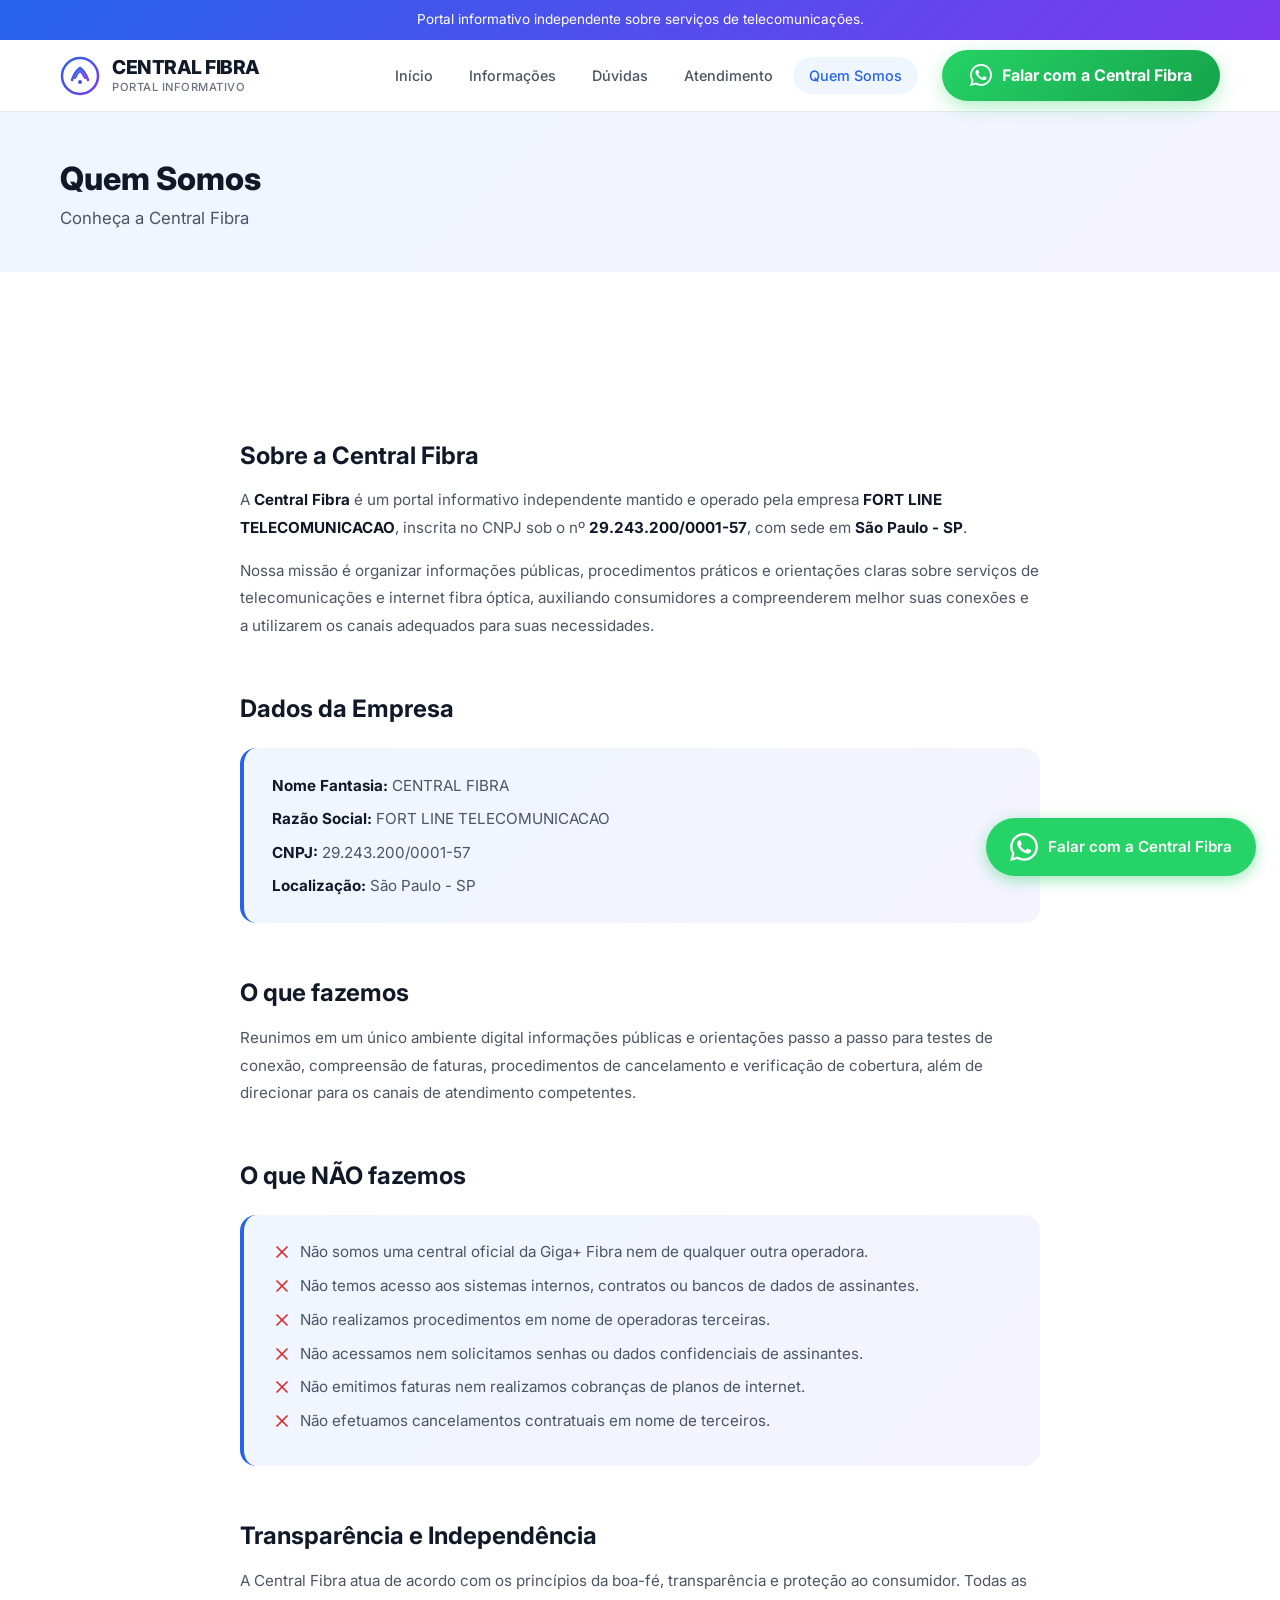
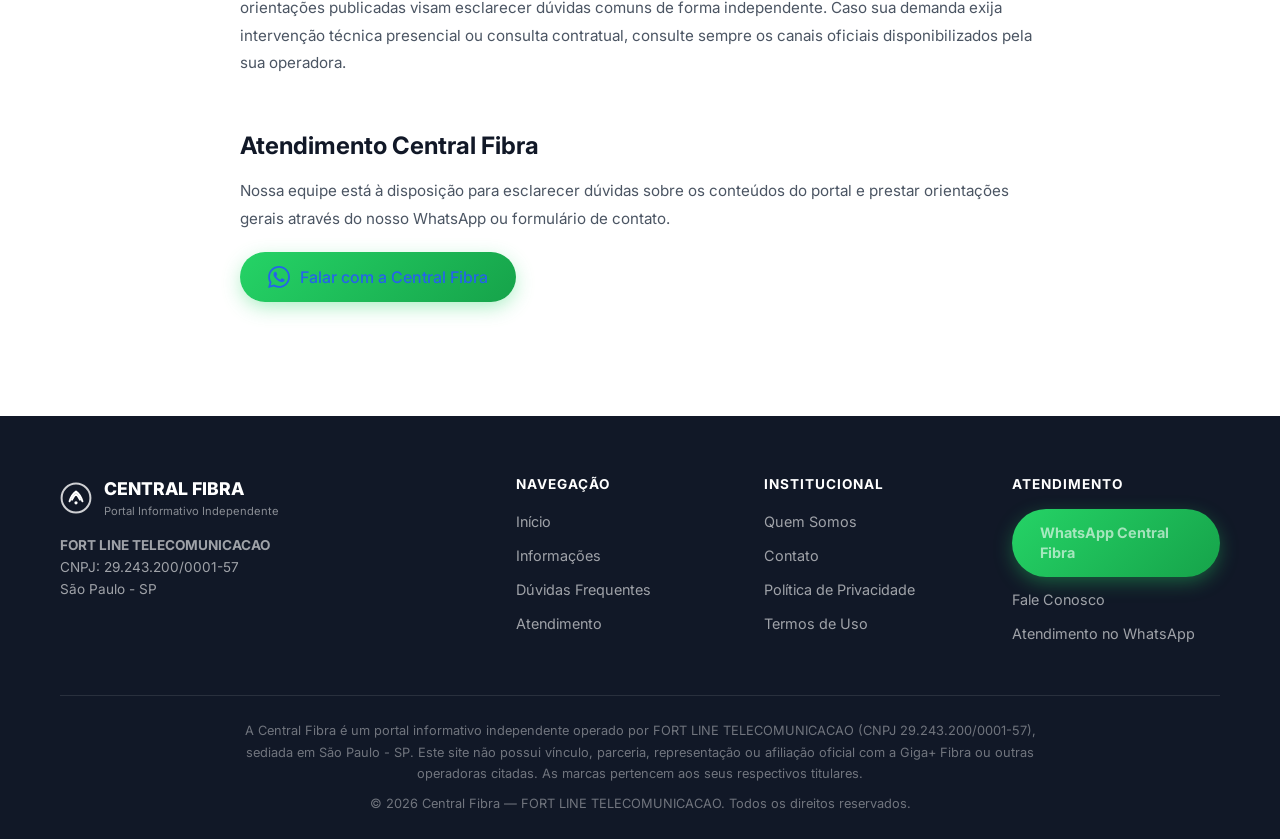
<file: quem-somos.html>
<!DOCTYPE html>
<html lang="pt-BR">
<head>
    <meta charset="UTF-8">
    <meta name="viewport" content="width=device-width, initial-scale=1.0">
    <title>Quem Somos | Central Fibra</title>
    <meta name="description" content="Conheça a Central Fibra, portal informativo independente sobre serviços Giga+ Fibra.">
    <meta name="robots" content="index, follow">
    <meta property="og:title" content="Quem Somos | Central Fibra">
    <meta property="og:description" content="Conheça a Central Fibra, portal informativo independente sobre serviços Giga+ Fibra.">
    <meta property="og:image" content="https://studioorvion-lgtm.github.io/central-fibra/assets/images/hero-central-fibra.webp">
    <meta property="og:url" content="https://studioorvion-lgtm.github.io/central-fibra/quem-somos.html">
    <meta property="og:type" content="website">
    <link rel="canonical" href="https://studioorvion-lgtm.github.io/central-fibra/quem-somos.html">
    <link rel="icon" type="image/svg+xml" href="favicon.svg">
    <link rel="stylesheet" href="styles.css">
</head>
<body>
<div class="info-banner">
    <div class="container">
        <span class="banner-text-desktop">Portal informativo independente sobre serviços de telecomunicações.</span>
        <span class="banner-text-mobile">Portal informativo independente</span>
    </div>
</div>
<header class="header">
    <div class="container">
        <a href="index.html" class="logo">
            <div class="logo-icon">
                <svg width="40" height="40" viewBox="0 0 40 40" fill="none" xmlns="http://www.w3.org/2000/svg">
                    <defs>
                        <linearGradient id="logoGrad" x1="0%" y1="0%" x2="100%" y2="100%">
                            <stop offset="0%" stop-color="#2563EB"/>
                            <stop offset="100%" stop-color="#7C3AED"/>
                        </linearGradient>
                    </defs>
                    <circle cx="20" cy="20" r="18" stroke="url(#logoGrad)" stroke-width="2.5" fill="none"/>
                    <path d="M12 24C14 18 17 14 20 12C23 14 26 18 28 24" stroke="url(#logoGrad)" stroke-width="2.5" stroke-linecap="round" fill="none"/>
                    <path d="M15 22C16.5 19 18 16.5 20 15C22 16.5 23.5 19 25 22" stroke="url(#logoGrad)" stroke-width="2" stroke-linecap="round" fill="none"/>
                    <circle cx="20" cy="26" r="2" fill="url(#logoGrad)"/>
                </svg>
            </div>
            <div class="logo-text">
                <span class="logo-name">CENTRAL FIBRA</span>
                <span class="logo-tagline">Portal Informativo</span>
            </div>
        </a>
        <nav class="nav">
            <ul class="nav-links">
                <li><a href="index.html" class="nav-link">Início</a></li>
                <li><a href="index.html#informacoes" class="nav-link">Informações</a></li>
                <li><a href="index.html#duvidas" class="nav-link">Dúvidas</a></li>
                <li><a href="index.html#atendimento" class="nav-link">Atendimento</a></li>
                <li><a href="quem-somos.html" class="nav-link active">Quem Somos</a></li>
            </ul>
            <a href="https://wa.me/5511967877200?text=Ol%C3%A1%21%20Gostaria%20de%20informa%C3%A7%C3%B5es%20sobre%20servi%C3%A7os%20de%20internet." target="_blank" rel="noopener noreferrer" class="whatsapp-cta btn-sm header-cta" data-location="header" data-event="whatsapp_click" aria-label="Falar com a Central Fibra pelo WhatsApp">
                <svg class="whatsapp-icon" viewBox="0 0 24 24"><path d="M.057 24l1.687-6.163c-1.041-1.804-1.588-3.849-1.587-5.946.003-6.556 5.338-11.891 11.893-11.891 3.181.001 6.167 1.24 8.413 3.488 2.245 2.248 3.481 5.236 3.48 8.414-.003 6.557-5.338 11.892-11.893 11.892-1.99-.001-3.951-.5-5.688-1.448l-6.305 1.654zm6.597-3.807c1.676.995 3.276 1.591 5.392 1.592 5.448 0 9.886-4.434 9.889-9.885.002-5.462-4.415-9.89-9.881-9.892-5.452 0-9.887 4.434-9.889 9.884-.001 2.225.651 3.891 1.746 5.634l-.999 3.648 3.742-.981zm11.387-5.464c-.074-.124-.272-.198-.57-.347-.297-.149-1.758-.868-2.031-.967-.272-.099-.47-.149-.669.149-.198.297-.768.967-.941 1.165-.173.198-.347.223-.644.074-.297-.149-1.255-.462-2.39-1.475-.883-.788-1.48-1.761-1.653-2.059-.173-.297-.018-.458.13-.606.134-.133.297-.347.446-.521.151-.172.2-.296.3-.495.099-.198.05-.372-.025-.521-.075-.148-.669-1.611-.916-2.206-.242-.579-.487-.501-.669-.51l-.57-.01c-.198 0-.52.074-.792.372s-1.04 1.016-1.04 2.479 1.065 2.876 1.213 3.074c.149.198 2.095 3.2 5.076 4.487.709.306 1.263.489 1.694.626.712.226 1.36.194 1.872.118.571-.085 1.758-.719 2.006-1.413.248-.695.248-1.29.173-1.414z"/></svg>
                <span class="header-cta-text">Falar com a Central Fibra</span>
            </a>
        </nav>
        <button class="hamburger" aria-label="Menu">
            <span></span>
            <span></span>
            <span></span>
        </button>
    </div>
</header>

<nav class="mobile-nav">
    <a href="index.html" class="nav-link">Início</a>
    <a href="index.html#informacoes" class="nav-link">Informações</a>
    <a href="index.html#duvidas" class="nav-link">Dúvidas</a>
    <a href="index.html#atendimento" class="nav-link">Atendimento</a>
    <a href="quem-somos.html" class="nav-link active">Quem Somos</a>
    <a href="https://wa.me/5511967877200?text=Ol%C3%A1%21%20Gostaria%20de%20informa%C3%A7%C3%B5es%20sobre%20servi%C3%A7os%20de%20internet." target="_blank" rel="noopener noreferrer" class="whatsapp-cta btn-block" data-location="mobile-nav" data-event="whatsapp_click">
        <svg class="whatsapp-icon" viewBox="0 0 24 24"><path d="M.057 24l1.687-6.163c-1.041-1.804-1.588-3.849-1.587-5.946.003-6.556 5.338-11.891 11.893-11.891 3.181.001 6.167 1.24 8.413 3.488 2.245 2.248 3.481 5.236 3.48 8.414-.003 6.557-5.338 11.892-11.893 11.892-1.99-.001-3.951-.5-5.688-1.448l-6.305 1.654zm6.597-3.807c1.676.995 3.276 1.591 5.392 1.592 5.448 0 9.886-4.434 9.889-9.885.002-5.462-4.415-9.89-9.881-9.892-5.452 0-9.887 4.434-9.889 9.884-.001 2.225.651 3.891 1.746 5.634l-.999 3.648 3.742-.981zm11.387-5.464c-.074-.124-.272-.198-.57-.347-.297-.149-1.758-.868-2.031-.967-.272-.099-.47-.149-.669.149-.198.297-.768.967-.941 1.165-.173.198-.347.223-.644.074-.297-.149-1.255-.462-2.39-1.475-.883-.788-1.48-1.761-1.653-2.059-.173-.297-.018-.458.13-.606.134-.133.297-.347.446-.521.151-.172.2-.296.3-.495.099-.198.05-.372-.025-.521-.075-.148-.669-1.611-.916-2.206-.242-.579-.487-.501-.669-.51l-.57-.01c-.198 0-.52.074-.792.372s-1.04 1.016-1.04 2.479 1.065 2.876 1.213 3.074c.149.198 2.095 3.2 5.076 4.487.709.306 1.263.489 1.694.626.712.226 1.36.194 1.872.118.571-.085 1.758-.719 2.006-1.413.248-.695.248-1.29.173-1.414z"/></svg>
        Falar com a Central Fibra
    </a>
</nav>

<div class="overlay"></div>

<main>
    <section class="page-header">
        <div class="container">
            <h1>Quem Somos</h1>
            <p>Conheça a Central Fibra</p>
        </div>
    </section>
    
    <section class="section">
        <div class="container">
            <div class="page-content">
                <h2>Sobre a Central Fibra</h2>
                <p>A <strong>Central Fibra</strong> é um portal informativo independente mantido e operado pela empresa <strong>FORT LINE TELECOMUNICACAO</strong>, inscrita no CNPJ sob o nº <strong>29.243.200/0001-57</strong>, com sede em <strong>São Paulo - SP</strong>.</p>
                <p>Nossa missão é organizar informações públicas, procedimentos práticos e orientações claras sobre serviços de telecomunicações e internet fibra óptica, auxiliando consumidores a compreenderem melhor suas conexões e a utilizarem os canais adequados para suas necessidades.</p>

                <h2>Dados da Empresa</h2>
                <div class="highlight-box">
                    <p style="margin-bottom: 6px;"><strong>Nome Fantasia:</strong> CENTRAL FIBRA</p>
                    <p style="margin-bottom: 6px;"><strong>Razão Social:</strong> FORT LINE TELECOMUNICACAO</p>
                    <p style="margin-bottom: 6px;"><strong>CNPJ:</strong> 29.243.200/0001-57</p>
                    <p style="margin-bottom: 0;"><strong>Localização:</strong> São Paulo - SP</p>
                </div>

                <h2>O que fazemos</h2>
                <p>Reunimos em um único ambiente digital informações públicas e orientações passo a passo para testes de conexão, compreensão de faturas, procedimentos de cancelamento e verificação de cobertura, além de direcionar para os canais de atendimento competentes.</p>

                <h2>O que NÃO fazemos</h2>
                <div class="highlight-box">
                    <ul class="highlight-list" style="list-style: none; padding-left: 0;">
                        <li style="margin-bottom: 8px;"><svg width="20" height="20" viewBox="0 0 24 24" fill="none" stroke="#dc2626" stroke-width="2" stroke-linecap="round" stroke-linejoin="round" style="vertical-align: middle; margin-right: 8px;"><line x1="18" y1="6" x2="6" y2="18"></line><line x1="6" y1="6" x2="18" y2="18"></line></svg> Não somos uma central oficial da Giga+ Fibra nem de qualquer outra operadora.</li>
                        <li style="margin-bottom: 8px;"><svg width="20" height="20" viewBox="0 0 24 24" fill="none" stroke="#dc2626" stroke-width="2" stroke-linecap="round" stroke-linejoin="round" style="vertical-align: middle; margin-right: 8px;"><line x1="18" y1="6" x2="6" y2="18"></line><line x1="6" y1="6" x2="18" y2="18"></line></svg> Não temos acesso aos sistemas internos, contratos ou bancos de dados de assinantes.</li>
                        <li style="margin-bottom: 8px;"><svg width="20" height="20" viewBox="0 0 24 24" fill="none" stroke="#dc2626" stroke-width="2" stroke-linecap="round" stroke-linejoin="round" style="vertical-align: middle; margin-right: 8px;"><line x1="18" y1="6" x2="6" y2="18"></line><line x1="6" y1="6" x2="18" y2="18"></line></svg> Não realizamos procedimentos em nome de operadoras terceiras.</li>
                        <li style="margin-bottom: 8px;"><svg width="20" height="20" viewBox="0 0 24 24" fill="none" stroke="#dc2626" stroke-width="2" stroke-linecap="round" stroke-linejoin="round" style="vertical-align: middle; margin-right: 8px;"><line x1="18" y1="6" x2="6" y2="18"></line><line x1="6" y1="6" x2="18" y2="18"></line></svg> Não acessamos nem solicitamos senhas ou dados confidenciais de assinantes.</li>
                        <li style="margin-bottom: 8px;"><svg width="20" height="20" viewBox="0 0 24 24" fill="none" stroke="#dc2626" stroke-width="2" stroke-linecap="round" stroke-linejoin="round" style="vertical-align: middle; margin-right: 8px;"><line x1="18" y1="6" x2="6" y2="18"></line><line x1="6" y1="6" x2="18" y2="18"></line></svg> Não emitimos faturas nem realizamos cobranças de planos de internet.</li>
                        <li><svg width="20" height="20" viewBox="0 0 24 24" fill="none" stroke="#dc2626" stroke-width="2" stroke-linecap="round" stroke-linejoin="round" style="vertical-align: middle; margin-right: 8px;"><line x1="18" y1="6" x2="6" y2="18"></line><line x1="6" y1="6" x2="18" y2="18"></line></svg> Não efetuamos cancelamentos contratuais em nome de terceiros.</li>
                    </ul>
                </div>

                <h2>Transparência e Independência</h2>
                <p>A Central Fibra atua de acordo com os princípios da boa-fé, transparência e proteção ao consumidor. Todas as orientações publicadas visam esclarecer dúvidas comuns de forma independente. Caso sua demanda exija intervenção técnica presencial ou consulta contratual, consulte sempre os canais oficiais disponibilizados pela sua operadora.</p>

                <h2>Atendimento Central Fibra</h2>
                <p>Nossa equipe está à disposição para esclarecer dúvidas sobre os conteúdos do portal e prestar orientações gerais através do nosso WhatsApp ou formulário de contato.</p>
                <div style="margin-top: 20px;">
                    <a href="https://wa.me/5511967877200?text=Ol%C3%A1%21%20Gostaria%20de%20informa%C3%A7%C3%B5es%20sobre%20servi%C3%A7os%20de%20internet." target="_blank" rel="noopener noreferrer" class="whatsapp-cta" data-location="quem-somos-content" data-event="whatsapp_click">
                        <svg class="whatsapp-icon" viewBox="0 0 24 24"><path d="M.057 24l1.687-6.163c-1.041-1.804-1.588-3.849-1.587-5.946.003-6.556 5.338-11.891 11.893-11.891 3.181.001 6.167 1.24 8.413 3.488 2.245 2.248 3.481 5.236 3.48 8.414-.003 6.557-5.338 11.892-11.893 11.892-1.99-.001-3.951-.5-5.688-1.448l-6.305 1.654zm6.597-3.807c1.676.995 3.276 1.591 5.392 1.592 5.448 0 9.886-4.434 9.889-9.885.002-5.462-4.415-9.89-9.881-9.892-5.452 0-9.887 4.434-9.889 9.884-.001 2.225.651 3.891 1.746 5.634l-.999 3.648 3.742-.981zm11.387-5.464c-.074-.124-.272-.198-.57-.347-.297-.149-1.758-.868-2.031-.967-.272-.099-.47-.149-.669.149-.198.297-.768.967-.941 1.165-.173.198-.347.223-.644.074-.297-.149-1.255-.462-2.39-1.475-.883-.788-1.48-1.761-1.653-2.059-.173-.297-.018-.458.13-.606.134-.133.297-.347.446-.521.151-.172.2-.296.3-.495.099-.198.05-.372-.025-.521-.075-.148-.669-1.611-.916-2.206-.242-.579-.487-.501-.669-.51l-.57-.01c-.198 0-.52.074-.792.372s-1.04 1.016-1.04 2.479 1.065 2.876 1.213 3.074c.149.198 2.095 3.2 5.076 4.487.709.306 1.263.489 1.694.626.712.226 1.36.194 1.872.118.571-.085 1.758-.719 2.006-1.413.248-.695.248-1.29.173-1.414z"/></svg>
                        Falar com a Central Fibra
                    </a>
                </div>
            </div>
        </div>
    </section>
</main>

<footer class="footer">
    <div class="container">
        <div class="footer-grid">
            <div class="footer-brand">
                <a href="index.html" class="footer-logo">
                    <svg width="32" height="32" viewBox="0 0 40 40" fill="none" xmlns="http://www.w3.org/2000/svg">
                        <circle cx="20" cy="20" r="18" stroke="white" stroke-width="2.5" fill="none" opacity="0.8"/>
                        <path d="M12 24C14 18 17 14 20 12C23 14 26 18 28 24" stroke="white" stroke-width="2.5" stroke-linecap="round" fill="none"/>
                        <path d="M15 22C16.5 19 18 16.5 20 15C22 16.5 23.5 19 25 22" stroke="white" stroke-width="2.5" stroke-linecap="round" fill="none"/>
                        <circle cx="20" cy="26" r="2" fill="white"/>
                    </svg>
                    <div>
                        <div class="footer-logo-name">CENTRAL FIBRA</div>
                        <div class="footer-logo-tagline">Portal Informativo Independente</div>
                    </div>
                </a>
                <p class="footer-brand-text"><strong>FORT LINE TELECOMUNICACAO</strong><br>CNPJ: 29.243.200/0001-57<br>São Paulo - SP</p>
            </div>
            <div class="footer-column">
                <h4>Navegação</h4>
                <ul class="footer-links">
                    <li><a href="index.html">Início</a></li>
                    <li><a href="index.html#informacoes">Informações</a></li>
                    <li><a href="index.html#duvidas">Dúvidas Frequentes</a></li>
                    <li><a href="index.html#atendimento">Atendimento</a></li>
                </ul>
            </div>
            <div class="footer-column">
                <h4>Institucional</h4>
                <ul class="footer-links">
                    <li><a href="quem-somos.html">Quem Somos</a></li>
                    <li><a href="contato.html">Contato</a></li>
                    <li><a href="politica-de-privacidade.html">Política de Privacidade</a></li>
                    <li><a href="termos-de-uso.html">Termos de Uso</a></li>
                </ul>
            </div>
            <div class="footer-column">
                <h4>Atendimento</h4>
                <ul class="footer-links">
                    <li><a href="https://wa.me/5511967877200?text=Ol%C3%A1%21%20Gostaria%20de%20informa%C3%A7%C3%B5es%20sobre%20servi%C3%A7os%20de%20internet." target="_blank" rel="noopener noreferrer" class="whatsapp-cta" data-location="footer" data-event="whatsapp_click">WhatsApp Central Fibra</a></li>
                    <li><a href="contato.html">Fale Conosco</a></li>
                    <li><a href="https://wa.me/5511967877200?text=Ol%C3%A1%21%20Gostaria%20de%20informa%C3%A7%C3%B5es%20sobre%20servi%C3%A7os%20de%20internet." target="_blank" rel="noopener noreferrer">Atendimento no WhatsApp</a></li>
                </ul>
            </div>
        </div>
        <div class="footer-bottom">
            <div class="footer-disclaimer">
                <p>A Central Fibra é um portal informativo independente operado por FORT LINE TELECOMUNICACAO (CNPJ 29.243.200/0001-57), sediada em São Paulo - SP. Este site não possui vínculo, parceria, representação ou afiliação oficial com a Giga+ Fibra ou outras operadoras citadas. As marcas pertencem aos seus respectivos titulares.</p>
                <p style="margin-top: 8px;">&copy; <span class="current-year"></span> Central Fibra — FORT LINE TELECOMUNICACAO. Todos os direitos reservados.</p>
            </div>
        </div>
    </div>
</footer>

<div class="whatsapp-float">
    <a href="https://wa.me/5511967877200?text=Ol%C3%A1%21%20Gostaria%20de%20informa%C3%A7%C3%B5es%20sobre%20servi%C3%A7os%20de%20internet." target="_blank" rel="noopener noreferrer" class="whatsapp-float-btn whatsapp-cta" data-location="floating" data-event="whatsapp_click" aria-label="Falar com a Central Fibra pelo WhatsApp">
        <svg class="whatsapp-icon" viewBox="0 0 24 24"><path d="M.057 24l1.687-6.163c-1.041-1.804-1.588-3.849-1.587-5.946.003-6.556 5.338-11.891 11.893-11.891 3.181.001 6.167 1.24 8.413 3.488 2.245 2.248 3.481 5.236 3.48 8.414-.003 6.557-5.338 11.892-11.893 11.892-1.99-.001-3.951-.5-5.688-1.448l-6.305 1.654zm6.597-3.807c1.676.995 3.276 1.591 5.392 1.592 5.448 0 9.886-4.434 9.889-9.885.002-5.462-4.415-9.89-9.881-9.892-5.452 0-9.887 4.434-9.889 9.884-.001 2.225.651 3.891 1.746 5.634l-.999 3.648 3.742-.981zm11.387-5.464c-.074-.124-.272-.198-.57-.347-.297-.149-1.758-.868-2.031-.967-.272-.099-.47-.149-.669.149-.198.297-.768.967-.941 1.165-.173.198-.347.223-.644.074-.297-.149-1.255-.462-2.39-1.475-.883-.788-1.48-1.761-1.653-2.059-.173-.297-.018-.458.13-.606.134-.133.297-.347.446-.521.151-.172.2-.296.3-.495.099-.198.05-.372-.025-.521-.075-.148-.669-1.611-.916-2.206-.242-.579-.487-.501-.669-.51l-.57-.01c-.198 0-.52.074-.792.372s-1.04 1.016-1.04 2.479 1.065 2.876 1.213 3.074c.149.198 2.095 3.2 5.076 4.487.709.306 1.263.489 1.694.626.712.226 1.36.194 1.872.118.571-.085 1.758-.719 2.006-1.413.248-.695.248-1.29.173-1.414z"/></svg>
        <span class="whatsapp-float-label">Falar com a Central Fibra</span>
    </a>
</div>

<button class="back-to-top" aria-label="Voltar ao topo">
    <svg width="24" height="24" viewBox="0 0 24 24" fill="none" stroke="currentColor" stroke-width="2" stroke-linecap="round" stroke-linejoin="round"><path d="M18 15l-6-6-6 6"/></svg>
</button>

<script src="main.js"></script>
</body>
</html>
</file>
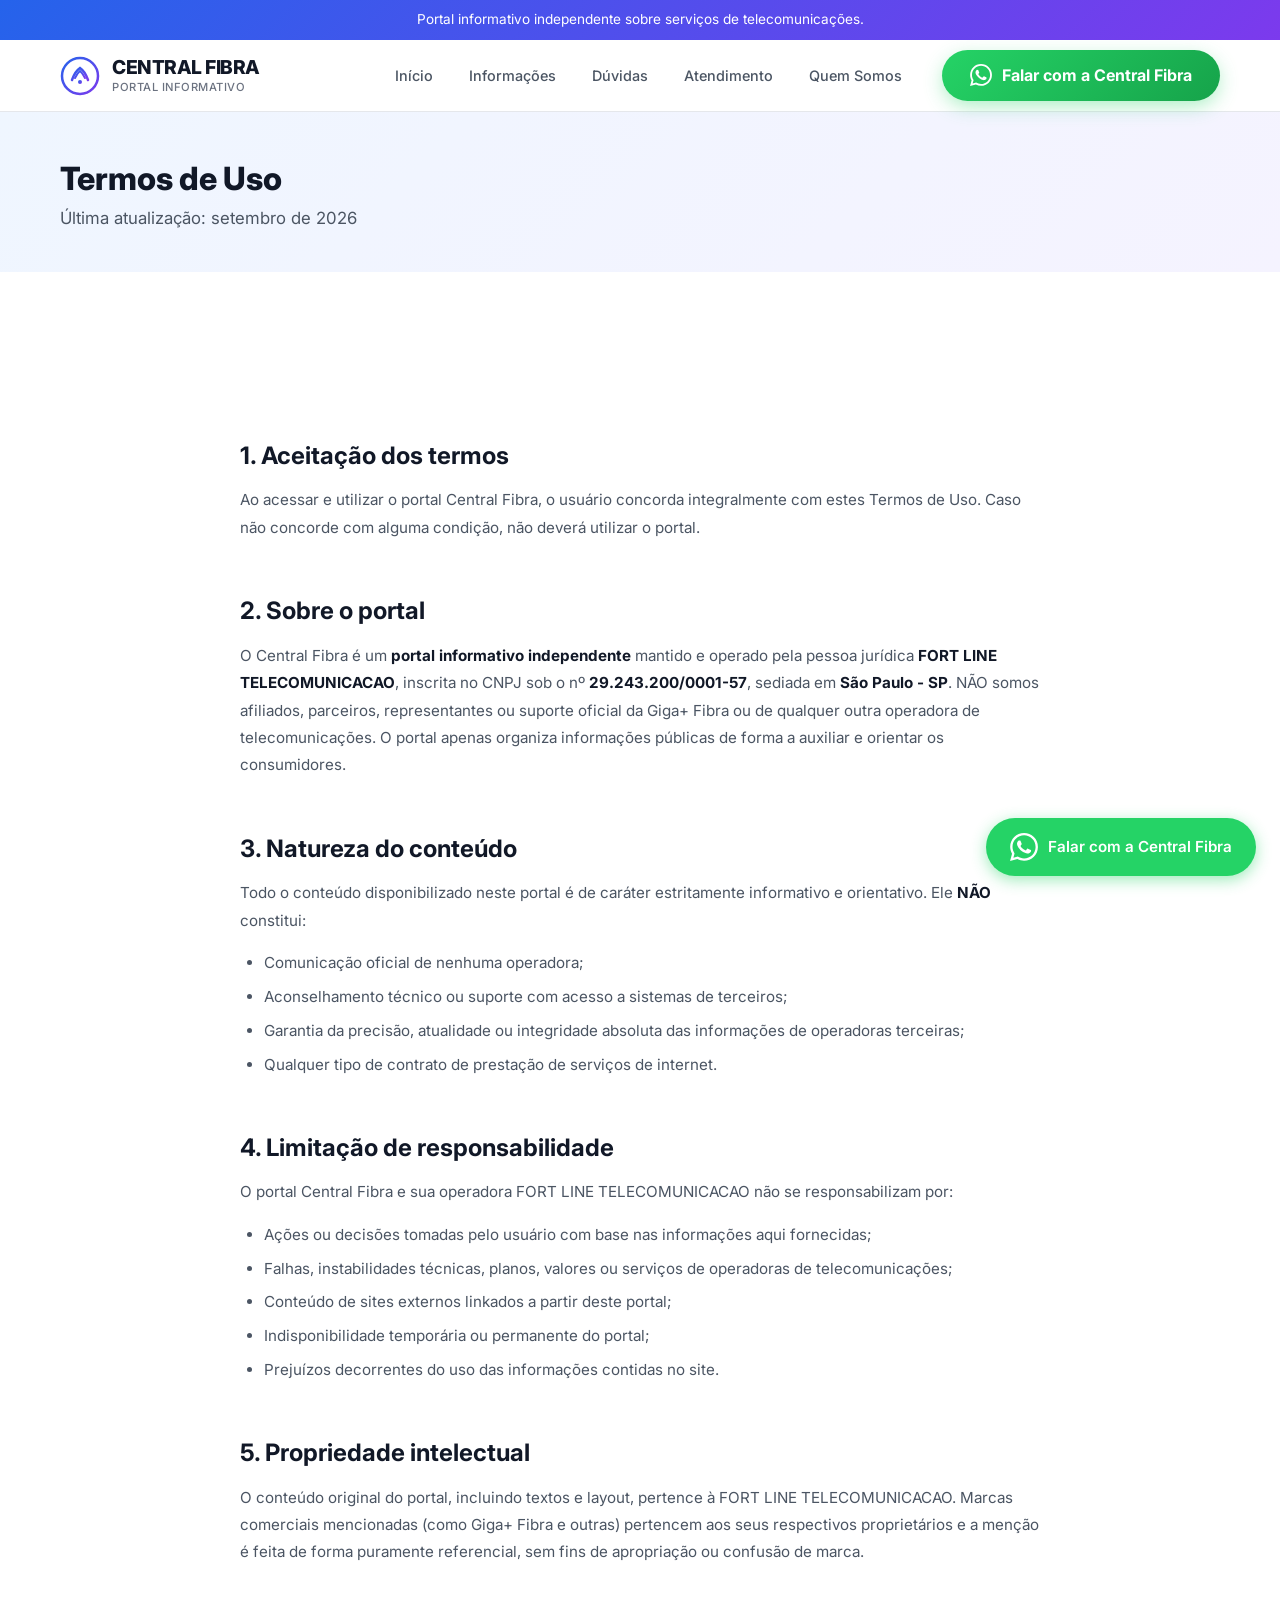
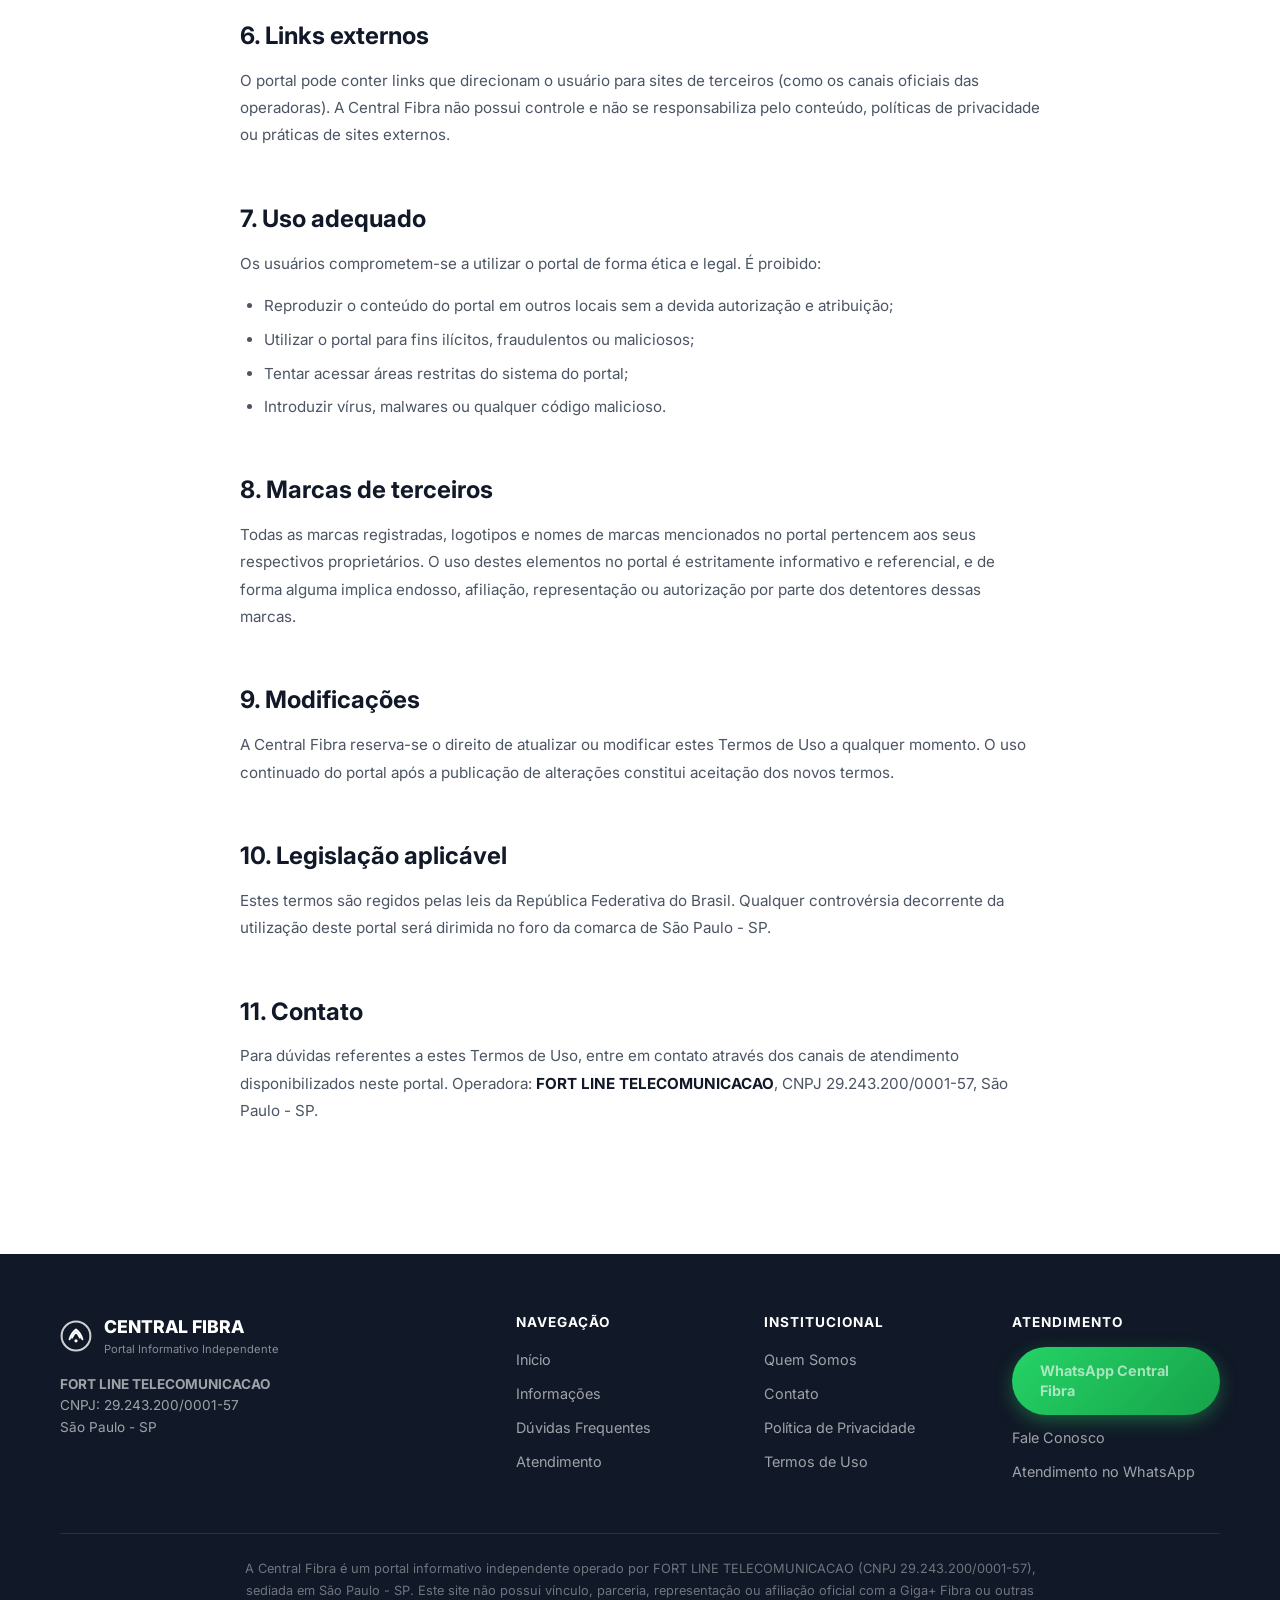
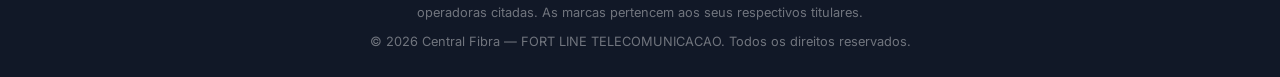
<file: termos-de-uso.html>
<!DOCTYPE html>
<html lang="pt-BR">
<head>
    <meta charset="UTF-8">
    <meta name="viewport" content="width=device-width, initial-scale=1.0">
    <title>Termos de Uso | Central Fibra</title>
    <meta name="description" content="Termos de uso do portal Central Fibra. Condições para utilização do portal informativo.">
    <meta name="robots" content="index, follow">
    <meta property="og:title" content="Termos de Uso | Central Fibra">
    <meta property="og:description" content="Termos de uso do portal Central Fibra. Condições para utilização do portal informativo.">
    <meta property="og:image" content="https://studioorvion-lgtm.github.io/central-fibra/assets/images/hero-central-fibra.webp">
    <meta property="og:url" content="https://studioorvion-lgtm.github.io/central-fibra/termos-de-uso.html">
    <meta property="og:type" content="website">
    <link rel="canonical" href="https://studioorvion-lgtm.github.io/central-fibra/termos-de-uso.html">
    <link rel="icon" type="image/svg+xml" href="favicon.svg">
    <link rel="stylesheet" href="styles.css">
</head>
<body>
<div class="info-banner">
    <div class="container">
        <span class="banner-text-desktop">Portal informativo independente sobre serviços de telecomunicações.</span>
        <span class="banner-text-mobile">Portal informativo independente</span>
    </div>
</div>
<header class="header">
    <div class="container">
        <a href="index.html" class="logo">
            <div class="logo-icon">
                <svg width="40" height="40" viewBox="0 0 40 40" fill="none" xmlns="http://www.w3.org/2000/svg">
                    <defs>
                        <linearGradient id="logoGrad" x1="0%" y1="0%" x2="100%" y2="100%">
                            <stop offset="0%" stop-color="#2563EB"/>
                            <stop offset="100%" stop-color="#7C3AED"/>
                        </linearGradient>
                    </defs>
                    <circle cx="20" cy="20" r="18" stroke="url(#logoGrad)" stroke-width="2.5" fill="none"/>
                    <path d="M12 24C14 18 17 14 20 12C23 14 26 18 28 24" stroke="url(#logoGrad)" stroke-width="2.5" stroke-linecap="round" fill="none"/>
                    <path d="M15 22C16.5 19 18 16.5 20 15C22 16.5 23.5 19 25 22" stroke="url(#logoGrad)" stroke-width="2" stroke-linecap="round" fill="none"/>
                    <circle cx="20" cy="26" r="2" fill="url(#logoGrad)"/>
                </svg>
            </div>
            <div class="logo-text">
                <span class="logo-name">CENTRAL FIBRA</span>
                <span class="logo-tagline">Portal Informativo</span>
            </div>
        </a>
        <nav class="nav">
            <ul class="nav-links">
                <li><a href="index.html" class="nav-link">Início</a></li>
                <li><a href="index.html#informacoes" class="nav-link">Informações</a></li>
                <li><a href="index.html#duvidas" class="nav-link">Dúvidas</a></li>
                <li><a href="index.html#atendimento" class="nav-link">Atendimento</a></li>
                <li><a href="quem-somos.html" class="nav-link">Quem Somos</a></li>
            </ul>
            <a href="https://wa.me/5511967877200?text=Ol%C3%A1%21%20Gostaria%20de%20informa%C3%A7%C3%B5es%20sobre%20servi%C3%A7os%20de%20internet." target="_blank" rel="noopener noreferrer" class="whatsapp-cta btn-sm header-cta" data-location="header" data-event="whatsapp_click" aria-label="Falar com a Central Fibra pelo WhatsApp">
                <svg class="whatsapp-icon" viewBox="0 0 24 24"><path d="M.057 24l1.687-6.163c-1.041-1.804-1.588-3.849-1.587-5.946.003-6.556 5.338-11.891 11.893-11.891 3.181.001 6.167 1.24 8.413 3.488 2.245 2.248 3.481 5.236 3.48 8.414-.003 6.557-5.338 11.892-11.893 11.892-1.99-.001-3.951-.5-5.688-1.448l-6.305 1.654zm6.597-3.807c1.676.995 3.276 1.591 5.392 1.592 5.448 0 9.886-4.434 9.889-9.885.002-5.462-4.415-9.89-9.881-9.892-5.452 0-9.887 4.434-9.889 9.884-.001 2.225.651 3.891 1.746 5.634l-.999 3.648 3.742-.981zm11.387-5.464c-.074-.124-.272-.198-.57-.347-.297-.149-1.758-.868-2.031-.967-.272-.099-.47-.149-.669.149-.198.297-.768.967-.941 1.165-.173.198-.347.223-.644.074-.297-.149-1.255-.462-2.39-1.475-.883-.788-1.48-1.761-1.653-2.059-.173-.297-.018-.458.13-.606.134-.133.297-.347.446-.521.151-.172.2-.296.3-.495.099-.198.05-.372-.025-.521-.075-.148-.669-1.611-.916-2.206-.242-.579-.487-.501-.669-.51l-.57-.01c-.198 0-.52.074-.792.372s-1.04 1.016-1.04 2.479 1.065 2.876 1.213 3.074c.149.198 2.095 3.2 5.076 4.487.709.306 1.263.489 1.694.626.712.226 1.36.194 1.872.118.571-.085 1.758-.719 2.006-1.413.248-.695.248-1.29.173-1.414z"/></svg>
                <span class="header-cta-text">Falar com a Central Fibra</span>
            </a>
        </nav>
        <button class="hamburger" aria-label="Menu">
            <span></span>
            <span></span>
            <span></span>
        </button>
    </div>
</header>

<nav class="mobile-nav">
    <a href="index.html" class="nav-link">Início</a>
    <a href="index.html#informacoes" class="nav-link">Informações</a>
    <a href="index.html#duvidas" class="nav-link">Dúvidas</a>
    <a href="index.html#atendimento" class="nav-link">Atendimento</a>
    <a href="quem-somos.html" class="nav-link">Quem Somos</a>
    <a href="https://wa.me/5511967877200?text=Ol%C3%A1%21%20Gostaria%20de%20informa%C3%A7%C3%B5es%20sobre%20servi%C3%A7os%20de%20internet." target="_blank" rel="noopener noreferrer" class="whatsapp-cta btn-block" data-location="mobile-nav" data-event="whatsapp_click">
        <svg class="whatsapp-icon" viewBox="0 0 24 24"><path d="M.057 24l1.687-6.163c-1.041-1.804-1.588-3.849-1.587-5.946.003-6.556 5.338-11.891 11.893-11.891 3.181.001 6.167 1.24 8.413 3.488 2.245 2.248 3.481 5.236 3.48 8.414-.003 6.557-5.338 11.892-11.893 11.892-1.99-.001-3.951-.5-5.688-1.448l-6.305 1.654zm6.597-3.807c1.676.995 3.276 1.591 5.392 1.592 5.448 0 9.886-4.434 9.889-9.885.002-5.462-4.415-9.89-9.881-9.892-5.452 0-9.887 4.434-9.889 9.884-.001 2.225.651 3.891 1.746 5.634l-.999 3.648 3.742-.981zm11.387-5.464c-.074-.124-.272-.198-.57-.347-.297-.149-1.758-.868-2.031-.967-.272-.099-.47-.149-.669.149-.198.297-.768.967-.941 1.165-.173.198-.347.223-.644.074-.297-.149-1.255-.462-2.39-1.475-.883-.788-1.48-1.761-1.653-2.059-.173-.297-.018-.458.13-.606.134-.133.297-.347.446-.521.151-.172.2-.296.3-.495.099-.198.05-.372-.025-.521-.075-.148-.669-1.611-.916-2.206-.242-.579-.487-.501-.669-.51l-.57-.01c-.198 0-.52.074-.792.372s-1.04 1.016-1.04 2.479 1.065 2.876 1.213 3.074c.149.198 2.095 3.2 5.076 4.487.709.306 1.263.489 1.694.626.712.226 1.36.194 1.872.118.571-.085 1.758-.719 2.006-1.413.248-.695.248-1.29.173-1.414z"/></svg>
        Falar com a Central Fibra
    </a>
</nav>

<div class="overlay"></div>

<main>
    <section class="page-header">
        <div class="container">
            <h1>Termos de Uso</h1>
            <p>Última atualização: setembro de <span class="current-year"></span></p>
        </div>
    </section>
    
    <section class="section">
        <div class="container">
            <div class="page-content">
                <h2>1. Aceitação dos termos</h2>
                <p>Ao acessar e utilizar o portal Central Fibra, o usuário concorda integralmente com estes Termos de Uso. Caso não concorde com alguma condição, não deverá utilizar o portal.</p>

                <h2>2. Sobre o portal</h2>
                <p>O Central Fibra é um <strong>portal informativo independente</strong> mantido e operado pela pessoa jurídica <strong>FORT LINE TELECOMUNICACAO</strong>, inscrita no CNPJ sob o nº <strong>29.243.200/0001-57</strong>, sediada em <strong>São Paulo - SP</strong>. NÃO somos afiliados, parceiros, representantes ou suporte oficial da Giga+ Fibra ou de qualquer outra operadora de telecomunicações. O portal apenas organiza informações públicas de forma a auxiliar e orientar os consumidores.</p>

                <h2>3. Natureza do conteúdo</h2>
                <p>Todo o conteúdo disponibilizado neste portal é de caráter estritamente informativo e orientativo. Ele <strong>NÃO</strong> constitui:</p>
                <ul>
                    <li>Comunicação oficial de nenhuma operadora;</li>
                    <li>Aconselhamento técnico ou suporte com acesso a sistemas de terceiros;</li>
                    <li>Garantia da precisão, atualidade ou integridade absoluta das informações de operadoras terceiras;</li>
                    <li>Qualquer tipo de contrato de prestação de serviços de internet.</li>
                </ul>

                <h2>4. Limitação de responsabilidade</h2>
                <p>O portal Central Fibra e sua operadora FORT LINE TELECOMUNICACAO não se responsabilizam por:</p>
                <ul>
                    <li>Ações ou decisões tomadas pelo usuário com base nas informações aqui fornecidas;</li>
                    <li>Falhas, instabilidades técnicas, planos, valores ou serviços de operadoras de telecomunicações;</li>
                    <li>Conteúdo de sites externos linkados a partir deste portal;</li>
                    <li>Indisponibilidade temporária ou permanente do portal;</li>
                    <li>Prejuízos decorrentes do uso das informações contidas no site.</li>
                </ul>

                <h2>5. Propriedade intelectual</h2>
                <p>O conteúdo original do portal, incluindo textos e layout, pertence à FORT LINE TELECOMUNICACAO. Marcas comerciais mencionadas (como Giga+ Fibra e outras) pertencem aos seus respectivos proprietários e a menção é feita de forma puramente referencial, sem fins de apropriação ou confusão de marca.</p>

                <h2>6. Links externos</h2>
                <p>O portal pode conter links que direcionam o usuário para sites de terceiros (como os canais oficiais das operadoras). A Central Fibra não possui controle e não se responsabiliza pelo conteúdo, políticas de privacidade ou práticas de sites externos.</p>

                <h2>7. Uso adequado</h2>
                <p>Os usuários comprometem-se a utilizar o portal de forma ética e legal. É proibido:</p>
                <ul>
                    <li>Reproduzir o conteúdo do portal em outros locais sem a devida autorização e atribuição;</li>
                    <li>Utilizar o portal para fins ilícitos, fraudulentos ou maliciosos;</li>
                    <li>Tentar acessar áreas restritas do sistema do portal;</li>
                    <li>Introduzir vírus, malwares ou qualquer código malicioso.</li>
                </ul>

                <h2>8. Marcas de terceiros</h2>
                <p>Todas as marcas registradas, logotipos e nomes de marcas mencionados no portal pertencem aos seus respectivos proprietários. O uso destes elementos no portal é estritamente informativo e referencial, e de forma alguma implica endosso, afiliação, representação ou autorização por parte dos detentores dessas marcas.</p>

                <h2>9. Modificações</h2>
                <p>A Central Fibra reserva-se o direito de atualizar ou modificar estes Termos de Uso a qualquer momento. O uso continuado do portal após a publicação de alterações constitui aceitação dos novos termos.</p>

                <h2>10. Legislação aplicável</h2>
                <p>Estes termos são regidos pelas leis da República Federativa do Brasil. Qualquer controvérsia decorrente da utilização deste portal será dirimida no foro da comarca de São Paulo - SP.</p>

                <h2>11. Contato</h2>
                <p>Para dúvidas referentes a estes Termos de Uso, entre em contato através dos canais de atendimento disponibilizados neste portal. Operadora: <strong>FORT LINE TELECOMUNICACAO</strong>, CNPJ 29.243.200/0001-57, São Paulo - SP.</p>
            </div>
        </div>
    </section>
</main>

<footer class="footer">
    <div class="container">
        <div class="footer-grid">
            <div class="footer-brand">
                <a href="index.html" class="footer-logo">
                    <svg width="32" height="32" viewBox="0 0 40 40" fill="none" xmlns="http://www.w3.org/2000/svg">
                        <circle cx="20" cy="20" r="18" stroke="white" stroke-width="2.5" fill="none" opacity="0.8"/>
                        <path d="M12 24C14 18 17 14 20 12C23 14 26 18 28 24" stroke="white" stroke-width="2.5" stroke-linecap="round" fill="none"/>
                        <path d="M15 22C16.5 19 18 16.5 20 15C22 16.5 23.5 19 25 22" stroke="white" stroke-width="2.5" stroke-linecap="round" fill="none"/>
                        <circle cx="20" cy="26" r="2" fill="white"/>
                    </svg>
                    <div>
                        <div class="footer-logo-name">CENTRAL FIBRA</div>
                        <div class="footer-logo-tagline">Portal Informativo Independente</div>
                    </div>
                </a>
                <p class="footer-brand-text"><strong>FORT LINE TELECOMUNICACAO</strong><br>CNPJ: 29.243.200/0001-57<br>São Paulo - SP</p>
            </div>
            <div class="footer-column">
                <h4>Navegação</h4>
                <ul class="footer-links">
                    <li><a href="index.html">Início</a></li>
                    <li><a href="index.html#informacoes">Informações</a></li>
                    <li><a href="index.html#duvidas">Dúvidas Frequentes</a></li>
                    <li><a href="index.html#atendimento">Atendimento</a></li>
                </ul>
            </div>
            <div class="footer-column">
                <h4>Institucional</h4>
                <ul class="footer-links">
                    <li><a href="quem-somos.html">Quem Somos</a></li>
                    <li><a href="contato.html">Contato</a></li>
                    <li><a href="politica-de-privacidade.html">Política de Privacidade</a></li>
                    <li><a href="termos-de-uso.html">Termos de Uso</a></li>
                </ul>
            </div>
            <div class="footer-column">
                <h4>Atendimento</h4>
                <ul class="footer-links">
                    <li><a href="https://wa.me/5511967877200?text=Ol%C3%A1%21%20Gostaria%20de%20informa%C3%A7%C3%B5es%20sobre%20servi%C3%A7os%20de%20internet." target="_blank" rel="noopener noreferrer" class="whatsapp-cta" data-location="footer" data-event="whatsapp_click">WhatsApp Central Fibra</a></li>
                    <li><a href="contato.html">Fale Conosco</a></li>
                    <li><a href="https://wa.me/5511967877200?text=Ol%C3%A1%21%20Gostaria%20de%20informa%C3%A7%C3%B5es%20sobre%20servi%C3%A7os%20de%20internet." target="_blank" rel="noopener noreferrer">Atendimento no WhatsApp</a></li>
                </ul>
            </div>
        </div>
        <div class="footer-bottom">
            <div class="footer-disclaimer">
                <p>A Central Fibra é um portal informativo independente operado por FORT LINE TELECOMUNICACAO (CNPJ 29.243.200/0001-57), sediada em São Paulo - SP. Este site não possui vínculo, parceria, representação ou afiliação oficial com a Giga+ Fibra ou outras operadoras citadas. As marcas pertencem aos seus respectivos titulares.</p>
                <p style="margin-top: 8px;">&copy; <span class="current-year"></span> Central Fibra — FORT LINE TELECOMUNICACAO. Todos os direitos reservados.</p>
            </div>
        </div>
    </div>
</footer>

<div class="whatsapp-float">
    <a href="https://wa.me/5511967877200?text=Ol%C3%A1%21%20Gostaria%20de%20informa%C3%A7%C3%B5es%20sobre%20servi%C3%A7os%20de%20internet." target="_blank" rel="noopener noreferrer" class="whatsapp-float-btn whatsapp-cta" data-location="floating" data-event="whatsapp_click" aria-label="Falar com a Central Fibra pelo WhatsApp">
        <svg class="whatsapp-icon" viewBox="0 0 24 24"><path d="M.057 24l1.687-6.163c-1.041-1.804-1.588-3.849-1.587-5.946.003-6.556 5.338-11.891 11.893-11.891 3.181.001 6.167 1.24 8.413 3.488 2.245 2.248 3.481 5.236 3.48 8.414-.003 6.557-5.338 11.892-11.893 11.892-1.99-.001-3.951-.5-5.688-1.448l-6.305 1.654zm6.597-3.807c1.676.995 3.276 1.591 5.392 1.592 5.448 0 9.886-4.434 9.889-9.885.002-5.462-4.415-9.89-9.881-9.892-5.452 0-9.887 4.434-9.889 9.884-.001 2.225.651 3.891 1.746 5.634l-.999 3.648 3.742-.981zm11.387-5.464c-.074-.124-.272-.198-.57-.347-.297-.149-1.758-.868-2.031-.967-.272-.099-.47-.149-.669.149-.198.297-.768.967-.941 1.165-.173.198-.347.223-.644.074-.297-.149-1.255-.462-2.39-1.475-.883-.788-1.48-1.761-1.653-2.059-.173-.297-.018-.458.13-.606.134-.133.297-.347.446-.521.151-.172.2-.296.3-.495.099-.198.05-.372-.025-.521-.075-.148-.669-1.611-.916-2.206-.242-.579-.487-.501-.669-.51l-.57-.01c-.198 0-.52.074-.792.372s-1.04 1.016-1.04 2.479 1.065 2.876 1.213 3.074c.149.198 2.095 3.2 5.076 4.487.709.306 1.263.489 1.694.626.712.226 1.36.194 1.872.118.571-.085 1.758-.719 2.006-1.413.248-.695.248-1.29.173-1.414z"/></svg>
        <span class="whatsapp-float-label">Falar com a Central Fibra</span>
    </a>
</div>

<button class="back-to-top" aria-label="Voltar ao topo">
    <svg width="24" height="24" viewBox="0 0 24 24" fill="none" stroke="currentColor" stroke-width="2" stroke-linecap="round" stroke-linejoin="round"><path d="M18 15l-6-6-6 6"/></svg>
</button>

<script src="main.js"></script>
</body>
</html>
</file>
<file: styles.css>
@import url('https://fonts.googleapis.com/css2?family=Inter:wght@400;500;600;700;800;900&display=swap');

:root {
  --primary-blue: #2563EB;
  --primary-blue-hover: #1D4ED8;
  --primary-purple: #7C3AED;
  --primary-purple-hover: #6D28D9;
  --gradient-primary: linear-gradient(135deg, #2563EB 0%, #7C3AED 100%);
  --gradient-light: linear-gradient(135deg, #EFF6FF 0%, #F5F3FF 100%);
  --hero-gradient: linear-gradient(160deg, #EFF6FF 0%, #F5F3FF 50%, #FFFFFF 100%);
  --text-primary: #111827;
  --text-secondary: #4B5563;
  --text-tertiary: #6B7280;
  --bg-white: #FFFFFF;
  --bg-light: #F9FAFB;
  --border-light: #E5E7EB;
  --shadow-xs: 0 1px 2px rgba(0,0,0,0.05);
  --shadow-sm: 0 1px 3px rgba(0,0,0,0.1), 0 1px 2px rgba(0,0,0,0.06);
  --shadow-md: 0 4px 6px -1px rgba(0,0,0,0.1), 0 2px 4px -1px rgba(0,0,0,0.06);
  --shadow-lg: 0 10px 15px -3px rgba(0,0,0,0.1), 0 4px 6px -2px rgba(0,0,0,0.05);
  --shadow-xl: 0 20px 25px -5px rgba(0,0,0,0.1);
  --radius-sm: 8px;
  --radius-md: 12px;
  --radius-lg: 16px;
  --radius-xl: 24px;
  --radius-full: 9999px;
  --header-height: 72px;
  --banner-height: 40px;
  --container-max: 1200px;
}

/* ===== 1. Reset & Base ===== */
*, *::before, *::after {
  box-sizing: border-box;
  margin: 0;
  padding: 0;
}

html {
  scroll-behavior: smooth;
  scroll-padding-top: calc(var(--header-height) + var(--banner-height));
}

body {
  font-family: 'Inter', system-ui, -apple-system, sans-serif;
  color: var(--text-primary);
  background-color: var(--bg-white);
  line-height: 1.5;
  -webkit-font-smoothing: antialiased;
}

img, svg {
  max-width: 100%;
  height: auto;
  display: block;
}

/* ===== 2. Typography ===== */
h1, h2, h3, h4 {
  color: var(--text-primary);
  font-weight: 700;
  line-height: 1.2;
}

.section-title {
  font-size: 2rem;
  font-weight: 800;
  text-align: center;
  color: var(--text-primary);
  margin-bottom: 16px;
}

.section-subtitle {
  font-size: 1.1rem;
  color: var(--text-secondary);
  text-align: center;
  max-width: 640px;
  margin: 0 auto 48px;
}

@media (min-width: 1024px) {
  .section-title {
    font-size: 2.5rem;
  }
}

/* ===== 3. Container ===== */
.container {
  max-width: var(--container-max);
  padding: 0 20px;
  margin: 0 auto;
}

/* ===== 4. Buttons ===== */
.btn {
  display: inline-flex;
  align-items: center;
  justify-content: center;
  gap: 8px;
  padding: 14px 28px;
  font-size: 1rem;
  font-weight: 600;
  border-radius: var(--radius-full);
  border: none;
  cursor: pointer;
  transition: all 0.3s;
  text-decoration: none;
  line-height: 1.4;
}

.btn-primary {
  background: var(--gradient-primary);
  color: var(--bg-white);
  box-shadow: var(--shadow-sm);
}

.btn-primary:hover {
  transform: translateY(-2px);
  box-shadow: var(--shadow-md);
  color: var(--bg-white);
}

.btn-secondary {
  background: var(--bg-white);
  color: var(--primary-blue);
  border: 2px solid var(--primary-blue);
}

.btn-secondary:hover {
  background: #EFF6FF;
}

.btn-white {
  background: var(--bg-white);
  color: var(--primary-blue);
}

.btn-white:hover {
  transform: translateY(-2px);
}

.btn-sm {
  padding: 10px 20px;
  font-size: 0.9rem;
}

.btn-lg {
  padding: 16px 36px;
  font-size: 1.1rem;
}

.btn-block {
  width: 100%;
  justify-content: center;
}

.btn-group {
  display: flex;
  flex-wrap: wrap;
  gap: 12px;
}

@media (max-width: 639px) {
  .btn-group .btn {
    width: 100%;
  }
}

/* ===== 5. Info Banner ===== */
.info-banner {
  background: var(--gradient-primary);
  color: var(--bg-white);
  text-align: center;
  padding: 10px 20px;
  font-size: 0.85rem;
  position: sticky;
  top: 0;
  z-index: 1001;
  line-height: 1.4;
  height: var(--banner-height);
  display: flex;
  align-items: center;
  justify-content: center;
}

.banner-text-desktop {
  display: inline;
}

.banner-text-mobile {
  display: none;
}

/* ===== 6. Header ===== */
.header {
  background: rgba(255, 255, 255, 0.9);
  backdrop-filter: blur(10px);
  position: sticky;
  top: var(--banner-height);
  z-index: 1000;
  border-bottom: 1px solid var(--border-light);
  height: var(--header-height);
  transition: box-shadow 0.3s;
}

.header.scrolled {
  box-shadow: 0 1px 3px rgba(0,0,0,0.1);
}

.header .container {
  display: flex;
  align-items: center;
  justify-content: space-between;
  height: 100%;
}

.logo {
  display: flex;
  align-items: center;
  gap: 12px;
  text-decoration: none;
  color: var(--text-primary);
}

.logo-icon {
  width: 40px;
  height: 40px;
  flex-shrink: 0;
}

.logo-text {
  display: flex;
  flex-direction: column;
}

.logo-name {
  font-size: 1.2rem;
  font-weight: 800;
  letter-spacing: -0.5px;
  color: var(--text-primary);
  line-height: 1.2;
}

.logo-tagline {
  font-size: 0.7rem;
  color: var(--text-tertiary);
  font-weight: 500;
  letter-spacing: 0.5px;
  text-transform: uppercase;
}

.nav {
  display: flex;
  align-items: center;
  gap: 8px;
}

.nav-links {
  display: none;
  list-style: none;
  gap: 4px;
  margin: 0;
  padding: 0;
}

.nav-link {
  display: block;
  padding: 8px 16px;
  color: var(--text-secondary);
  text-decoration: none;
  font-size: 0.9rem;
  font-weight: 500;
  border-radius: var(--radius-full);
  transition: all 0.2s;
}

.nav-link:hover, .nav-link.active {
  color: var(--primary-blue);
  background: #EFF6FF;
}

.header-cta {
  display: none;
  margin-left: 16px;
}

.hamburger {
  display: flex;
  flex-direction: column;
  gap: 5px;
  background: none;
  border: none;
  cursor: pointer;
  padding: 8px;
  z-index: 1003;
}

.hamburger span {
  display: block;
  width: 24px;
  height: 2.5px;
  background: var(--text-primary);
  border-radius: var(--radius-full);
  transition: all 0.3s;
}

.hamburger.active span:nth-child(1) {
  transform: rotate(45deg) translateY(7.5px) translateX(3px);
}

.hamburger.active span:nth-child(2) {
  opacity: 0;
}

.hamburger.active span:nth-child(3) {
  transform: rotate(-45deg) translateY(-7.5px) translateX(3px);
}

.mobile-nav {
  display: none;
}

.mobile-nav.active {
  display: flex;
  flex-direction: column;
  position: fixed;
  top: calc(var(--banner-height) + var(--header-height));
  left: 0;
  right: 0;
  bottom: 0;
  background: var(--bg-white);
  padding: 24px;
  gap: 8px;
  z-index: 999;
  overflow-y: auto;
}

.mobile-nav .nav-link {
  padding: 16px 20px;
  font-size: 1.1rem;
  border-radius: var(--radius-md);
}

.mobile-nav .btn {
  margin-top: 16px;
}

@media (min-width: 1024px) {
  .nav-links, .header-cta {
    display: flex;
  }
  .header-cta-text {
    display: inline;
  }
  .hamburger {
    display: none;
  }
}

/* ===== CORREÇÃO EXCLUSIVA PARA MOBILE (<= 768px) ===== */
@media (max-width: 768px) {
  :root {
    --banner-height: 24px;
    --header-height: 66px;
  }

  html {
    scroll-padding-top: 90px;
  }

  /* 1. Faixa Superior — Linha única, centralizada, 12px */
  .info-banner {
    height: 24px;
    min-height: 24px;
    padding: 5px 10px;
    font-size: 12px;
    line-height: 1.2;
    text-align: center;
    white-space: nowrap;
    overflow: hidden;
    text-overflow: ellipsis;
  }

  .banner-text-desktop {
    display: none !important;
  }

  .banner-text-mobile {
    display: inline !important;
    white-space: nowrap;
  }

  /* 2. Header & Container Equilibrados (66px) */
  .header {
    height: 66px;
    top: 24px;
  }

  .header .container {
    height: 100%;
    display: flex;
    align-items: center;
    justify-content: space-between;
    padding: 0 20px;
    flex-wrap: nowrap;
  }

  /* 3. Logo / Marca (à esquerda, centralizado verticalmente, tamanho equilibrado) */
  .logo {
    display: flex;
    align-items: center;
    gap: 10px;
    min-width: 0;
    flex-shrink: 1;
    text-decoration: none;
  }

  .logo-icon {
    width: 32px;
    height: 32px;
    min-width: 32px;
    min-height: 32px;
    flex-shrink: 0;
  }

  .logo-icon svg {
    width: 32px;
    height: 32px;
  }

  .logo-text {
    display: flex;
    flex-direction: column;
    min-width: 0;
  }

  .logo-name {
    font-size: 1rem;
    font-weight: 800;
    white-space: nowrap;
    line-height: 1.1;
    letter-spacing: -0.3px;
  }

  .logo-tagline {
    font-size: 0.62rem;
    white-space: nowrap;
    line-height: 1.1;
    letter-spacing: 0.3px;
    text-transform: uppercase;
  }

  /* 4. REMOVER Botão WhatsApp do Header no Mobile (somente logo e hambúrguer) */
  .nav {
    display: none !important;
  }

  .header-cta {
    display: none !important;
  }

  /* 5. Menu Hambúrguer (à direita, 44px, centralizado verticalmente) */
  .hamburger {
    display: flex !important;
    flex-direction: column;
    justify-content: center;
    align-items: center;
    width: 44px;
    height: 44px;
    min-width: 44px;
    min-height: 44px;
    padding: 8px;
    margin: 0;
    gap: 5px;
    border-radius: var(--radius-sm);
    flex-shrink: 0;
  }

  .hamburger span {
    width: 22px;
    height: 2.5px;
  }

  /* Menu Mobile Aberto */
  .mobile-nav.active {
    top: 90px;
  }

  /* 6. Hero Mobile — Redução de ~30px do espaço entre botões e imagem G+ */
  .hero {
    padding: 18px 0 16px;
  }

  .hero .container {
    gap: 14px !important;
  }

  .hero-title {
    font-size: 1.95rem;
    line-height: 1.15;
    margin-bottom: 10px;
  }

  .hero-subtitle {
    font-size: 0.98rem;
    line-height: 1.5;
    margin-bottom: 14px;
  }

  .hero-buttons {
    gap: 10px;
    margin-bottom: 10px !important;
  }

  .hero-buttons .btn {
    padding: 13px 22px;
  }

  .hero-image-wrapper {
    margin-top: 0 !important;
  }

  .hero-image {
    max-width: 100%;
    border-radius: 16px;
  }

  /* 7. WhatsApp Flutuante no Mobile (mantido inalterado) */
  .whatsapp-float {
    bottom: 18px;
    right: 16px;
  }

  .whatsapp-float-btn {
    width: 52px;
    height: 52px;
    padding: 12px;
    justify-content: center;
  }

  .whatsapp-float-btn .whatsapp-icon {
    width: 26px;
    height: 26px;
  }
}

/* Ajuste fino para telas ultra-estreitas (<= 360px) */
@media (max-width: 360px) {
  .header .container {
    padding: 0 14px;
  }
  .logo {
    gap: 8px;
  }
  .logo-name {
    font-size: 0.92rem;
  }
  .logo-tagline {
    font-size: 0.58rem;
  }
  .hamburger {
    width: 42px;
    height: 42px;
    min-width: 42px;
    min-height: 42px;
  }
}

/* ===== 7. Hero ===== */
.hero {
  background: var(--hero-gradient);
  padding: 42px 0 28px;
  overflow: hidden;
  position: relative;
}

.hero .container {
  display: grid;
  grid-template-columns: 1fr;
  gap: 32px;
  align-items: center;
}

.hero-content {
  text-align: center;
}

.hero-title {
  font-size: 2.25rem;
  font-weight: 900;
  line-height: 1.15;
  letter-spacing: -0.03em;
  color: var(--text-primary);
  margin-bottom: 14px;
}

.hero-highlight {
  background: var(--gradient-primary);
  -webkit-background-clip: text;
  -webkit-text-fill-color: transparent;
  background-clip: text;
}

.hero-subtitle {
  font-size: 1.05rem;
  color: var(--text-secondary);
  line-height: 1.6;
  margin-bottom: 22px;
}

.hero-buttons {
  display: flex;
  flex-wrap: wrap;
  gap: 12px;
  justify-content: center;
  margin-bottom: 22px;
}

.hero-disclaimer {
  font-size: 0.8rem;
  color: var(--text-tertiary);
  line-height: 1.6;
  padding: 16px;
  background: rgba(255, 255, 255, 0.6);
  border-radius: var(--radius-md);
  border-left: 3px solid var(--primary-blue);
  text-align: left;
}

.hero-image-wrapper {
  position: relative;
  display: flex;
  justify-content: center;
  align-items: center;
  width: 100%;
}

.hero-image-wrapper::before {
  content: '';
  position: absolute;
  top: -16px;
  left: -16px;
  right: -16px;
  bottom: -16px;
  background: radial-gradient(circle at center, rgba(37, 99, 235, 0.22) 0%, rgba(124, 58, 237, 0.16) 45%, transparent 72%);
  border-radius: 32px;
  filter: blur(24px);
  z-index: 0;
  pointer-events: none;
}

.hero-image {
  position: relative;
  z-index: 1;
  width: 100%;
  max-width: 580px;
  height: auto;
  border-radius: 20px;
  box-shadow: 0 20px 50px -12px rgba(37, 99, 235, 0.24), 0 0 32px rgba(124, 58, 237, 0.12), 0 4px 16px rgba(0, 0, 0, 0.05);
  border: 1px solid rgba(226, 232, 240, 0.9);
  transition: transform 0.4s ease, box-shadow 0.4s ease;
  display: block;
}

.hero-image:hover {
  transform: translateY(-4px);
  box-shadow: 0 24px 56px -10px rgba(37, 99, 235, 0.32), 0 0 40px rgba(124, 58, 237, 0.18), 0 6px 20px rgba(0, 0, 0, 0.07);
}

.hero-illustration {
  display: flex;
  justify-content: center;
  align-items: center;
}

.hero-illustration svg {
  width: 100%;
  max-width: 500px;
  height: auto;
}

@media (min-width: 1024px) {
  .hero {
    padding: 54px 0 38px;
  }
  .hero .container {
    grid-template-columns: 1.05fr 0.95fr;
    gap: 40px;
  }
  .hero-content {
    text-align: left;
  }
  .hero-title {
    font-size: 3.4rem;
  }
  .hero-subtitle {
    font-size: 1.18rem;
  }
  .hero-buttons {
    justify-content: flex-start;
  }
}

/* ===== 8. Section ===== */
.section {
  padding: 44px 0;
}

.section-alt {
  padding: 44px 0;
  background: #f8fafc;
}

.section-tint {
  padding: 44px 0;
  background: #f0f7ff;
}

@media (min-width: 1024px) {
  .section, .section-alt, .section-tint {
    padding: 54px 0;
  }
}

/* ===== 9. Cards Grid ===== */
.cards-grid {
  display: grid;
  grid-template-columns: 1fr;
  gap: 20px;
}

@media (min-width: 768px) {
  .cards-grid {
    grid-template-columns: repeat(2, 1fr);
  }
}

@media (min-width: 1024px) {
  .cards-grid {
    grid-template-columns: repeat(3, 1fr);
  }
}

.card {
  background: var(--bg-white);
  border-radius: 20px;
  padding: 24px 18px;
  box-shadow: 0 4px 18px rgba(0, 0, 0, 0.04);
  border: 1px solid rgba(226, 232, 240, 0.85);
  transition: transform 0.3s cubic-bezier(0.4, 0, 0.2, 1), box-shadow 0.3s cubic-bezier(0.4, 0, 0.2, 1), border-color 0.3s cubic-bezier(0.4, 0, 0.2, 1);
  display: flex;
  flex-direction: column;
  text-align: center;
  text-decoration: none;
  color: inherit;
  cursor: pointer;
  position: relative;
  height: 100%;
}

.card:hover {
  transform: translateY(-5px);
  box-shadow: 0 16px 36px -8px rgba(37, 99, 235, 0.16), 0 2px 12px rgba(124, 58, 237, 0.08);
  border-color: rgba(37, 99, 235, 0.3);
}

.card-icon {
  width: 68px;
  height: 68px;
  margin: 0 auto 14px;
  display: flex;
  align-items: center;
  justify-content: center;
  border-radius: 20px;
  background: linear-gradient(135deg, rgba(37, 99, 235, 0.09) 0%, rgba(124, 58, 237, 0.09) 100%);
  border: 1px solid rgba(37, 99, 235, 0.12);
  transition: transform 0.3s ease, background 0.3s ease, box-shadow 0.3s ease;
}

.card:hover .card-icon {
  transform: scale(1.06) rotate(-2deg);
  background: linear-gradient(135deg, rgba(37, 99, 235, 0.16) 0%, rgba(124, 58, 237, 0.16) 100%);
  box-shadow: 0 8px 16px -4px rgba(37, 99, 235, 0.2);
}

.card-icon svg {
  width: 34px;
  height: 34px;
  color: var(--primary-blue);
  stroke: currentColor;
  fill: none;
}

.card-title {
  font-size: 1.15rem;
  font-weight: 700;
  margin-bottom: 8px;
  color: var(--text-primary);
}

.card-description {
  font-size: 0.92rem;
  color: var(--text-secondary);
  line-height: 1.55;
  margin-bottom: 14px;
  flex-grow: 1;
}

.card-btn {
  color: var(--primary-blue);
  font-weight: 600;
  text-decoration: none;
  font-size: 0.92rem;
  display: inline-flex;
  align-items: center;
  gap: 6px;
  transition: all 0.2s;
  justify-content: center;
  margin-top: auto;
}

.card-btn:hover {
  color: var(--primary-purple);
  gap: 10px;
}

/* ===== 10. Content Sections ===== */
.content-section {
  padding: 46px 0;
}

.content-block {
  max-width: 800px;
  margin: 0 auto;
}

.content-block h2 {
  font-size: 1.8rem;
  font-weight: 800;
  margin-bottom: 14px;
  color: var(--text-primary);
}

@media (min-width: 1024px) {
  .content-block h2 {
    font-size: 2.2rem;
  }
}

.content-block p {
  font-size: 1rem;
  color: var(--text-secondary);
  line-height: 1.65;
  margin-bottom: 20px;
}

/* ===== 11. Checklist ===== */
.checklist {
  list-style: none;
  padding: 0;
  margin: 0 0 24px;
}

.checklist-item {
  display: flex;
  align-items: flex-start;
  gap: 14px;
  padding: 12px 18px;
  background: var(--bg-white);
  border-radius: var(--radius-md);
  margin-bottom: 6px;
  border: 1px solid var(--border-light);
  transition: all 0.2s;
}

.checklist-item:hover {
  border-color: var(--primary-blue);
  background: #FAFBFF;
}

.checklist-number {
  flex-shrink: 0;
  width: 28px;
  height: 28px;
  border-radius: var(--radius-full);
  background: var(--gradient-primary);
  color: var(--bg-white);
  display: flex;
  align-items: center;
  justify-content: center;
  font-weight: 700;
  font-size: 0.82rem;
}

.checklist-text {
  font-size: 0.94rem;
  color: var(--text-secondary);
  line-height: 1.45;
  padding-top: 3px;
}

/* ===== 12. Steps ===== */
.steps {
  position: relative;
  padding-left: 24px;
  border-left: 3px solid #E5E7EB;
  margin: 0 0 32px;
}

.step {
  position: relative;
  padding: 0 0 24px 24px;
}

.step::before {
  content: '';
  position: absolute;
  left: -24px;
  top: 4px;
  transform: translateX(-50%);
  width: 14px;
  height: 14px;
  border-radius: var(--radius-full);
  background: var(--gradient-primary);
  border: 3px solid var(--bg-white);
  box-shadow: var(--shadow-sm);
}

.step:last-child {
  padding-bottom: 0;
}

.step-content {
  font-size: 0.95rem;
  color: var(--text-secondary);
  line-height: 1.5;
}

/* ===== 13. Mini Cards ===== */
.mini-cards {
  display: grid;
  grid-template-columns: repeat(2, 1fr);
  gap: 16px;
  margin-bottom: 32px;
}

@media (min-width: 1024px) {
  .mini-cards {
    grid-template-columns: repeat(4, 1fr);
  }
}

.mini-card {
  background: var(--bg-white);
  border: 1px solid var(--border-light);
  border-radius: var(--radius-md);
  padding: 24px 16px;
  text-align: center;
  text-decoration: none;
  color: var(--text-primary);
  transition: all 0.3s;
  cursor: pointer;
}

.mini-card:hover {
  border-color: var(--primary-blue);
  transform: translateY(-2px);
  box-shadow: var(--shadow-md);
}

.mini-card-icon {
  margin-bottom: 12px;
  display: flex;
  justify-content: center;
}

.mini-card-icon svg {
  width: 28px;
  height: 28px;
  color: var(--primary-blue);
}

.mini-card-label {
  font-size: 0.9rem;
  font-weight: 600;
  color: var(--text-primary);
}

/* ===== 14. Atendimento Commercial Section ===== */
.atendimento-section {
  padding: 46px 0;
  background: linear-gradient(180deg, #ffffff 0%, #f8fafc 100%);
}

@media (min-width: 1024px) {
  .atendimento-section {
    padding: 56px 0;
  }
}

.atendimento-grid {
  display: grid;
  grid-template-columns: 1fr;
  gap: 20px;
  margin-bottom: 24px;
}

@media (min-width: 1024px) {
  .atendimento-grid {
    grid-template-columns: repeat(3, 1fr);
  }
}

.atendimento-card {
  background: var(--bg-white);
  border-radius: 20px;
  padding: 26px 20px;
  border: 1px solid rgba(226, 232, 240, 0.9);
  box-shadow: 0 4px 18px rgba(0, 0, 0, 0.04);
  text-align: center;
  display: flex;
  flex-direction: column;
  height: 100%;
  transition: transform 0.3s cubic-bezier(0.4, 0, 0.2, 1), box-shadow 0.3s cubic-bezier(0.4, 0, 0.2, 1), border-color 0.3s cubic-bezier(0.4, 0, 0.2, 1);
}

.atendimento-card:hover {
  transform: translateY(-5px);
  box-shadow: 0 16px 36px -8px rgba(37, 99, 235, 0.15), 0 2px 10px rgba(124, 58, 237, 0.06);
  border-color: rgba(37, 99, 235, 0.25);
}

.atendimento-card-icon {
  width: 60px;
  height: 60px;
  margin: 0 auto 14px;
  border-radius: 18px;
  background: linear-gradient(135deg, rgba(37, 99, 235, 0.1) 0%, rgba(124, 58, 237, 0.1) 100%);
  display: flex;
  align-items: center;
  justify-content: center;
  color: var(--primary-blue);
  transition: transform 0.3s ease;
}

.atendimento-card:hover .atendimento-card-icon {
  transform: scale(1.06) rotate(-2deg);
}

.atendimento-card-icon svg {
  width: 30px;
  height: 30px;
}

.atendimento-card h3 {
  font-size: 1.15rem;
  font-weight: 700;
  color: var(--text-primary);
  margin-bottom: 8px;
}

.atendimento-card p {
  font-size: 0.92rem;
  color: var(--text-secondary);
  line-height: 1.55;
  margin-bottom: 18px;
  flex-grow: 1;
}

.atendimento-card .whatsapp-cta {
  width: 100%;
  padding: 13px 20px;
  font-size: 0.95rem;
  margin-top: auto;
}

.operator-notice-box {
  text-align: center;
  padding: 14px 20px;
  background: #f8fafc;
  border-radius: 12px;
  border: 1px solid var(--border-light);
  max-width: 640px;
  margin: 0 auto;
  font-size: 0.9rem;
  color: var(--text-secondary);
}

.operator-notice-box a {
  color: var(--primary-blue);
  font-weight: 600;
  text-decoration: underline;
  transition: color 0.2s;
}

.operator-notice-box a:hover {
  color: var(--primary-purple);
}

.btn-secondary-subtle {
  display: inline-flex;
  align-items: center;
  justify-content: center;
  gap: 6px;
  padding: 10px 18px;
  font-size: 0.88rem;
  font-weight: 500;
  color: var(--text-secondary);
  background: var(--bg-white);
  border: 1px solid var(--border-light);
  border-radius: var(--radius-full);
  text-decoration: none;
  transition: all 0.2s ease;
}

.btn-secondary-subtle:hover {
  color: var(--primary-blue);
  border-color: var(--primary-blue);
  background: #f8fafc;
}

/* ===== 15. FAQ ===== */
.faq-section {
  max-width: 800px;
  margin: 0 auto;
}

.faq-item {
  border: 1px solid var(--border-light);
  border-radius: var(--radius-md);
  margin-bottom: 8px;
  overflow: hidden;
  background: var(--bg-white);
  transition: all 0.3s;
}

.faq-item.active {
  border-color: var(--primary-blue);
  box-shadow: 0 0 0 1px rgba(37,99,235,0.1);
}

.faq-question {
  display: flex;
  justify-content: space-between;
  align-items: center;
  padding: 16px 20px;
  background: none;
  border: none;
  width: 100%;
  text-align: left;
  cursor: pointer;
  font-size: 1rem;
  font-weight: 600;
  color: var(--text-primary);
  gap: 16px;
  transition: all 0.2s;
}

.faq-question:hover {
  color: var(--primary-blue);
}

.faq-icon {
  flex-shrink: 0;
  width: 22px;
  height: 22px;
  transition: transform 0.3s;
}

.faq-item.active .faq-icon {
  transform: rotate(180deg);
}

.faq-answer {
  max-height: 0;
  overflow: hidden;
  transition: max-height 0.4s ease;
  padding: 0 20px;
}

.faq-item.active .faq-answer {
  max-height: 500px;
}

.faq-answer-inner {
  padding: 0 0 16px;
  font-size: 0.95rem;
  color: var(--text-secondary);
  line-height: 1.65;
}

/* ===== 16. About Section ===== */
.highlight-box {
  background: var(--gradient-light);
  border-radius: var(--radius-lg);
  padding: 24px 28px;
  margin: 24px 0;
  border-left: 4px solid var(--primary-blue);
}

.highlight-list {
  list-style: none;
  padding: 0;
  margin: 0;
}

.highlight-item {
  display: flex;
  align-items: flex-start;
  gap: 12px;
  padding: 8px 0;
  font-size: 0.95rem;
  color: var(--text-secondary);
}

.highlight-item svg {
  flex-shrink: 0;
  width: 20px;
  height: 20px;
  color: var(--primary-purple);
  margin-top: 2px;
}

/* ===== 17. Contact Section ===== */
.contact-grid {
  display: grid;
  grid-template-columns: 1fr;
  gap: 32px;
}

@media (min-width: 1024px) {
  .contact-grid {
    grid-template-columns: 1fr 1fr;
  }
}

.contact-info {
  display: flex;
  flex-direction: column;
  gap: 20px;
}

.contact-item {
  display: flex;
  align-items: flex-start;
  gap: 16px;
  padding: 20px;
  background: var(--bg-white);
  border-radius: var(--radius-md);
  border: 1px solid var(--border-light);
}

.contact-item-icon {
  flex-shrink: 0;
  width: 44px;
  height: 44px;
  background: var(--gradient-light);
  border-radius: var(--radius-md);
  display: flex;
  align-items: center;
  justify-content: center;
}

.contact-item-icon svg {
  width: 22px;
  height: 22px;
  color: var(--primary-blue);
}

.contact-item-label {
  font-size: 0.8rem;
  color: var(--text-tertiary);
  font-weight: 500;
  text-transform: uppercase;
  letter-spacing: 0.5px;
  margin-bottom: 4px;
}

.contact-item-value {
  font-size: 1rem;
  color: var(--text-primary);
  font-weight: 600;
}

.contact-note {
  font-size: 0.85rem;
  color: var(--text-tertiary);
  font-style: italic;
}

.contact-warning {
  background: #FEF3C7;
  border-radius: var(--radius-md);
  padding: 16px 20px;
  border-left: 4px solid #F59E0B;
  font-size: 0.9rem;
  color: #92400E;
  line-height: 1.6;
}

/* ===== 18. Footer ===== */
.footer {
  background: #111827;
  color: var(--bg-white);
  padding: 60px 0 0;
}

.footer-grid {
  display: grid;
  grid-template-columns: 1fr;
  gap: 40px;
  padding-bottom: 40px;
}

@media (min-width: 1024px) {
  .footer-grid {
    grid-template-columns: 2fr 1fr 1fr 1fr;
  }
  .footer-brand {
    max-width: 300px;
  }
}

.footer-logo {
  display: flex;
  align-items: center;
  gap: 12px;
  margin-bottom: 16px;
  text-decoration: none;
}

.footer-logo-name {
  font-size: 1.1rem;
  font-weight: 800;
  color: var(--bg-white);
}

.footer-logo-tagline {
  font-size: 0.7rem;
  color: rgba(255,255,255,0.5);
}

.footer-brand-text {
  font-size: 0.85rem;
  color: rgba(255,255,255,0.6);
  line-height: 1.6;
}

.footer-column h4 {
  font-size: 0.85rem;
  font-weight: 700;
  color: var(--bg-white);
  text-transform: uppercase;
  letter-spacing: 1px;
  margin-bottom: 16px;
}

.footer-links {
  list-style: none;
  padding: 0;
  margin: 0;
}

.footer-links li {
  margin-bottom: 10px;
}

.footer-links a {
  color: rgba(255,255,255,0.6);
  text-decoration: none;
  font-size: 0.9rem;
  transition: color 0.2s;
}

.footer-links a:hover {
  color: var(--bg-white);
}

.footer-bottom {
  border-top: 1px solid rgba(255,255,255,0.1);
  padding: 24px 0;
}

.footer-disclaimer {
  font-size: 0.8rem;
  color: rgba(255,255,255,0.4);
  line-height: 1.7;
  text-align: center;
  max-width: 800px;
  margin: 0 auto;
}

/* ===== 19. Page Header ===== */
.page-header {
  background: var(--gradient-light);
  padding: 48px 0 40px;
  margin-top: 0;
}

.page-header h1 {
  font-size: 2rem;
  font-weight: 800;
  color: var(--text-primary);
  margin-bottom: 8px;
}

.page-header p {
  font-size: 1.05rem;
  color: var(--text-secondary);
}

.page-content {
  padding: 60px 0;
  max-width: 800px;
  margin: 0 auto;
}

.page-content h2 {
  font-size: 1.5rem;
  font-weight: 700;
  color: var(--text-primary);
  margin: 40px 0 16px;
  padding-top: 16px;
}

.page-content h3 {
  font-size: 1.2rem;
  font-weight: 600;
  color: var(--text-primary);
  margin: 32px 0 12px;
}

.page-content p {
  font-size: 0.95rem;
  color: var(--text-secondary);
  line-height: 1.8;
  margin-bottom: 16px;
}

.page-content ul, .page-content ol {
  padding-left: 24px;
  margin-bottom: 16px;
}

.page-content li {
  font-size: 0.95rem;
  color: var(--text-secondary);
  line-height: 1.7;
  margin-bottom: 8px;
}

.page-content strong {
  color: var(--text-primary);
}

/* ===== 20. Back to Top ===== */
.back-to-top {
  position: fixed;
  bottom: 24px;
  right: 24px;
  width: 48px;
  height: 48px;
  border-radius: var(--radius-full);
  background: var(--gradient-primary);
  color: var(--bg-white);
  border: none;
  cursor: pointer;
  display: flex;
  align-items: center;
  justify-content: center;
  box-shadow: var(--shadow-md);
  opacity: 0;
  visibility: hidden;
  transition: all 0.3s;
  z-index: 998;
}

.back-to-top.visible {
  opacity: 1;
  visibility: visible;
}

.back-to-top:hover {
  transform: translateY(-2px);
  box-shadow: var(--shadow-lg);
}

/* ===== 21. Animations ===== */
@keyframes fadeInUp {
  from {
    opacity: 0;
    transform: translateY(20px);
  }
  to {
    opacity: 1;
    transform: translateY(0);
  }
}

.animate-in {
  opacity: 0;
  transform: translateY(20px);
  transition: all 0.6s ease;
}

.animate-in.visible {
  opacity: 1;
  transform: translateY(0);
}

/* ===== 23. Utility ===== */
.text-center {
  text-align: center;
}

.text-gradient {
  background: var(--gradient-primary);
  -webkit-background-clip: text;
  -webkit-text-fill-color: transparent;
  background-clip: text;
}

.sr-only {
  position: absolute;
  width: 1px;
  height: 1px;
  padding: 0;
  margin: -1px;
  overflow: hidden;
  clip: rect(0, 0, 0, 0);
  white-space: nowrap;
  border-width: 0;
}

.mb-0 { margin-bottom: 0 !important; }
.mt-0 { margin-top: 0 !important; }

/* ===== 24. Overlay ===== */
.overlay {
  position: fixed;
  inset: 0;
  background: rgba(0,0,0,0.5);
  z-index: 998;
  opacity: 0;
  visibility: hidden;
  transition: all 0.3s;
}

.overlay.active {
  opacity: 1;
  visibility: visible;
}

/* ===== 25. Additional Styles ===== */
.footer-nav {
  display: flex;
  flex-direction: column;
}

.footer-nav h4 {
  font-size: 0.85rem;
  font-weight: 700;
  color: var(--bg-white);
  text-transform: uppercase;
  letter-spacing: 1px;
  margin-bottom: 16px;
}

.footer-nav a {
  color: rgba(255,255,255,0.6);
  text-decoration: none;
  font-size: 0.9rem;
  transition: color 0.2s;
  margin-bottom: 10px;
  display: block;
}

.footer-nav a:hover {
  color: var(--bg-white);
}

.page-content a {
  color: var(--primary-blue);
  text-decoration: none;
  font-weight: 500;
  transition: color 0.2s;
}

.page-content a:hover {
  color: var(--primary-purple);
}

.page-content .highlight-box {
  background: var(--gradient-light);
  border-radius: var(--radius-lg);
  padding: 24px 28px;
  margin: 24px 0;
  border-left: 4px solid var(--primary-blue);
}

.page-content .highlight-box ul {
  list-style: none;
  padding: 0;
  margin: 0;
}

.page-content .highlight-box li {
  margin-bottom: 8px;
  display: flex;
  align-items: center;
}

.page-content .contact-warning {
  margin: 24px 0;
}

.page-content .contact-item {
  display: flex;
  align-items: flex-start;
  gap: 16px;
  padding: 20px;
  background: var(--bg-white);
  border-radius: var(--radius-md);
  border: 1px solid var(--border-light);
  margin-bottom: 16px;
}

.page-content .btn {
  margin-top: 16px;
}

.section-header {
  margin-bottom: 48px;
}

/* ===== 26. WhatsApp CTA ===== */
.whatsapp-cta {
  display: inline-flex;
  align-items: center;
  justify-content: center;
  gap: 10px;
  padding: 14px 28px;
  font-size: 1rem;
  font-weight: 700;
  border-radius: var(--radius-full);
  border: none;
  cursor: pointer;
  transition: all 0.3s cubic-bezier(0.4, 0, 0.2, 1);
  text-decoration: none;
  line-height: 1.4;
  background: #25D366;
  background: linear-gradient(135deg, #25D366 0%, #16a34a 100%);
  color: #FFFFFF;
  box-shadow: 0 6px 20px -2px rgba(37, 211, 102, 0.42);
}

.whatsapp-cta:hover {
  background: linear-gradient(135deg, #22c55e 0%, #15803d 100%);
  transform: translateY(-2px);
  box-shadow: 0 10px 26px -2px rgba(37, 211, 102, 0.52);
  color: #FFFFFF;
}

.whatsapp-cta.btn-lg {
  padding: 16px 36px;
  font-size: 1.12rem;
  box-shadow: 0 8px 24px -2px rgba(37, 211, 102, 0.48);
}

.whatsapp-cta.btn-lg:hover {
  box-shadow: 0 12px 30px -2px rgba(37, 211, 102, 0.58);
}

.whatsapp-cta .whatsapp-icon {
  width: 22px;
  height: 22px;
  fill: currentColor;
  flex-shrink: 0;
  display: inline-block;
}

/* Card-level WhatsApp link (text style) */
.card-whatsapp {
  display: inline-flex;
  align-items: center;
  justify-content: center;
  gap: 6px;
  color: #25D366;
  font-weight: 600;
  font-size: 0.85rem;
  text-decoration: none;
  transition: all 0.2s;
  padding: 4px 0;
  background: none;
  border: none;
  box-shadow: none;
  border-radius: 0;
}

.card-whatsapp:hover {
  color: #1EAD56;
  background: none;
  transform: none;
  box-shadow: none;
}

.card-whatsapp .whatsapp-icon {
  width: 16px;
  height: 16px;
  fill: currentColor;
}

.card-actions {
  display: flex;
  flex-direction: column;
  gap: 10px;
  margin-top: auto;
  padding-top: 8px;
}

/* Section CTA elements */
.cta-question {
  font-size: 1.05rem;
  font-weight: 600;
  color: var(--text-primary);
  margin-top: 22px;
  margin-bottom: 12px;
}

.cta-group {
  display: flex;
  flex-wrap: wrap;
  gap: 12px;
  align-items: center;
}

@media (max-width: 639px) {
  .cta-group .btn,
  .cta-group .whatsapp-cta {
    width: 100%;
    justify-content: center;
  }
}

/* ===== 27. WhatsApp Floating Button ===== */
.whatsapp-float {
  position: fixed;
  bottom: 24px;
  right: 24px;
  z-index: 997;
  display: flex;
  flex-direction: column;
  align-items: flex-end;
  gap: 8px;
}

.whatsapp-float-btn {
  display: flex;
  align-items: center;
  gap: 10px;
  padding: 15px 16px;
  background: #25D366;
  color: #FFFFFF;
  border-radius: var(--radius-full);
  text-decoration: none;
  font-weight: 600;
  font-size: 0.95rem;
  box-shadow: 0 4px 15px rgba(37, 211, 102, 0.45);
  transition: all 0.3s;
  border: none;
  cursor: pointer;
  line-height: 1;
  animation: pulse-shadow 2s ease-in-out infinite;
}

@keyframes pulse-shadow {
  0%, 100% { box-shadow: 0 4px 15px rgba(37, 211, 102, 0.45); }
  50% { box-shadow: 0 4px 25px rgba(37, 211, 102, 0.65); }
}

.whatsapp-float-btn:hover {
  background: #1EAD56;
  transform: scale(1.05);
  box-shadow: 0 6px 25px rgba(37, 211, 102, 0.55);
  color: #FFFFFF;
  animation: none;
}

.whatsapp-float-btn .whatsapp-icon {
  width: 28px;
  height: 28px;
  fill: currentColor;
  flex-shrink: 0;
  display: inline-block;
}

.whatsapp-float-label {
  display: none;
}

.whatsapp-float-disclaimer {
  font-size: 0.6rem;
  color: var(--text-tertiary);
  background: rgba(255, 255, 255, 0.95);
  padding: 4px 10px;
  border-radius: 6px;
  box-shadow: var(--shadow-xs);
  max-width: 210px;
  text-align: right;
  line-height: 1.4;
  backdrop-filter: blur(4px);
}

@media (min-width: 768px) {
  .whatsapp-float-btn {
    padding: 15px 24px;
  }
  .whatsapp-float-label {
    display: inline;
  }
  .whatsapp-float-disclaimer {
    font-size: 0.65rem;
    max-width: 250px;
  }
}

/* Move back-to-top above WhatsApp float */
.back-to-top {
  bottom: 110px;
}
</file>
